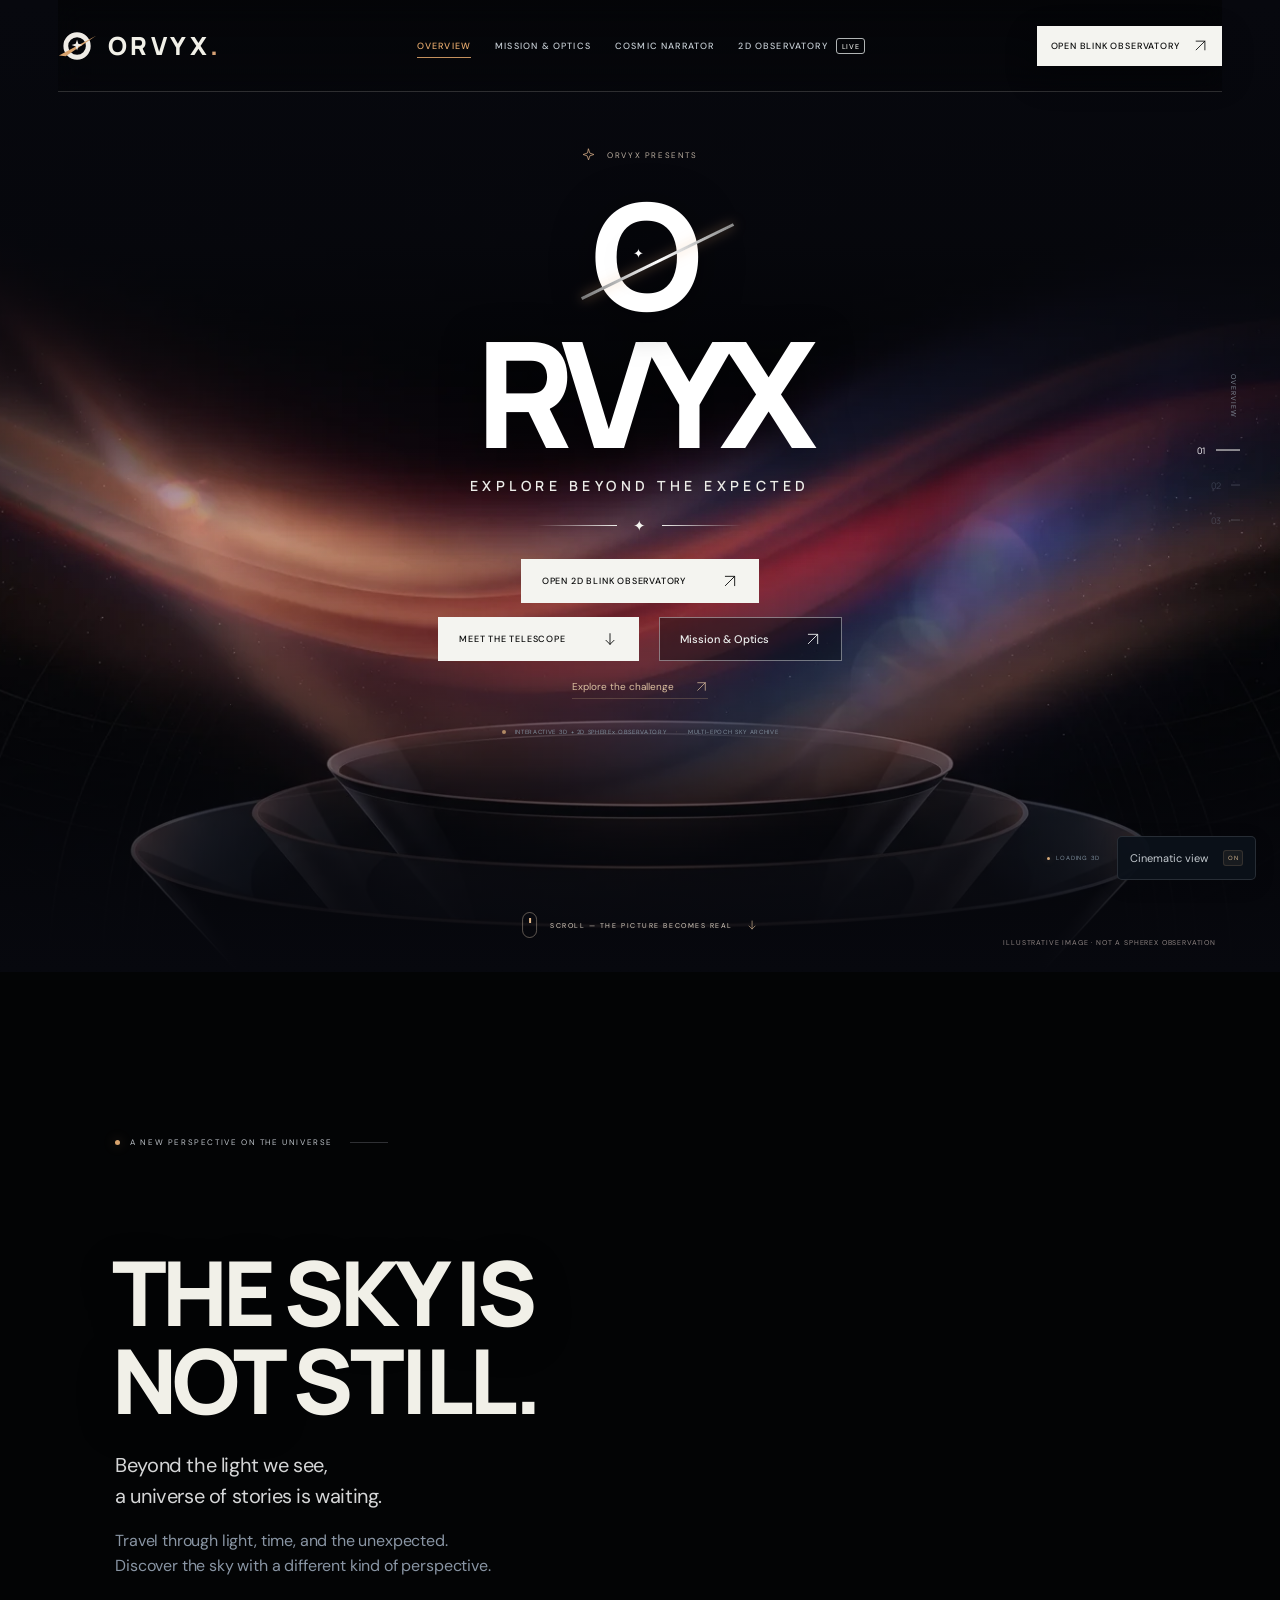
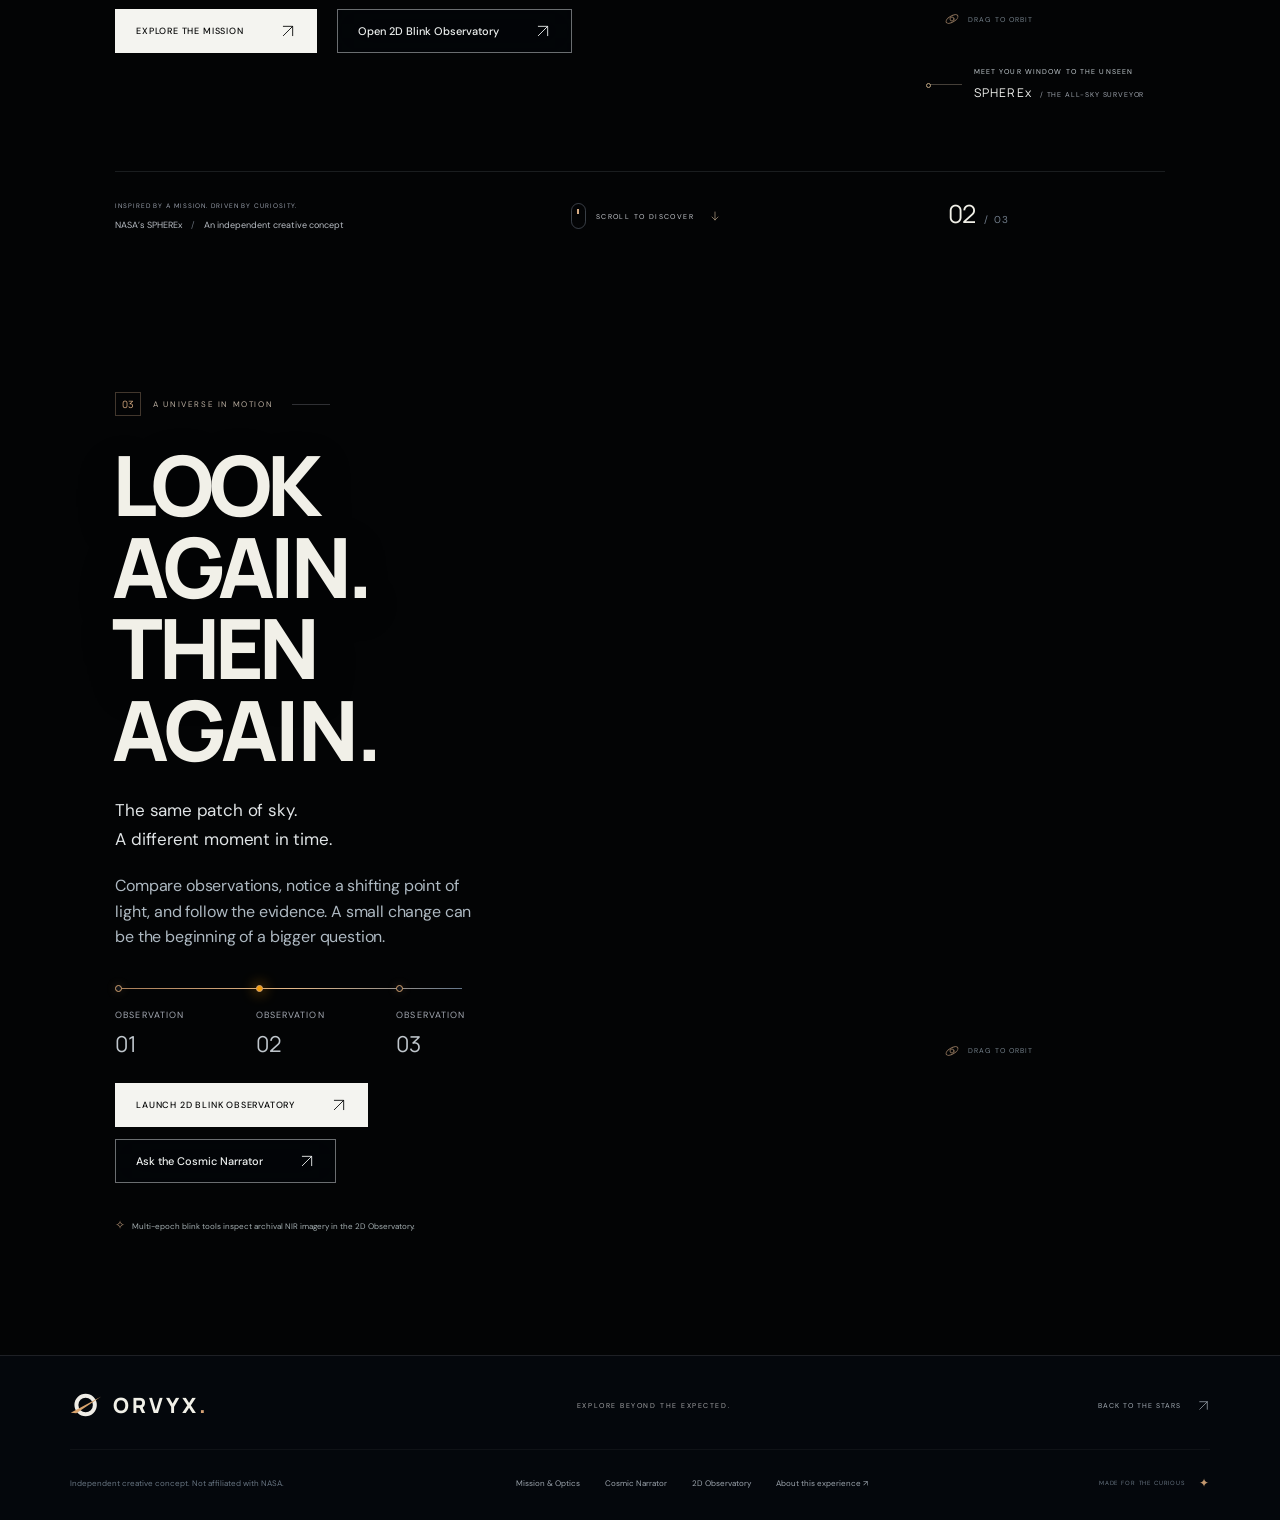
<file: frontend/index.html>
<!DOCTYPE html>
<html lang="en">
<head>
  <meta charset="utf-8">
  <style>@media (prefers-reduced-motion:no-preference){@view-transition{navigation:auto}}</style>
  <meta name="viewport" content="width=device-width,initial-scale=1">
  <meta name="theme-color" content="#05080d">
  <meta name="description" content="Explore the universe in near-infrared light with ORVYX, inspired by NASA's SPHEREx all-sky mission.">
  <title>ORVYX — Beyond the expected</title>
  <link rel="icon" href="assets/favicon.svg" type="image/svg+xml">
  <link rel="preload" href="assets/fonts/manrope-bold.woff2" as="font" type="font/woff2" crossorigin>
  <link rel="preload" href="assets/narrative-finale.webp" as="image">
  <link rel="expect" href="#top" blocking="render">
  <link rel="stylesheet" href="visual-theme.css">
  <link rel="stylesheet" href="style.css?v=cinematic-4">
</head>
<body>
  <svg class="icon-library" xmlns="http://www.w3.org/2000/svg" aria-hidden="true"><defs>
    <symbol id="i-arrow" viewBox="0 0 24 24"><path d="M5 19 19 5M5 5h14v14"/></symbol>
    <symbol id="i-down" viewBox="0 0 24 24"><path d="M12 4v16m-6-6 6 6 6-6"/></symbol>
    <symbol id="i-spark" viewBox="0 0 24 24"><path d="m12 2 2.5 7.5L22 12l-7.5 2.5L12 22l-2.5-7.5L2 12l7.5-2.5Z"/></symbol>
    <symbol id="i-close" viewBox="0 0 24 24"><path d="m6 6 12 12M6 18 18 6"/></symbol>
    <symbol id="i-orbit" viewBox="0 0 24 24"><ellipse cx="12" cy="12" rx="10" ry="4.5" transform="rotate(-30 12 12)"/><circle cx="12" cy="12" r="3"/></symbol>
    <symbol id="i-menu" viewBox="0 0 24 24"><path d="M4 8h16M4 16h16"/></symbol>
  </defs></svg>
  <a class="skip-link" href="#main">Skip to content</a>
  <div class="scene-stage" aria-hidden="true"><canvas id="scene"></canvas><div class="safe-bloom" id="safeBloom"></div><div class="scene-shade"></div><div class="scene-grain"></div></div>
  <svg class="instrument-marks" aria-hidden="true" viewBox="0 0 400 400"><g fill="none" stroke="currentColor" stroke-width=".7"><circle cx="200" cy="200" r="145"/><circle cx="200" cy="200" r="165"/><circle cx="200" cy="200" r="185"/><path d="M200 10v14 M233 13l-3 14 M265 21l-5 14 M295 35l-7 12"/></g></svg>
  <div class="reading-progress" aria-hidden="true"><span id="readingProgress"></span></div>

  <header class="site-header">
    <a href="index.html" class="brand" aria-label="ORVYX home"><svg class="brand-mark" width="39" height="32" viewBox="0 0 43 34" aria-hidden="true"><circle cx="21" cy="17" r="12.4" fill="none" stroke="currentColor" stroke-width="5.3"/><path d="M1 27.5 42 5.7 8.5 28.2Z" fill="#d9a36d"/><path d="m21 10 1.4 4.5L27 16l-4.6 1.5L21 22l-1.5-4.5L15 16l4.5-1.5Z" fill="currentColor"/></svg><span>ORVYX</span><span class="brand-period">.</span></a>
    <nav class="desktop-nav" aria-label="Main navigation">
      <a href="index.html" class="is-active" aria-current="page">Overview</a>
      <a href="mission.html">Mission &amp; Optics</a>
      <a href="narrator.html">Cosmic Narrator</a>
      <a href="explorer.html" id="navObservatoryLink">2D Observatory <span class="new-tag">LIVE</span></a>
    </nav>
    <div class="header-actions"><a class="header-launch" id="headerObservatoryBtn" href="explorer.html">Open Blink Observatory <svg class="icon"><use href="#i-arrow"/></svg></a><button class="menu-button icon-button" id="menuButton" aria-label="Open navigation" aria-expanded="false" aria-controls="mobileNav"><svg class="icon"><use href="#i-menu"/></svg></button></div>
  </header>
  <nav class="mobile-nav" id="mobileNav" aria-label="Mobile navigation" hidden>
    <a href="index.html" class="is-active" aria-current="page">Overview <span>01</span></a>
    <a href="mission.html">Mission &amp; Optics <span>02</span></a>
    <a href="narrator.html">Cosmic Narrator <span>03</span></a>
    <a href="explorer.html">2D Blink Observatory <span>04</span></a>
  </nav>

  <aside class="chapter-nav" aria-label="Page sections"><span class="rail-title">OVERVIEW</span><a href="#top" class="chapter active" data-chapter-target="intro" aria-label="Section 1: ORVYX" aria-current="step"><span>01</span><i></i></a><a href="#telescope" class="chapter" data-chapter-target="telescope" aria-label="Section 2: The telescope"><span>02</span><i></i></a><a href="#compare" class="chapter" data-chapter-target="compare" aria-label="Section 3: A universe in motion"><span>03</span><i></i></a></aside>

  <main id="main">
    <section class="story-section closing-section finale-section intro-section" id="top" data-scene="intro" aria-labelledby="introTitle">
      <div class="finale-image" aria-hidden="true"></div>
      <div class="story-copy closing-copy finale-copy intro-copy">
        <div class="eyebrow"><svg class="icon"><use href="#i-spark"/></svg> ORVYX PRESENTS</div>
        <h2 id="introTitle" class="finale-logo"><span class="finale-o">O<span>✦</span></span>RVYX</h2>
        <p class="finale-tagline">EXPLORE BEYOND THE EXPECTED</p>
        <div class="finale-divider"><i></i><span>✦</span><i></i></div>
        <div class="closing-actions"><a class="button button-light" id="introObservatoryBtn" href="explorer.html">Open 2D Blink Observatory <svg class="icon"><use href="#i-arrow"/></svg></a><a class="button button-light" href="#telescope">Meet the telescope <svg class="icon"><use href="#i-down"/></svg></a><a class="button button-ghost" href="mission.html">Mission &amp; Optics <svg class="icon"><use href="#i-arrow"/></svg></a><a class="inline-link" href="https://www.spaceappschallenge.org/2026/challenges/planet-x-and-spherex/" target="_blank" rel="noopener">Explore the challenge <svg class="icon"><use href="#i-arrow"/></svg></a></div>
        <div class="concept-label"><i></i> INTERACTIVE 3D + 2D SPHEREx OBSERVATORY <span>·</span> MULTI-EPOCH SKY ARCHIVE</div>
      </div>
      <a class="intro-scroll" href="#telescope" aria-label="Scroll to transition into the 3D telescope"><span class="scroll-track"><i></i></span><span>SCROLL — THE PICTURE BECOMES REAL</span><svg class="icon"><use href="#i-down"/></svg></a>
      <div class="finale-credit">ILLUSTRATIVE IMAGE · NOT A SPHEREX OBSERVATION</div>
    </section>

    <section class="story-section hero" id="telescope" data-scene="telescope" aria-labelledby="heroTitle">
      <div class="hero-topline"><span class="status-dot"></span><span>A NEW PERSPECTIVE ON THE UNIVERSE</span><span class="eyebrow-line"></span></div>
      <div class="story-copy hero-copy">
        <h1 id="heroTitle">The sky is<br>not <em>still.</em></h1>
        <p class="hero-description">Beyond the light we see,<br class="desktop-break"> a universe of stories is waiting.</p>
        <p class="hero-support">Travel through light, time, and the unexpected.<br>Discover the sky with a different kind of perspective.</p>
        <div class="hero-actions"><a href="mission.html" class="button button-light">Explore the mission <svg class="icon"><use href="#i-arrow"/></svg></a><a href="explorer.html" class="button button-ghost" id="heroObservatoryBtn">Open 2D Blink Observatory <svg class="icon"><use href="#i-arrow"/></svg></a></div>
      </div>
      <div class="object-hitbox" data-orbit-target="telescope" role="group" tabindex="0" aria-label="Interactive telescope. Drag or use left and right arrow keys to rotate; Home resets."><button class="orbit-hint" data-orbit-step type="button" aria-label="Rotate the telescope"><svg class="icon"><use href="#i-orbit"/></svg><span>DRAG TO ORBIT</span></button></div>
      <div class="object-caption"><span class="caption-tick"></span><div><span class="tiny-label">MEET YOUR WINDOW TO THE UNSEEN</span><strong>SPHEREx<span> / THE ALL-SKY SURVEYOR</span></strong></div></div>
      <div class="hero-bottom"><div class="mission-credit"><span class="tiny-label">INSPIRED BY A MISSION. DRIVEN BY CURIOSITY.</span><span>NASA’s SPHEREx <span class="credit-separator">/</span> An independent creative concept</span></div><a class="scroll-cue" href="#compare"><span class="scroll-track"><i></i></span><span>SCROLL TO DISCOVER</span><svg class="icon"><use href="#i-down"/></svg></a><span class="hero-index"><b>02</b><span>/ 03</span></span></div>
    </section>

    <section class="story-section compare-section" id="compare" data-scene="compare" aria-labelledby="compareTitle">
      <div class="story-copy reveal"><div class="eyebrow"><span class="section-number">03</span> A UNIVERSE IN MOTION <span class="eyebrow-line"></span></div><h2 id="compareTitle">Look again.<br>Then <em>again.</em></h2><p>The same patch of sky.<br>A different moment in time.</p><p class="secondary-copy">Compare observations, notice a shifting point of light, and follow the evidence. A small change can be the beginning of a bigger question.</p><div class="observation-timeline" aria-label="Illustrative observations"><span class="timeline-track"></span><button type="button" data-observation="0" aria-pressed="false"><i></i><span>OBSERVATION</span><strong>01</strong></button><button type="button" data-observation="1" aria-pressed="true"><i></i><span>OBSERVATION</span><strong>02</strong></button><button type="button" data-observation="2" aria-pressed="false"><i></i><span>OBSERVATION</span><strong>03</strong></button></div><div class="subpage-actions"><a href="explorer.html" class="button button-light" id="compareObservatoryBtn">Launch 2D Blink Observatory <svg class="icon"><use href="#i-arrow"/></svg></a><a href="narrator.html" class="button button-ghost">Ask the Cosmic Narrator <svg class="icon"><use href="#i-arrow"/></svg></a></div><div class="science-note"><span>✧</span> Multi-epoch blink tools inspect archival NIR imagery in the 2D Observatory.</div></div>
      <div class="object-hitbox" data-orbit-target="observations" role="group" tabindex="0" aria-label="Interactive observation plates. Drag or use left and right arrow keys to rotate; Home resets."><button class="orbit-hint" data-orbit-step type="button" aria-label="Rotate observation plates"><svg class="icon"><use href="#i-orbit"/></svg><span>DRAG TO ORBIT</span></button></div>
    </section>
  </main>

  <footer class="site-footer"><div class="footer-top"><a class="brand" href="index.html" aria-label="ORVYX home"><svg class="brand-mark" width="39" height="32" viewBox="0 0 43 34" aria-hidden="true"><circle cx="21" cy="17" r="12.4" fill="none" stroke="currentColor" stroke-width="5.3"/><path d="M1 27.5 42 5.7 8.5 28.2Z" fill="#d9a36d"/></svg><span>ORVYX</span><span class="brand-period">.</span></a><span class="footer-tagline">EXPLORE BEYOND THE EXPECTED.</span><a class="back-top" href="#top">BACK TO THE STARS <svg class="icon"><use href="#i-arrow"/></svg></a></div><div class="footer-bottom"><span>Independent creative concept. Not affiliated with NASA.</span><div><a href="mission.html">Mission &amp; Optics</a><a href="narrator.html">Cosmic Narrator</a><a href="explorer.html">2D Observatory</a><button id="creditsButton">About this experience ↗</button></div><span>MADE FOR THE CURIOUS <span class="footer-star">✦</span></span></div></footer>

  <div class="visual-dock" id="visualDock"><span class="realtime-status"><i></i><span id="renderStatus">LOADING 3D</span></span><button class="visual-toggle" id="visualToggle" popovertarget="visualPanel" aria-expanded="false">Cinematic view <span class="look-status" id="lookStatus">ON</span></button></div>
  <div class="visual-panel" id="visualPanel" popover="auto" aria-labelledby="lookName"><div class="panel-heading"><h3 id="lookName">Cinematic finish</h3><button class="icon-button" id="closeVisual" popovertarget="visualPanel" popovertargetaction="hide" aria-label="Close visual settings">×</button></div><label class="setting-row"><strong>Cinematic finish</strong><input id="finishToggle" type="checkbox"></label><label class="range-setting"><div>Ambient glow <output id="atmosphereValue"></output></div><input id="atmosphereRange" type="range" min="0" max="100"></label><label class="range-setting"><div>Film grain <output id="grainValue"></output></div><input id="grainRange" type="range" min="0" max="100"></label><label class="setting-row compact">Render quality <select id="qualitySelect"><option value="auto">Auto</option><option value="high">High</option><option value="efficient">Efficient</option></select></label><label class="setting-row"><strong>Ambient motion <small id="motionNote"></small></strong><input id="motionToggle" type="checkbox" aria-describedby="motionNote"></label><div class="panel-actions"><button id="compareLook" type="button">Hold to compare</button><button id="resetLook" type="button">Reset</button></div><p class="panel-footnote">Illustrative visual finish; scientific data is unchanged.</p></div>

  <dialog id="explorerDialog" class="experience-dialog"><button class="dialog-close icon-button" data-close-dialog aria-label="Close dialog"><svg class="icon"><use href="#i-close"/></svg></button><div class="dialog-orbit" aria-hidden="true"><svg class="icon"><use href="#i-orbit"/></svg></div><div class="eyebrow">LIVE SCIENTIFIC OBSERVATORY</div><h2>The next<br><em>perspective.</em></h2><p>Launch the ORVYX 2D SPHEREx Blink Observatory to inspect all five NASA challenge targets, stretch WiseView asinh radiometry, compare multi-epoch dipole difference frames, and query the Cosmic Narrator.</p><div class="dialog-note"><i></i> Interactive 2D SPHEREx Blink Workspace ready.</div><a class="button button-light" href="explorer.html">Open 2D Blink Observatory <svg class="icon"><use href="#i-arrow"/></svg></a><p><a class="inline-link" href="mission.html">Explore Mission &amp; Optics <svg class="icon"><use href="#i-arrow"/></svg></a></p><p><a class="inline-link" href="https://www.spaceappschallenge.org/2026/challenges/planet-x-and-spherex/" target="_blank" rel="noopener">Read the official challenge ↗</a></p></dialog>
  <dialog id="creditsDialog" class="experience-dialog credits-dialog"><button class="dialog-close icon-button" data-close-dialog aria-label="Close dialog"><svg class="icon"><use href="#i-close"/></svg></button><div class="eyebrow">BEHIND THE EXPERIENCE</div><h2>Wonder, with<br><em>perspective.</em></h2><p>A real-time Three.js scene using the supplied artistic SPHEREx model, physically based materials, soft contact shading, and a calibrated optical color grade.</p><p>The star field, planets, light ribbons, and narrator sculpture are illustrative. They are not scientific observations. The model is not an official NASA engineering asset.</p><a class="inline-link" href="https://irsa.ipac.caltech.edu/Missions/spherex.html" target="_blank" rel="noopener">Explore the actual mission <svg class="icon"><use href="#i-arrow"/></svg></a></dialog>
  <div class="sr-only" id="announcer" role="status" aria-live="polite"></div>
  <script type="importmap">{"imports":{"three":"./three.module.js","three/addons/":"./addons/"}}</script>
  <script type="module" src="app.js?v=cinematic-4"></script>
  <script type="module" src="scene.js?v=cinematic-4"></script>
</body>
</html>
</file>
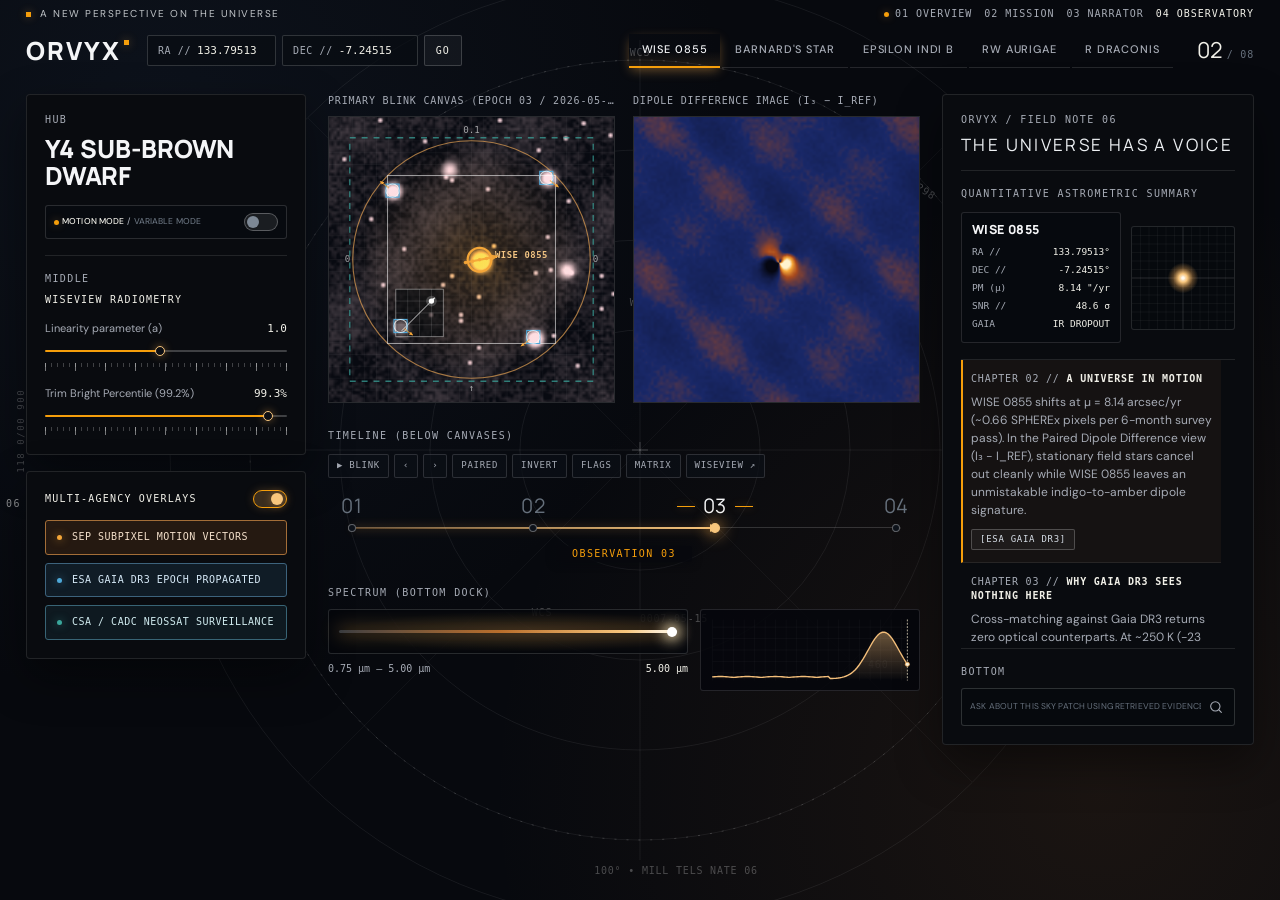
<file: frontend/explorer.html>
<!DOCTYPE html>
<html lang="en">
<head>
  <meta charset="utf-8">
  <style>@media (prefers-reduced-motion:no-preference){@view-transition{navigation:auto}}</style>
  <meta name="viewport" content="width=device-width, initial-scale=1">
  <meta name="theme-color" content="#07090e">
  <meta name="description" content="ORVYX 2D SPHEREx Blink Observatory — Multi-epoch infrared blink comparator, WiseView asinh radiometry, and grounded Cosmic Narrator.">
  <title>ORVYX — 2D SPHEREx Blink Observatory</title>
  <link rel="icon" href="assets/favicon.svg" type="image/svg+xml">
  <link rel="preload" href="assets/fonts/manrope-bold.woff2" as="font" type="font/woff2" crossorigin>
  <link rel="preload" href="assets/fonts/dm-sans.woff2" as="font" type="font/woff2" crossorigin>
  <link rel="expect" href="#observatoryMain" blocking="render">
  <link rel="stylesheet" href="visual-theme.css">
  <link rel="stylesheet" href="explorer.css?v=cinematic-4">
</head>
<body class="observatory-shell">
  <!-- Full-viewport WCS Polar Reticle Backdrop -->
  <svg class="wcs-backdrop" viewBox="0 0 1440 900" preserveAspectRatio="xMidYMid slice" aria-hidden="true">
    <g fill="none" stroke="rgba(255,255,255,0.065)" stroke-width="1">
      <circle cx="720" cy="450" r="120"/>
      <circle cx="720" cy="450" r="210"/>
      <circle cx="720" cy="450" r="300"/>
      <circle cx="720" cy="450" r="390"/>
      <circle cx="720" cy="450" r="470"/>
      <line x1="120" y1="450" x2="1320" y2="450"/>
      <line x1="720" y1="40" x2="720" y2="860"/>
    </g>
    <circle cx="720" cy="450" r="390" fill="none" stroke="rgba(255,255,255,0.16)" stroke-width="1" stroke-dasharray="2 10"/>
    <g fill="none" stroke="rgba(255,255,255,0.04)" stroke-width="1">
      <line x1="388" y1="118" x2="1052" y2="782"/>
      <line x1="388" y1="782" x2="1052" y2="118"/>
    </g>
    <g fill="none" stroke="rgba(255,255,255,0.22)" stroke-width="1">
      <line x1="712" y1="450" x2="728" y2="450"/>
      <line x1="720" y1="442" x2="720" y2="458"/>
    </g>
    <g fill="rgba(255,255,255,0.26)" font-size="10" font-family="ui-monospace, 'SFMono-Regular', Menlo, Monaco, Consolas, monospace" letter-spacing="0.08em">
      <text x="720" y="56" text-anchor="middle">WCS</text>
      <text x="720" y="306" text-anchor="middle">WCS</text>
      <text x="622" y="616" text-anchor="middle">WCS</text>
      <text x="956" y="162" transform="rotate(34 956 162)">2808.01298</text>
      <text x="342" y="446">170°</text>
      <text x="1092" y="446">90°</text>
      <text x="754" y="622" text-anchor="middle">0007-05-15</text>
      <text x="948" y="668">460</text>
      <text x="756" y="874" text-anchor="middle">100° • MILL TELS NATE 06</text>
    </g>
  </svg>

  <!-- Left Edge Vertical Telemetry Scale -->
  <div class="edge-telemetry" aria-hidden="true">
    <span>118 0/00 900</span>
    <span>06 —</span>
  </div>

  <!-- Tier 1 Micro-Bar -->
  <div class="top-micro-bar">
    <div>
      <span class="amber-square" aria-hidden="true"></span>
      <span>A NEW PERSPECTIVE ON THE UNIVERSE</span>
    </div>
    <nav class="page-switch" aria-label="Page switcher">
      <a id="apiDocsLink" class="api-status-pill" href="explorer.html" hidden aria-hidden="true" style="display:none"><span id="apiStatusDot" class="api-dot" aria-hidden="true"></span><span id="apiStatusText">CALIBRATED</span></a>
      <a href="index.html" class="page-step" title="Overview"><span class="amber-dot" aria-hidden="true"></span>01 Overview</a>
      <a href="mission.html" class="page-step" title="Mission & Optics">02 Mission</a>
      <a href="narrator.html" class="page-step" title="Cosmic Narrator">03 Narrator</a>
      <span class="page-step is-current" aria-current="page">04 Observatory</span>
    </nav>
  </div>

  <!-- Tier 2 Main Header -->
  <header class="main-header">
    <div class="header-brand-group">
      <a href="index.html" class="orvyx-wordmark">ORVYX<span class="amber-pip" aria-hidden="true"></span></a>
      <form id="coordForm" class="coord-form" novalidate>
        <label class="coord-field">
          <span>RA //</span>
          <input id="raInput" name="ra" type="text" inputmode="decimal" value="133.79513" aria-label="Right Ascension in degrees">
        </label>
        <label class="coord-field">
          <span>DEC //</span>
          <input id="decInput" name="dec" type="text" inputmode="decimal" value="-7.24515" aria-label="Declination in degrees">
        </label>
        <button id="coordGoBtn" type="submit" class="coord-go-btn" title="Query coordinates">GO</button>
      </form>
    </div>

    <nav class="target-tabs" aria-label="NASA challenge targets">
      <button type="button" class="target-tab is-active" data-target="wise_0855" aria-current="true">WISE 0855</button>
      <button type="button" class="target-tab" data-target="barnards_star">BARNARD'S STAR</button>
      <button type="button" class="target-tab" data-target="epsilon_indi_b">EPSILON INDI B</button>
      <button type="button" class="target-tab" data-target="rw_aurigae">RW AURIGAE</button>
      <button type="button" class="target-tab" data-target="r_draconis">R DRACONIS</button>
    </nav>

    <div class="header-counter" aria-hidden="true">
      <strong>02</strong><span>/ 08</span>
    </div>
  </header>

  <!-- Main 3-Column Observatory Workspace -->
  <main class="observatory-grid" id="observatoryMain">
    <!-- Left Rail: HUB + MIDDLE / WISEVIEW RADIOMETRY, MULTI-AGENCY OVERLAYS -->
    <aside class="left-rail" aria-label="Target controls and archive overlays">
      <!-- Cards 1 & 2: HUB + MIDDLE / WISEVIEW RADIOMETRY -->
      <section class="rail-card" aria-labelledby="targetClassTitle">
        <div class="hub-section">
          <span class="card-kicker">HUB</span>
          <h1 id="targetClassTitle" class="hub-title">Y4 SUB-BROWN DWARF</h1>
          <label class="mode-switch-row" for="modeSwitch">
            <span id="modeSwitchLabel">
              <em class="amber-dot" aria-hidden="true"></em><span data-mode="motion" class="is-on">MOTION MODE</span> / <span data-mode="variability">VARIABLE MODE</span>
            </span>
            <input id="modeSwitch" type="checkbox" switch class="ui-switch" aria-label="Toggle Variability Mode">
          </label>
        </div>

        <div class="radiometry-section">
          <span class="card-kicker">MIDDLE</span>
          <div class="radiometry-subtitle">WISEVIEW RADIOMETRY</div>

          <div class="radiometry-control">
            <div class="radiometry-header">
              <label for="linearityRange">Linearity parameter (a)</label>
              <output id="linearityValue" for="linearityRange">1.0</output>
            </div>
            <input id="linearityRange" type="range" min="0.1" max="2.0" step="0.05" value="1.0" class="obs-range">
            <div class="tick-ruler" aria-hidden="true"></div>
          </div>

          <div class="radiometry-control">
            <div class="radiometry-header">
              <label for="trimRange">Trim Bright Percentile (99.2%)</label>
              <output id="trimValue" for="trimRange">99.3%</output>
            </div>
            <input id="trimRange" type="range" min="90.0" max="99.9" step="0.1" value="99.3" class="obs-range">
            <div class="tick-ruler" aria-hidden="true"></div>
          </div>
        </div>
      </section>

      <!-- Card 3: MULTI-AGENCY OVERLAYS -->
      <section class="rail-card" aria-label="Multi-agency archive overlays">
        <div class="overlays-header">
          <label for="overlaysMasterSwitch">MULTI-AGENCY OVERLAYS</label>
          <input id="overlaysMasterSwitch" type="checkbox" switch checked class="ui-switch">
        </div>
        <div class="overlays-list">
          <button type="button" class="overlay-pill overlay-pill--motion" data-layer="motion" aria-pressed="true">
            <span class="pill-dot" aria-hidden="true"></span>
            <span>SEP SUBPIXEL MOTION VECTORS</span>
          </button>
          <button type="button" class="overlay-pill overlay-pill--gaia" data-layer="gaia" aria-pressed="true">
            <span class="pill-dot" aria-hidden="true"></span>
            <span>ESA GAIA DR3 EPOCH PROPAGATED</span>
          </button>
          <button type="button" class="overlay-pill overlay-pill--neossat" data-layer="neossat" aria-pressed="true">
            <span class="pill-dot" aria-hidden="true"></span>
            <span>CSA / CADC NEOSSAT SURVEILLANCE</span>
          </button>
        </div>
      </section>
    </aside>

    <!-- Center Stage: Dual Canvases, Timeline Dock, Spectrum Bottom Dock -->
    <section class="center-stage" aria-label="Blink viewports, observation timeline, and spectral energy distribution">
      <div class="dual-viewports" id="dualViewports">
        <!-- Left Frame: Primary Blink Canvas -->
        <div id="primaryFrame" class="viewport-frame">
          <div class="viewport-heading">
            PRIMARY BLINK CANVAS (EPOCH <span id="primaryEpochNum">03</span> / <span id="primaryEpochDate">2026-05-15</span>)
          </div>
          <div class="canvas-box" id="primaryCanvasBox">
            <canvas id="primaryCanvas" width="384" height="384"></canvas>
            <svg id="primaryOverlaySvg" viewBox="0 0 96 96" aria-label="WCS astrometric overlay and source markers">
              <defs>
                <radialGradient id="apertureGlow" cx="50%" cy="50%" r="50%">
                  <stop offset="0%" stop-color="rgba(232,164,84,0.18)"/>
                  <stop offset="68%" stop-color="rgba(232,164,84,0.07)"/>
                  <stop offset="100%" stop-color="rgba(232,164,84,0)"/>
                </radialGradient>
                <marker id="insetArrowHead" viewBox="0 0 10 10" refX="7" refY="5" markerWidth="4" markerHeight="4" orient="auto">
                  <path d="M 0 1.5 L 10 5 L 0 8.5 z" fill="rgba(255,255,255,0.86)"/>
                </marker>
                <marker id="motionVecArrow" viewBox="0 0 10 10" refX="7" refY="5" markerWidth="4" markerHeight="4" orient="auto-start-reverse">
                  <path d="M 0 1 L 10 5 L 0 9 z" fill="#f5a638"/>
                </marker>
              </defs>

              <!-- Fine 24x24 WCS grid (step=4) -->
              <path
                d="M4 0V96M8 0V96M12 0V96M16 0V96M20 0V96M24 0V96M28 0V96M32 0V96M36 0V96M40 0V96M44 0V96M48 0V96M52 0V96M56 0V96M60 0V96M64 0V96M68 0V96M72 0V96M76 0V96M80 0V96M84 0V96M88 0V96M92 0V96M0 4H96M0 8H96M0 12H96M0 16H96M0 20H96M0 24H96M0 28H96M0 32H96M0 36H96M0 40H96M0 44H96M0 48H96M0 52H96M0 56H96M0 60H96M0 64H96M0 68H96M0 72H96M0 76H96M0 80H96M0 84H96M0 88H96M0 92H96"
                fill="none"
                stroke="rgba(255,255,255,0.06)"
                stroke-width="0.22"
              />

              <!-- Warm aperture glow circle -->
              <circle cx="48" cy="48" r="40" fill="url(#apertureGlow)" stroke="rgba(232,164,84,0.68)" stroke-width="0.38"/>

              <!-- Inscribed square -->
              <rect x="19.7" y="19.7" width="56.6" height="56.6" fill="none" stroke="rgba(255,255,255,0.58)" stroke-width="0.32"/>

              <!-- Cardinal markers -->
              <g fill="rgba(255,255,255,0.62)" font-size="3.1" font-family="ui-monospace, 'SFMono-Regular', Menlo, Monaco, Consolas, monospace" text-anchor="middle">
                <text x="48" y="5.5">0.1</text>
                <text x="6.2" y="48.8">0</text>
                <text x="89.8" y="48.8">0</text>
                <text x="48" y="92.2">↑</text>
              </g>

              <!-- Lower-left inset coordinate box (x=22.5, y=58, w=16, h=16) -->
              <g>
                <rect x="22.5" y="58" width="16" height="16" fill="rgba(7,9,14,0.56)" stroke="rgba(255,255,255,0.48)" stroke-width="0.28"/>
                <path d="M26.5 58V74M30.5 58V74M34.5 58V74M22.5 62H38.5M22.5 66H38.5M22.5 70H38.5" fill="none" stroke="rgba(255,255,255,0.2)" stroke-width="0.2"/>
                <line x1="24.5" y1="72" x2="35.5" y2="61" stroke="rgba(255,255,255,0.82)" stroke-width="0.32" marker-end="url(#insetArrowHead)"/>
                <circle cx="34.5" cy="62" r="1.8" fill="rgba(255,255,255,0.2)"/>
                <circle cx="34.5" cy="62" r="0.9" fill="#ffffff"/>
              </g>

              <!-- Dynamic Sources & Multi-Agency Overlays -->
              <g id="sourcesLayer"></g>
            </svg>
            <div id="hoverTelemetryBar" aria-live="polite"></div>
          </div>
        </div>

        <!-- Right Frame: Dipole Difference Image -->
        <div id="dipoleFrame" class="viewport-frame">
          <div class="viewport-heading">
            DIPOLE DIFFERENCE IMAGE (<span id="diffLabel">I₃ − I_REF</span>)
          </div>
          <div class="canvas-box">
            <canvas id="dipoleCanvas" width="384" height="384"></canvas>
          </div>
        </div>
      </div>

      <!-- Timeline Dock -->
      <section class="timeline-dock" aria-label="Multi-epoch timeline and comparator controls">
        <div class="timeline-header">
          <span class="card-kicker">TIMELINE (BELOW CANVASES)</span>
          <div class="timeline-controls">
            <button id="blinkPlayBtn" type="button" class="timeline-btn" aria-pressed="false">▶ BLINK</button>
            <button id="prevEpochBtn" type="button" class="timeline-btn" aria-label="Previous epoch">‹</button>
            <button id="nextEpochBtn" type="button" class="timeline-btn" aria-label="Next epoch">›</button>
            <button id="displayModeBtn" type="button" class="timeline-btn" title="Cycle viewport display mode">PAIRED</button>
            <div id="detectorSwitcher" role="group" aria-label="SPHEREx detector stack" hidden>
              <button type="button" class="is-active" data-detector="1">D1</button>
              <button type="button" data-detector="2">D2</button>
              <button type="button" data-detector="3">D3</button>
              <button type="button" data-detector="4">D4</button>
              <button type="button" data-detector="5">D5</button>
              <button type="button" data-detector="6">D6</button>
            </div>
            <button id="invertBtn" type="button" class="timeline-btn" aria-pressed="false">INVERT</button>
            <button id="flagsBtn" type="button" class="timeline-btn" aria-pressed="false">FLAGS</button>
            <button type="button" command="show-modal" commandfor="benchmarksDialog" id="matrixBtn" class="timeline-btn">MATRIX</button>
            <a id="wiseviewLink" class="timeline-btn" href="http://byw.tools/wiseview#ra=133.795130&dec=-7.245150&size=288&band=2&speed=150&linear=0.15&gaia=1" target="_blank" rel="noopener noreferrer">WISEVIEW ↗</a>
          </div>
        </div>

        <div class="timeline-track">
          <div class="timeline-baseline" aria-hidden="true"></div>
          <div id="timelineArrow" aria-hidden="true"></div>
          <div class="timeline-nodes">
            <button type="button" class="epoch-node" data-epoch="0">
              <span class="epoch-num">01</span>
              <span class="epoch-dot" aria-hidden="true"></span>
            </button>
            <button type="button" class="epoch-node" data-epoch="1">
              <span class="epoch-num">02</span>
              <span class="epoch-dot" aria-hidden="true"></span>
            </button>
            <button type="button" class="epoch-node is-active" data-epoch="2" aria-current="step">
              <span class="epoch-num">03</span>
              <span class="epoch-dot" aria-hidden="true"></span>
            </button>
            <button type="button" class="epoch-node" data-epoch="3">
              <span class="epoch-num">04</span>
              <span class="epoch-dot" aria-hidden="true"></span>
            </button>
          </div>
        </div>
        <div id="timelineCaption">OBSERVATION 03</div>
      </section>

      <!-- Spectrum Bottom Dock -->
      <section class="spectrum-dock" aria-label="SPHEREx 102-channel spectrum scrubber">
        <span class="card-kicker">SPECTRUM (BOTTOM DOCK)</span>
        <div class="spectrum-dock-grid">
          <div class="spectrum-bar-panel">
            <div class="spectrum-chamber">
              <input id="wavelengthRange" type="range" min="0.75" max="5.00" step="0.01" value="5.00" class="spectrum-range" aria-label="LVF Wavelength Scrubber in micrometers">
            </div>
            <div class="spectrum-labels">
              <span>0.75 µm — 5.00 µm</span>
              <output id="wavelengthValue" for="wavelengthRange">5.00 µm</output>
            </div>
          </div>
          <div class="spectrum-plot-panel">
            <svg id="sedChartSvg" viewBox="0 0 220 72" aria-label="102-channel SPHEREx spectral energy distribution"></svg>
          </div>
        </div>
      </section>
    </section>

    <!-- Right Rail: Field Note 06, Astrometric Summary, Narrative Chapters, Ask Input -->
    <aside class="right-rail" aria-label="Cosmic Narrator field notes and astrometric summary">
      <div class="rail-card right-rail-card">
        <header class="field-note-header">
          <span class="card-kicker">ORVYX / FIELD NOTE 06</span>
          <h2>THE UNIVERSE HAS A VOICE</h2>
        </header>

        <section aria-label="Quantitative astrometric summary">
          <span class="card-kicker">QUANTITATIVE ASTROMETRIC SUMMARY</span>
          <div class="summary-split">
            <table id="astrometricSummaryTable" aria-label="Target astrometric metrics">
              <thead>
                <tr>
                  <th colspan="2" scope="colgroup">
                    <div class="summary-target-name" id="summarySourceName">WISE 0855</div>
                  </th>
                </tr>
              </thead>
              <tbody>
                <tr><th scope="row">RA //</th><td>133.79513°</td></tr>
                <tr><th scope="row">DEC //</th><td>-7.24515°</td></tr>
                <tr><th scope="row">PM (µ)</th><td>8.14 "/yr</td></tr>
                <tr><th scope="row">SNR //</th><td>48.6 σ</td></tr>
                <tr><th scope="row">GAIA</th><td>IR DROPOUT</td></tr>
              </tbody>
            </table>
            <div class="summary-reticle-box" aria-hidden="true">
              <svg viewBox="0 0 120 120">
                <defs>
                  <radialGradient id="summaryStarGlow" cx="50%" cy="50%" r="50%">
                    <stop offset="0%" stop-color="#ffffff"/>
                    <stop offset="28%" stop-color="#f8c67d"/>
                    <stop offset="65%" stop-color="rgba(232,164,84,0.34)"/>
                    <stop offset="100%" stop-color="rgba(232,164,84,0)"/>
                  </radialGradient>
                </defs>
                <path
                  d="M10 0V120M20 0V120M30 0V120M40 0V120M50 0V120M70 0V120M80 0V120M90 0V120M100 0V120M110 0V120M0 10H120M0 20H120M0 30H120M0 40H120M0 50H120M0 70H120M0 80H120M0 90H120M0 100H120M0 110H120"
                  fill="none"
                  stroke="rgba(255,255,255,0.08)"
                  stroke-width="0.6"
                />
                <line x1="60" y1="0" x2="60" y2="120" stroke="rgba(255,255,255,0.2)" stroke-width="0.8"/>
                <line x1="0" y1="60" x2="120" y2="60" stroke="rgba(255,255,255,0.2)" stroke-width="0.8"/>
                <circle cx="60" cy="60" r="18" fill="url(#summaryStarGlow)"/>
                <circle cx="60" cy="60" r="1.9" fill="#fffaf0"/>
              </svg>
            </div>
          </div>
        </section>

        <div id="narratorChaptersList" aria-label="Grounded narrative chapters"></div>

        <section class="ask-section" aria-label="Ask about this sky patch">
          <span class="card-kicker">BOTTOM</span>
          <form id="askPatchForm" class="ask-form" novalidate>
            <input id="askPatchInput" type="text" placeholder="ASK ABOUT THIS SKY PATCH USING RETRIEVED EVIDENCE" aria-label="Ask about this sky patch">
            <button id="askPatchSubmit" type="submit" aria-label="Submit question">
              <svg viewBox="0 0 24 24" width="16" height="16" fill="none" stroke="currentColor" stroke-width="1.6" stroke-linecap="round" stroke-linejoin="round" aria-hidden="true">
                <circle cx="11" cy="11" r="7"/>
                <path d="m20 20-3.5-3.5"/>
              </svg>
            </button>
          </form>
          <div id="askPatchResponse" hidden>
            <button type="button" id="askResponseClose" class="ask-response-close" aria-label="Dismiss answer">×</button>
            <div id="askResponseText"></div>
          </div>
        </section>
      </div>
    </aside>
  </main>

  <!-- Scientific Benchmark Matrix Dialog -->
  <dialog id="benchmarksDialog" closedby="any" aria-labelledby="benchmarksTitle">
    <div class="dialog-header">
      <div>
        <span class="card-kicker">SCIENTIFIC VALIDATION &amp; JUDGING BENCHMARKS</span>
        <h2 id="benchmarksTitle">5 Mandatory NASA Challenge Targets + Negative Control</h2>
      </div>
      <div class="dialog-actions">
        <span id="benchmarksApiBadge" class="benchmarks-api-badge">5+1 SUITE READY</span>
        <button type="button" id="runVerificationsBtn" class="dialog-action-btn">Run 5 Verifications ↻</button>
        <a id="dialogApiDocsLink" href="explorer.html" hidden aria-hidden="true" style="display:none" class="dialog-action-btn">Archive Reference</a>
        <button type="button" class="dialog-close-btn" command="close" commandfor="benchmarksDialog">Close ✕</button>
      </div>
    </div>
    <div class="benchmarks-table-wrap">
      <table class="benchmarks-table">
        <thead>
          <tr>
            <th scope="col">Target Name</th>
            <th scope="col">Test Mode</th>
            <th scope="col">Catalog µ ("/yr)</th>
            <th scope="col">Measured SEP µ ("/yr)</th>
            <th scope="col">Variability χ²</th>
            <th scope="col">Gaia DR3 Status</th>
            <th scope="col">Verification Status</th>
            <th scope="col">Action</th>
          </tr>
        </thead>
        <tbody id="benchmarksTableBody"></tbody>
      </table>
    </div>
  </dialog>

  <script src="explorer.js" defer></script>
</body>
</html>
</file>
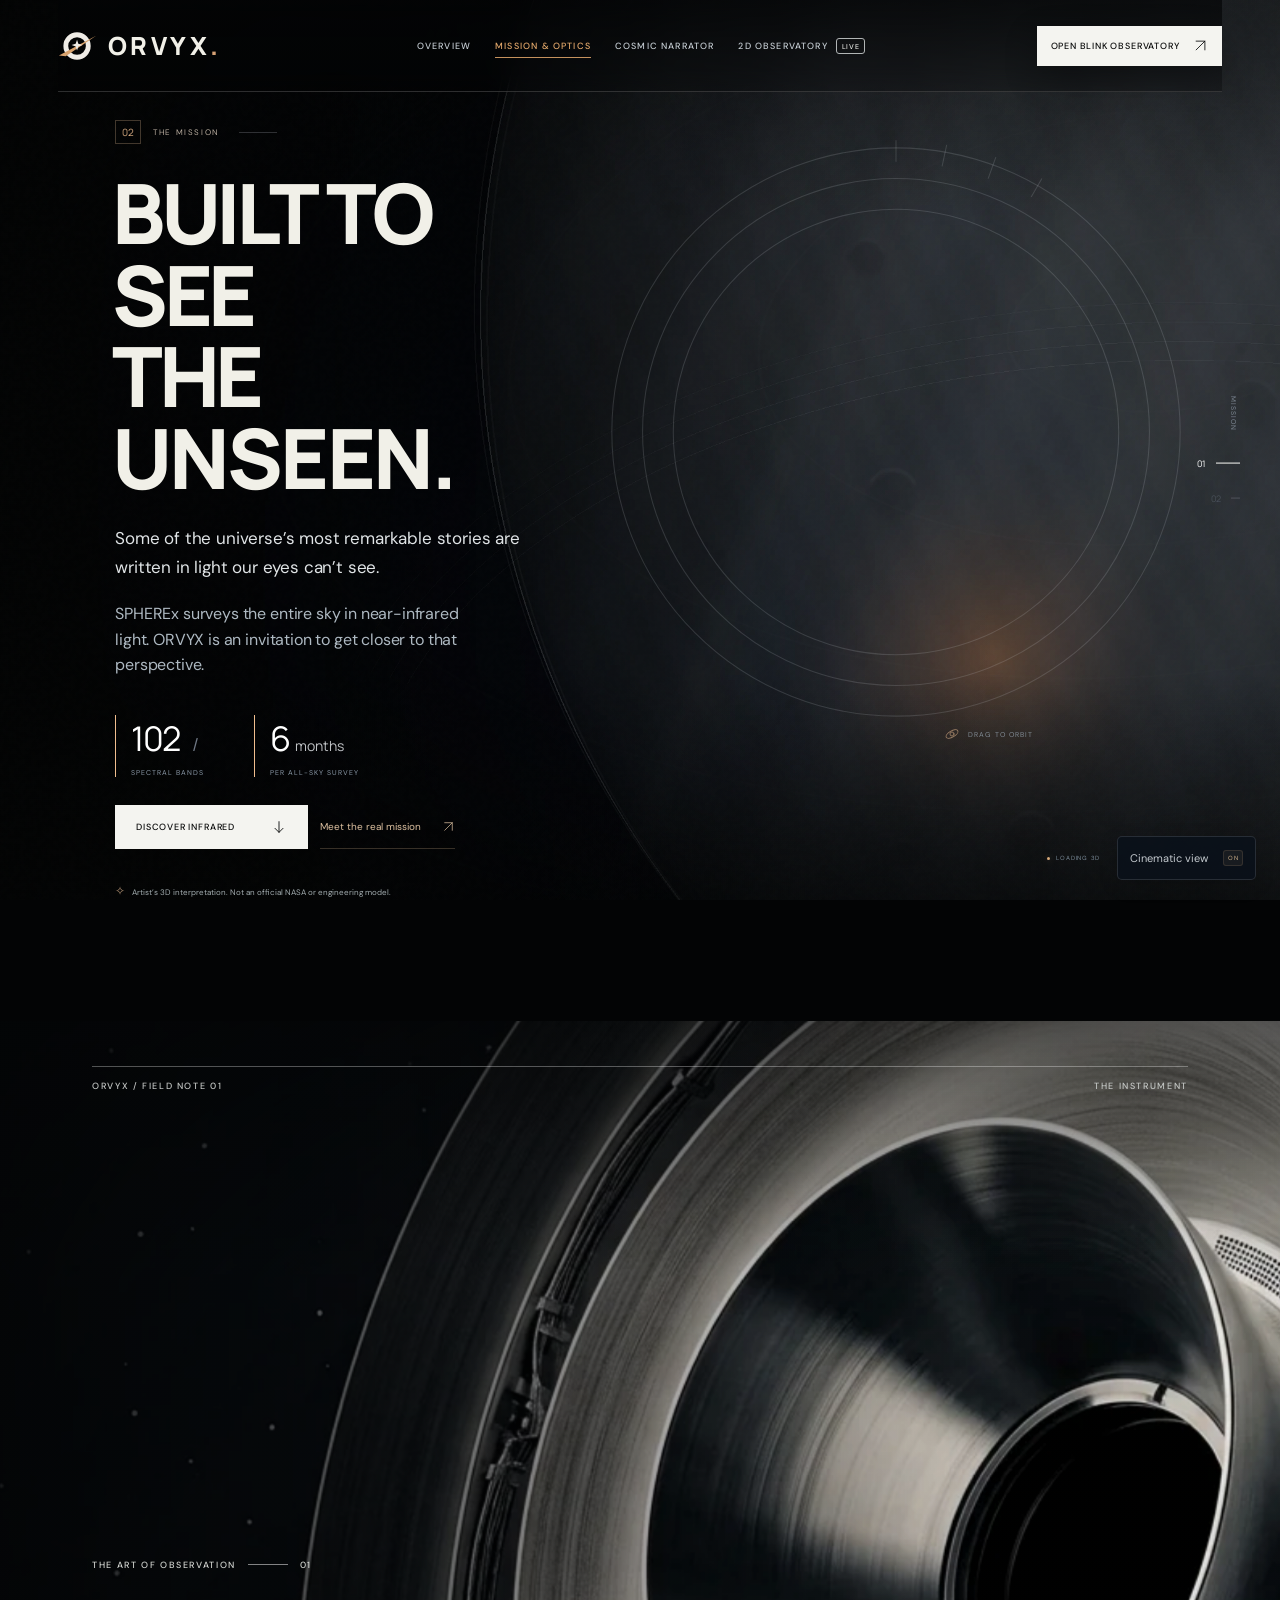
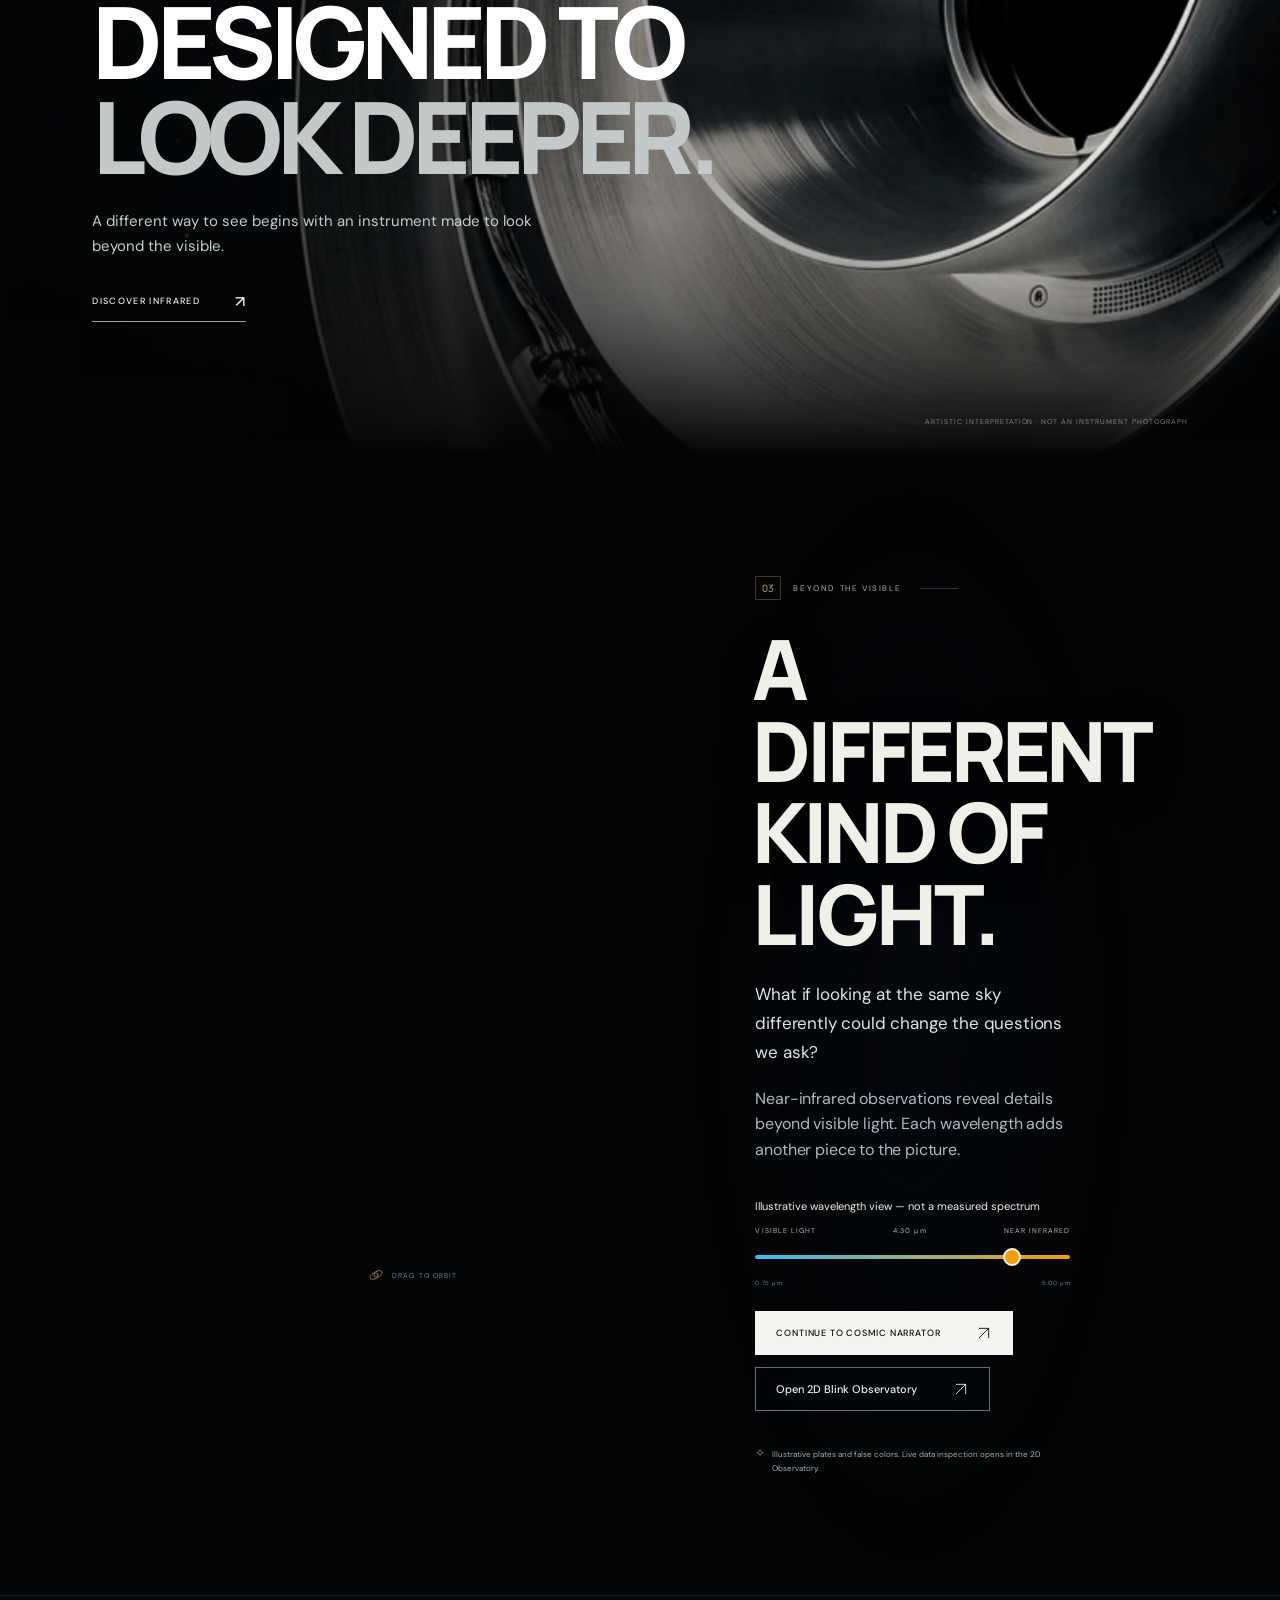
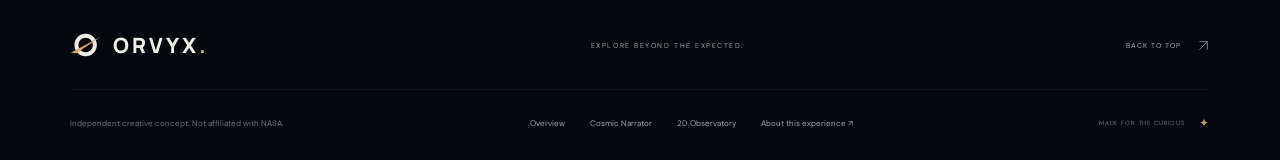
<file: frontend/mission.html>
<!DOCTYPE html>
<html lang="en">
<head>
  <meta charset="utf-8">
  <style>@media (prefers-reduced-motion:no-preference){@view-transition{navigation:auto}}</style>
  <meta name="viewport" content="width=device-width,initial-scale=1">
  <meta name="theme-color" content="#05080d">
  <meta name="description" content="Explore NASA SPHEREx mission optics, 102 spectral bands, and near-infrared sky discovery with ORVYX.">
  <title>ORVYX — Mission &amp; Optics</title>
  <link rel="icon" href="assets/favicon.svg" type="image/svg+xml">
  <link rel="preload" href="assets/fonts/manrope-bold.woff2" as="font" type="font/woff2" crossorigin>
  <link rel="preload" href="assets/orbital-noir.webp" as="image" media="(min-width:701px)">
  <link rel="preload" href="assets/orbital-noir-mobile.webp" as="image" media="(max-width:700px)">
  <link rel="expect" href="#mission" blocking="render">
  <link rel="stylesheet" href="visual-theme.css">
  <link rel="stylesheet" href="style.css?v=cinematic-4">
</head>
<body>
  <svg class="icon-library" xmlns="http://www.w3.org/2000/svg" aria-hidden="true"><defs>
    <symbol id="i-arrow" viewBox="0 0 24 24"><path d="M5 19 19 5M5 5h14v14"/></symbol>
    <symbol id="i-down" viewBox="0 0 24 24"><path d="M12 4v16m-6-6 6 6 6-6"/></symbol>
    <symbol id="i-spark" viewBox="0 0 24 24"><path d="m12 2 2.5 7.5L22 12l-7.5 2.5L12 22l-2.5-7.5L2 12l7.5-2.5Z"/></symbol>
    <symbol id="i-close" viewBox="0 0 24 24"><path d="m6 6 12 12M6 18 18 6"/></symbol>
    <symbol id="i-orbit" viewBox="0 0 24 24"><ellipse cx="12" cy="12" rx="10" ry="4.5" transform="rotate(-30 12 12)"/><circle cx="12" cy="12" r="3"/></symbol>
    <symbol id="i-menu" viewBox="0 0 24 24"><path d="M4 8h16M4 16h16"/></symbol>
  </defs></svg>
  <a class="skip-link" href="#main">Skip to content</a>
  <div class="scene-stage" aria-hidden="true"><canvas id="scene"></canvas><div class="safe-bloom" id="safeBloom"></div><div class="scene-shade"></div><div class="scene-grain"></div></div>
  <svg class="instrument-marks" aria-hidden="true" viewBox="0 0 400 400"><g fill="none" stroke="currentColor" stroke-width=".7"><circle cx="200" cy="200" r="145"/><circle cx="200" cy="200" r="165"/><circle cx="200" cy="200" r="185"/><path d="M200 10v14 M233 13l-3 14 M265 21l-5 14 M295 35l-7 12"/></g></svg>
  <div class="reading-progress" aria-hidden="true"><span id="readingProgress"></span></div>

  <header class="site-header">
    <a href="index.html" class="brand" aria-label="ORVYX home"><svg class="brand-mark" width="39" height="32" viewBox="0 0 43 34" aria-hidden="true"><circle cx="21" cy="17" r="12.4" fill="none" stroke="currentColor" stroke-width="5.3"/><path d="M1 27.5 42 5.7 8.5 28.2Z" fill="#d9a36d"/><path d="m21 10 1.4 4.5L27 16l-4.6 1.5L21 22l-1.5-4.5L15 16l4.5-1.5Z" fill="currentColor"/></svg><span>ORVYX</span><span class="brand-period">.</span></a>
    <nav class="desktop-nav" aria-label="Main navigation">
      <a href="index.html">Overview</a>
      <a href="mission.html" class="is-active" aria-current="page">Mission &amp; Optics</a>
      <a href="narrator.html">Cosmic Narrator</a>
      <a href="explorer.html" id="navObservatoryLink">2D Observatory <span class="new-tag">LIVE</span></a>
    </nav>
    <div class="header-actions"><a class="header-launch" id="headerObservatoryBtn" href="explorer.html">Open Blink Observatory <svg class="icon"><use href="#i-arrow"/></svg></a><button class="menu-button icon-button" id="menuButton" aria-label="Open navigation" aria-expanded="false" aria-controls="mobileNav"><svg class="icon"><use href="#i-menu"/></svg></button></div>
  </header>
  <nav class="mobile-nav" id="mobileNav" aria-label="Mobile navigation" hidden>
    <a href="index.html">Overview <span>01</span></a>
    <a href="mission.html" class="is-active" aria-current="page">Mission &amp; Optics <span>02</span></a>
    <a href="narrator.html">Cosmic Narrator <span>03</span></a>
    <a href="explorer.html">2D Blink Observatory <span>04</span></a>
  </nav>

  <aside class="chapter-nav" aria-label="Page sections"><span class="rail-title">MISSION</span><a href="#mission" class="chapter active" data-chapter-target="mission" aria-label="Section 1: The mission" aria-current="step"><span>01</span><i></i></a><a href="#observe" class="chapter" data-chapter-target="infrared" aria-label="Section 2: Beyond visible"><span>02</span><i></i></a></aside>

  <main id="main">
    <section class="story-section mission-section" id="mission" data-scene="mission" aria-labelledby="missionTitle">
      <div class="object-hitbox" data-orbit-target="telescope" role="group" tabindex="0" aria-label="Interactive telescope. Drag or use left and right arrow keys to rotate; Home resets."><button class="orbit-hint" data-orbit-step type="button" aria-label="Rotate the telescope"><svg class="icon"><use href="#i-orbit"/></svg><span>DRAG TO ORBIT</span></button></div>
      <div class="story-copy reveal is-visible"><div class="eyebrow"><span class="section-number">02</span> THE MISSION <span class="eyebrow-line"></span></div><h1 id="missionTitle">Built to see<br>the <em>unseen.</em></h1><p>Some of the universe’s most remarkable stories are written in light our eyes can’t see.</p><p class="secondary-copy">SPHEREx surveys the entire sky in near-infrared light. ORVYX is an invitation to get closer to that perspective.</p><div class="mission-stats"><div><strong>102<span> /</span></strong><span>SPECTRAL BANDS</span></div><div><strong>6 <small>months</small></strong><span>PER ALL-SKY SURVEY</span></div></div><div class="subpage-actions"><a class="button button-light" href="#observe">Discover Infrared <svg class="icon"><use href="#i-down"/></svg></a><a class="inline-link" href="https://irsa.ipac.caltech.edu/Missions/spherex.html" target="_blank" rel="noopener">Meet the real mission <svg class="icon"><use href="#i-arrow"/></svg></a></div><div class="science-note"><span>✧</span> Artist’s 3D interpretation. Not an official NASA or engineering model.</div></div>
    </section>

    <section class="editorial-panel optics-panel" aria-labelledby="opticsTitle">
      <div class="editorial-image editorial-optics" data-parallax aria-hidden="true"></div>
      <div class="editorial-overlay"></div>
      <div class="editorial-label"><span>ORVYX / FIELD NOTE 01</span><span>THE INSTRUMENT</span></div>
      <div class="editorial-copy editorial-left"><span class="editorial-kicker">THE ART OF OBSERVATION <i></i> 01</span><h2 id="opticsTitle">DESIGNED TO<br><span>LOOK DEEPER.</span></h2><p>A different way to see begins with an instrument made to look beyond the visible.</p><a href="#observe" class="editorial-link">DISCOVER INFRARED <span>↗</span></a></div>
      <div class="editorial-credit">ARTISTIC INTERPRETATION · NOT AN INSTRUMENT PHOTOGRAPH</div>
    </section>

    <section class="story-section light-section" id="observe" data-scene="infrared" aria-labelledby="observeTitle">
      <div class="story-copy copy-right reveal"><div class="eyebrow"><span class="section-number">03</span> BEYOND THE VISIBLE <span class="eyebrow-line"></span></div><h2 id="observeTitle">A different<br>kind of <em>light.</em></h2><p>What if looking at the same sky differently could change the questions we ask?</p><p class="secondary-copy">Near-infrared observations reveal details beyond visible light. Each wavelength adds another piece to the picture.</p><div class="spectrum"><label for="illustrativeWavelength">Illustrative wavelength view — not a measured spectrum</label><div class="spectrum-labels"><span>VISIBLE LIGHT</span><output id="wavelengthValue" for="illustrativeWavelength">4.30 µm</output><span>NEAR INFRARED</span></div><input id="illustrativeWavelength" type="range" min=".75" max="5" step=".01" value="4.3" aria-valuetext="4.30 micrometres, illustrative view"><div class="spectrum-markers"><span>0.75 µm</span><span>5.00 µm</span></div></div><div class="subpage-actions"><a href="narrator.html" class="button button-light">Continue to Cosmic Narrator <svg class="icon"><use href="#i-arrow"/></svg></a><a href="explorer.html" class="button button-ghost">Open 2D Blink Observatory <svg class="icon"><use href="#i-arrow"/></svg></a></div><div class="science-note"><span>✧</span> Illustrative plates and false colors. Live data inspection opens in the 2D Observatory.</div></div>
      <div class="object-hitbox" data-orbit-target="planet" role="group" tabindex="0" aria-label="Interactive planet. Drag or use left and right arrow keys to rotate; Home resets."><button class="orbit-hint" data-orbit-step type="button" aria-label="Rotate the planet"><svg class="icon"><use href="#i-orbit"/></svg><span>DRAG TO ORBIT</span></button></div>
    </section>
  </main>

  <footer class="site-footer"><div class="footer-top"><a class="brand" href="index.html" aria-label="ORVYX home"><svg class="brand-mark" width="39" height="32" viewBox="0 0 43 34" aria-hidden="true"><circle cx="21" cy="17" r="12.4" fill="none" stroke="currentColor" stroke-width="5.3"/><path d="M1 27.5 42 5.7 8.5 28.2Z" fill="#d9a36d"/></svg><span>ORVYX</span><span class="brand-period">.</span></a><span class="footer-tagline">EXPLORE BEYOND THE EXPECTED.</span><a class="back-top" href="#mission">BACK TO TOP <svg class="icon"><use href="#i-arrow"/></svg></a></div><div class="footer-bottom"><span>Independent creative concept. Not affiliated with NASA.</span><div><a href="index.html">Overview</a><a href="narrator.html">Cosmic Narrator</a><a href="explorer.html">2D Observatory</a><button id="creditsButton">About this experience ↗</button></div><span>MADE FOR THE CURIOUS <span class="footer-star">✦</span></span></div></footer>

  <div class="visual-dock" id="visualDock"><span class="realtime-status"><i></i><span id="renderStatus">LOADING 3D</span></span><button class="visual-toggle" id="visualToggle" popovertarget="visualPanel" aria-expanded="false">Cinematic view <span class="look-status" id="lookStatus">ON</span></button></div>
  <div class="visual-panel" id="visualPanel" popover="auto" aria-labelledby="lookName"><div class="panel-heading"><h3 id="lookName">Cinematic finish</h3><button class="icon-button" id="closeVisual" popovertarget="visualPanel" popovertargetaction="hide" aria-label="Close visual settings">×</button></div><label class="setting-row"><strong>Cinematic finish</strong><input id="finishToggle" type="checkbox"></label><label class="range-setting"><div>Ambient glow <output id="atmosphereValue"></output></div><input id="atmosphereRange" type="range" min="0" max="100"></label><label class="range-setting"><div>Film grain <output id="grainValue"></output></div><input id="grainRange" type="range" min="0" max="100"></label><label class="setting-row compact">Render quality <select id="qualitySelect"><option value="auto">Auto</option><option value="high">High</option><option value="efficient">Efficient</option></select></label><label class="setting-row"><strong>Ambient motion <small id="motionNote"></small></strong><input id="motionToggle" type="checkbox" aria-describedby="motionNote"></label><div class="panel-actions"><button id="compareLook" type="button">Hold to compare</button><button id="resetLook" type="button">Reset</button></div><p class="panel-footnote">Illustrative visual finish; scientific data is unchanged.</p></div>

  <dialog id="explorerDialog" class="experience-dialog"><button class="dialog-close icon-button" data-close-dialog aria-label="Close dialog"><svg class="icon"><use href="#i-close"/></svg></button><div class="dialog-orbit" aria-hidden="true"><svg class="icon"><use href="#i-orbit"/></svg></div><div class="eyebrow">LIVE SCIENTIFIC OBSERVATORY</div><h2>The next<br><em>perspective.</em></h2><p>Launch the ORVYX 2D SPHEREx Blink Observatory to inspect all five NASA challenge targets, stretch WiseView asinh radiometry, compare multi-epoch dipole difference frames, and query the Cosmic Narrator.</p><div class="dialog-note"><i></i> Interactive 2D SPHEREx Blink Workspace ready.</div><a class="button button-light" href="explorer.html">Open 2D Blink Observatory <svg class="icon"><use href="#i-arrow"/></svg></a><p><a class="inline-link" href="narrator.html">Open Cosmic Narrator <svg class="icon"><use href="#i-arrow"/></svg></a></p><p><a class="inline-link" href="https://www.spaceappschallenge.org/2026/challenges/planet-x-and-spherex/" target="_blank" rel="noopener">Read the official challenge ↗</a></p></dialog>
  <dialog id="creditsDialog" class="experience-dialog credits-dialog"><button class="dialog-close icon-button" data-close-dialog aria-label="Close dialog"><svg class="icon"><use href="#i-close"/></svg></button><div class="eyebrow">BEHIND THE EXPERIENCE</div><h2>Wonder, with<br><em>perspective.</em></h2><p>A real-time Three.js scene using the supplied artistic SPHEREx model, physically based materials, soft contact shading, and a calibrated optical color grade.</p><p>The star field, planets, light ribbons, and narrator sculpture are illustrative. They are not scientific observations. The model is not an official NASA engineering asset.</p><a class="inline-link" href="https://irsa.ipac.caltech.edu/Missions/spherex.html" target="_blank" rel="noopener">Explore the actual mission <svg class="icon"><use href="#i-arrow"/></svg></a></dialog>
  <div class="sr-only" id="announcer" role="status" aria-live="polite"></div>
  <script type="importmap">{"imports":{"three":"./three.module.js","three/addons/":"./addons/"}}</script>
  <script type="module" src="app.js?v=cinematic-4"></script>
  <script type="module" src="scene.js?v=cinematic-4"></script>
</body>
</html>
</file>
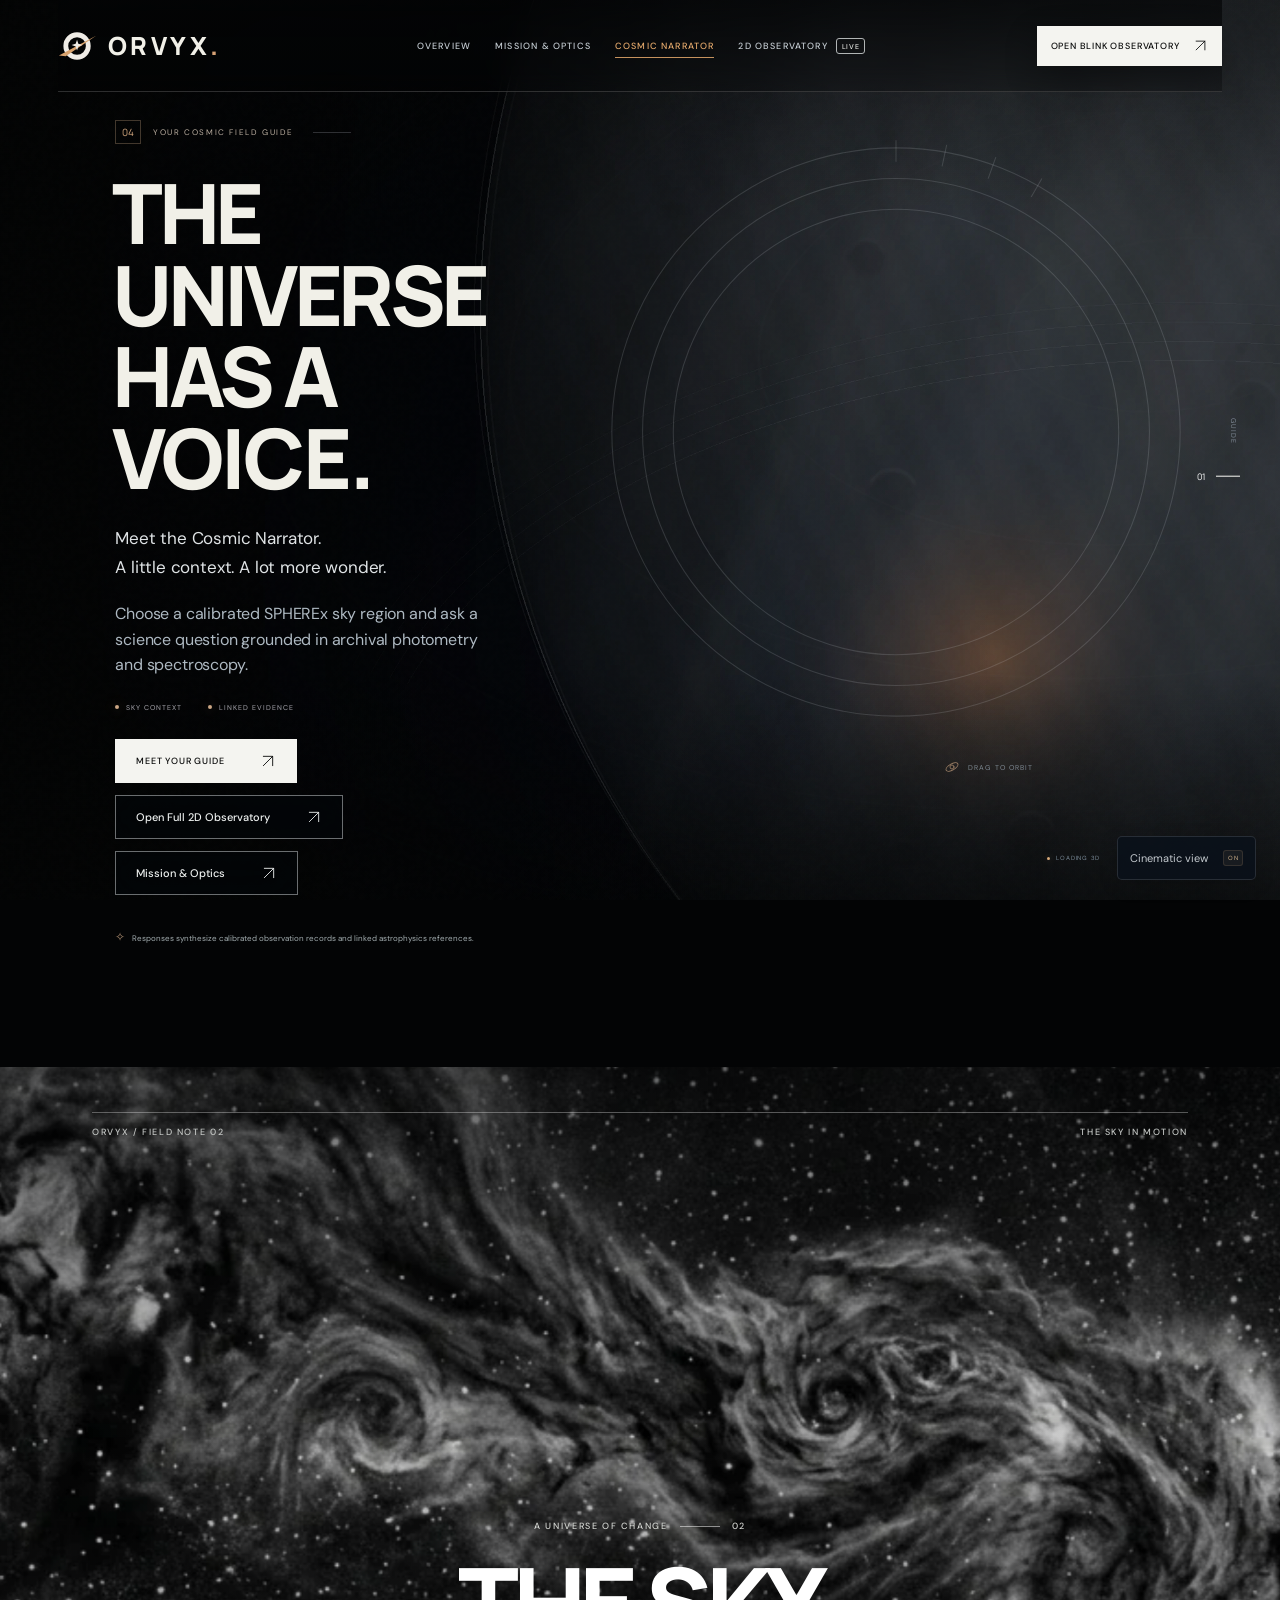
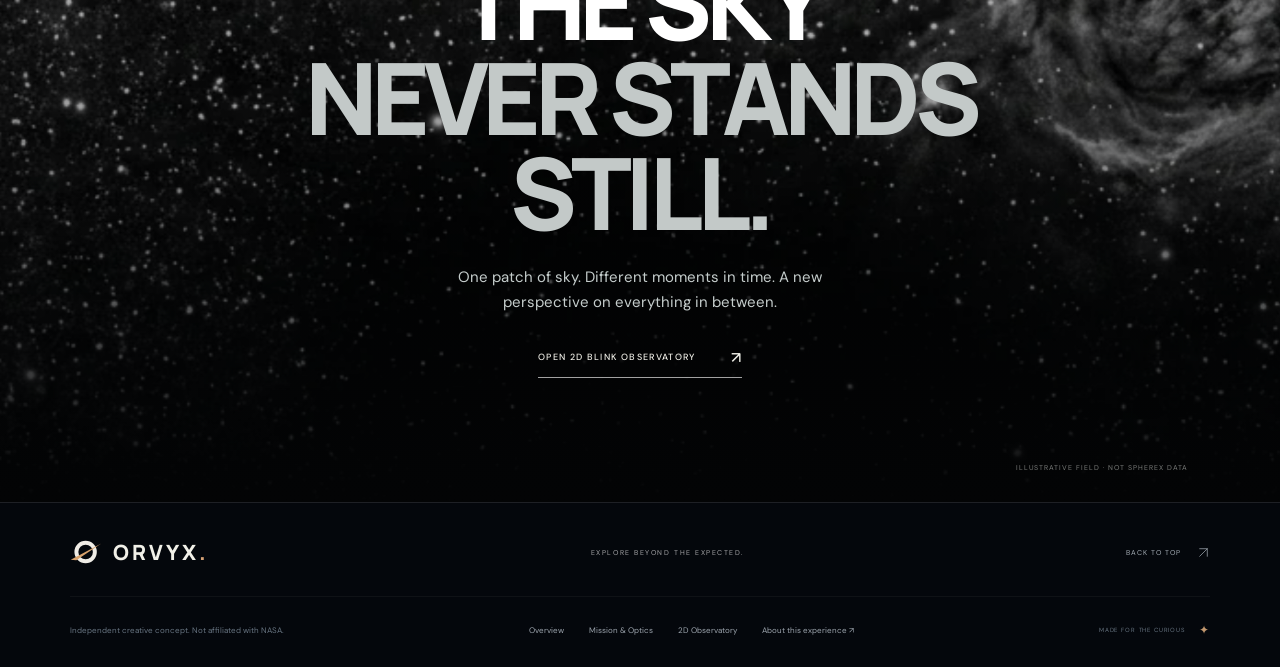
<file: frontend/narrator.html>
<!DOCTYPE html>
<html lang="en">
<head>
  <meta charset="utf-8">
  <style>@media (prefers-reduced-motion:no-preference){@view-transition{navigation:auto}}</style>
  <meta name="viewport" content="width=device-width,initial-scale=1">
  <meta name="theme-color" content="#05080d">
  <meta name="description" content="Ask the ORVYX Cosmic Narrator about SPHEREx sky patches, spectral signatures, and retrieved astrophysical evidence.">
  <title>ORVYX — Cosmic Narrator</title>
  <link rel="icon" href="assets/favicon.svg" type="image/svg+xml">
  <link rel="preload" href="assets/fonts/manrope-bold.woff2" as="font" type="font/woff2" crossorigin>
  <link rel="preload" href="assets/orbital-noir.webp" as="image" media="(min-width:701px)">
  <link rel="preload" href="assets/orbital-noir-mobile.webp" as="image" media="(max-width:700px)">
  <link rel="expect" href="#narrator" blocking="render">
  <link rel="stylesheet" href="visual-theme.css">
  <link rel="stylesheet" href="style.css?v=cinematic-4">
</head>
<body>
  <svg class="icon-library" xmlns="http://www.w3.org/2000/svg" aria-hidden="true"><defs>
    <symbol id="i-arrow" viewBox="0 0 24 24"><path d="M5 19 19 5M5 5h14v14"/></symbol>
    <symbol id="i-down" viewBox="0 0 24 24"><path d="M12 4v16m-6-6 6 6 6-6"/></symbol>
    <symbol id="i-spark" viewBox="0 0 24 24"><path d="m12 2 2.5 7.5L22 12l-7.5 2.5L12 22l-2.5-7.5L2 12l7.5-2.5Z"/></symbol>
    <symbol id="i-close" viewBox="0 0 24 24"><path d="m6 6 12 12M6 18 18 6"/></symbol>
    <symbol id="i-orbit" viewBox="0 0 24 24"><ellipse cx="12" cy="12" rx="10" ry="4.5" transform="rotate(-30 12 12)"/><circle cx="12" cy="12" r="3"/></symbol>
    <symbol id="i-menu" viewBox="0 0 24 24"><path d="M4 8h16M4 16h16"/></symbol>
  </defs></svg>
  <a class="skip-link" href="#main">Skip to content</a>
  <div class="scene-stage" aria-hidden="true"><canvas id="scene"></canvas><div class="safe-bloom" id="safeBloom"></div><div class="scene-shade"></div><div class="scene-grain"></div></div>
  <svg class="instrument-marks" aria-hidden="true" viewBox="0 0 400 400"><g fill="none" stroke="currentColor" stroke-width=".7"><circle cx="200" cy="200" r="145"/><circle cx="200" cy="200" r="165"/><circle cx="200" cy="200" r="185"/><path d="M200 10v14 M233 13l-3 14 M265 21l-5 14 M295 35l-7 12"/></g></svg>
  <div class="reading-progress" aria-hidden="true"><span id="readingProgress"></span></div>

  <header class="site-header">
    <a href="index.html" class="brand" aria-label="ORVYX home"><svg class="brand-mark" width="39" height="32" viewBox="0 0 43 34" aria-hidden="true"><circle cx="21" cy="17" r="12.4" fill="none" stroke="currentColor" stroke-width="5.3"/><path d="M1 27.5 42 5.7 8.5 28.2Z" fill="#d9a36d"/><path d="m21 10 1.4 4.5L27 16l-4.6 1.5L21 22l-1.5-4.5L15 16l4.5-1.5Z" fill="currentColor"/></svg><span>ORVYX</span><span class="brand-period">.</span></a>
    <nav class="desktop-nav" aria-label="Main navigation">
      <a href="index.html">Overview</a>
      <a href="mission.html">Mission &amp; Optics</a>
      <a href="narrator.html" class="is-active" aria-current="page">Cosmic Narrator</a>
      <a href="explorer.html" id="navObservatoryLink">2D Observatory <span class="new-tag">LIVE</span></a>
    </nav>
    <div class="header-actions"><a class="header-launch" id="headerObservatoryBtn" href="explorer.html">Open Blink Observatory <svg class="icon"><use href="#i-arrow"/></svg></a><button class="menu-button icon-button" id="menuButton" aria-label="Open navigation" aria-expanded="false" aria-controls="mobileNav"><svg class="icon"><use href="#i-menu"/></svg></button></div>
  </header>
  <nav class="mobile-nav" id="mobileNav" aria-label="Mobile navigation" hidden>
    <a href="index.html">Overview <span>01</span></a>
    <a href="mission.html">Mission &amp; Optics <span>02</span></a>
    <a href="narrator.html" class="is-active" aria-current="page">Cosmic Narrator <span>03</span></a>
    <a href="explorer.html">2D Blink Observatory <span>04</span></a>
  </nav>

  <aside class="chapter-nav" aria-label="Page sections"><span class="rail-title">GUIDE</span><a href="#narrator" class="chapter active" data-chapter-target="narrator" aria-label="Cosmic Narrator" aria-current="step"><span>01</span><i></i></a></aside>

  <main id="main">
    <section class="story-section narrator-section" id="narrator" data-scene="narrator" aria-labelledby="narratorTitle">
      <div class="object-hitbox" data-orbit-target="narrator" role="group" tabindex="0" aria-label="Interactive narrator sculpture. Drag or use left and right arrow keys to rotate; Home resets."><button class="orbit-hint" data-orbit-step type="button" aria-label="Rotate the narrator sculpture"><svg class="icon"><use href="#i-orbit"/></svg><span>DRAG TO ORBIT</span></button></div>
      <div class="story-copy reveal is-visible"><div class="eyebrow"><span class="section-number">04</span> YOUR COSMIC FIELD GUIDE <span class="eyebrow-line"></span></div><h1 id="narratorTitle">The universe<br>has a <em>voice.</em></h1><p>Meet the Cosmic Narrator.<br>A little context. A lot more wonder.</p><p class="secondary-copy">Choose a calibrated SPHEREx sky region and ask a science question grounded in archival photometry and spectroscopy.</p><div class="narrator-values"><span><i></i> SKY CONTEXT</span><span><i></i> LINKED EVIDENCE</span></div><div class="subpage-actions"><button class="button button-light" id="narratorButton" aria-controls="narratorDemo" aria-expanded="false">Meet your guide <svg class="icon"><use href="#i-arrow"/></svg></button><a href="explorer.html" class="button button-ghost" id="narratorObservatoryBtn">Open Full 2D Observatory <svg class="icon"><use href="#i-arrow"/></svg></a><a href="mission.html" class="button button-ghost">Mission &amp; Optics <svg class="icon"><use href="#i-arrow"/></svg></a></div><div class="narrator-demo" id="narratorDemo" hidden><div class="demo-label"><svg class="icon"><use href="#i-spark"/></svg> COSMIC NARRATOR <span>LIVE</span></div><form id="narratorForm"><label for="narratorTargetSelect">Sky Patch Target</label><select id="narratorTargetSelect" name="targetPatch"><option value="obs_00e666311c999759" selected>Ophiuchus Cloud Core — Multi-Epoch Reference</option><option value="obs_ebb2c06faa6798d5">WISE 0855−0714 — Extreme Cold Brown Dwarf</option><option value="obs_0df47cfcfae1ac56">Barnard's Star — High Proper Motion</option><option value="obs_2a5bc8a63b0d6506">Epsilon Indi B — Resolved Binary Dipole</option><option value="obs_13030650ca38ab64">RW Aurigae — T Tauri Variable Flux</option><option value="obs_3a16c0fede544144">R Draconis — Mira Variable Control</option></select><input id="observationId" name="observationId" type="hidden" value="obs_00e666311c999759"><label for="narratorQuestion">Question about this sky region</label><textarea id="narratorQuestion" name="question" required minlength="2" maxlength="500">What does the SPHEREx spectrum tell us about this patch?</textarea><button class="button button-outline" type="submit">Ask the narrator</button></form><p id="narratorAnswer" role="status" aria-live="polite"></p><small>Grounded in archival SPHEREx multi-epoch radiometry and scientific literature.</small></div><div class="science-note"><span>✧</span> Responses synthesize calibrated observation records and linked astrophysics references.</div></div>
    </section>

    <section class="editorial-panel field-panel" aria-labelledby="fieldTitle">
      <div class="editorial-image editorial-field" data-parallax aria-hidden="true"></div><div class="editorial-overlay field-overlay"></div>
      <div class="editorial-label"><span>ORVYX / FIELD NOTE 02</span><span>THE SKY IN MOTION</span></div>
      <div class="editorial-copy editorial-center"><span class="editorial-kicker">A UNIVERSE OF CHANGE <i></i> 02</span><h2 id="fieldTitle">THE SKY<br><span>NEVER STANDS STILL.</span></h2><p>One patch of sky. Different moments in time. A new perspective on everything in between.</p><a href="explorer.html" class="editorial-link">OPEN 2D BLINK OBSERVATORY <span>↗</span></a></div>
      <div class="editorial-credit">ILLUSTRATIVE FIELD · NOT SPHEREX DATA</div>
    </section>
  </main>

  <footer class="site-footer"><div class="footer-top"><a class="brand" href="index.html" aria-label="ORVYX home"><svg class="brand-mark" width="39" height="32" viewBox="0 0 43 34" aria-hidden="true"><circle cx="21" cy="17" r="12.4" fill="none" stroke="currentColor" stroke-width="5.3"/><path d="M1 27.5 42 5.7 8.5 28.2Z" fill="#d9a36d"/></svg><span>ORVYX</span><span class="brand-period">.</span></a><span class="footer-tagline">EXPLORE BEYOND THE EXPECTED.</span><a class="back-top" href="#narrator">BACK TO TOP <svg class="icon"><use href="#i-arrow"/></svg></a></div><div class="footer-bottom"><span>Independent creative concept. Not affiliated with NASA.</span><div><a href="index.html">Overview</a><a href="mission.html">Mission &amp; Optics</a><a href="explorer.html">2D Observatory</a><button id="creditsButton">About this experience ↗</button></div><span>MADE FOR THE CURIOUS <span class="footer-star">✦</span></span></div></footer>

  <div class="visual-dock" id="visualDock"><span class="realtime-status"><i></i><span id="renderStatus">LOADING 3D</span></span><button class="visual-toggle" id="visualToggle" popovertarget="visualPanel" aria-expanded="false">Cinematic view <span class="look-status" id="lookStatus">ON</span></button></div>
  <div class="visual-panel" id="visualPanel" popover="auto" aria-labelledby="lookName"><div class="panel-heading"><h3 id="lookName">Cinematic finish</h3><button class="icon-button" id="closeVisual" popovertarget="visualPanel" popovertargetaction="hide" aria-label="Close visual settings">×</button></div><label class="setting-row"><strong>Cinematic finish</strong><input id="finishToggle" type="checkbox"></label><label class="range-setting"><div>Ambient glow <output id="atmosphereValue"></output></div><input id="atmosphereRange" type="range" min="0" max="100"></label><label class="range-setting"><div>Film grain <output id="grainValue"></output></div><input id="grainRange" type="range" min="0" max="100"></label><label class="setting-row compact">Render quality <select id="qualitySelect"><option value="auto">Auto</option><option value="high">High</option><option value="efficient">Efficient</option></select></label><label class="setting-row"><strong>Ambient motion <small id="motionNote"></small></strong><input id="motionToggle" type="checkbox" aria-describedby="motionNote"></label><div class="panel-actions"><button id="compareLook" type="button">Hold to compare</button><button id="resetLook" type="button">Reset</button></div><p class="panel-footnote">Illustrative visual finish; scientific data is unchanged.</p></div>

  <dialog id="explorerDialog" class="experience-dialog"><button class="dialog-close icon-button" data-close-dialog aria-label="Close dialog"><svg class="icon"><use href="#i-close"/></svg></button><div class="dialog-orbit" aria-hidden="true"><svg class="icon"><use href="#i-orbit"/></svg></div><div class="eyebrow">LIVE SCIENTIFIC OBSERVATORY</div><h2>The next<br><em>perspective.</em></h2><p>Launch the ORVYX 2D SPHEREx Blink Observatory to inspect all five NASA challenge targets, stretch WiseView asinh radiometry, compare multi-epoch dipole difference frames, and query the Cosmic Narrator.</p><div class="dialog-note"><i></i> Interactive 2D SPHEREx Blink Workspace ready.</div><a class="button button-light" href="explorer.html">Open 2D Blink Observatory <svg class="icon"><use href="#i-arrow"/></svg></a><p><a class="inline-link" href="mission.html">Explore Mission &amp; Optics <svg class="icon"><use href="#i-arrow"/></svg></a></p><p><a class="inline-link" href="https://www.spaceappschallenge.org/2026/challenges/planet-x-and-spherex/" target="_blank" rel="noopener">Read the official challenge ↗</a></p></dialog>
  <dialog id="creditsDialog" class="experience-dialog credits-dialog"><button class="dialog-close icon-button" data-close-dialog aria-label="Close dialog"><svg class="icon"><use href="#i-close"/></svg></button><div class="eyebrow">BEHIND THE EXPERIENCE</div><h2>Wonder, with<br><em>perspective.</em></h2><p>A real-time Three.js scene using the supplied artistic SPHEREx model, physically based materials, soft contact shading, and a calibrated optical color grade.</p><p>The star field, planets, light ribbons, and narrator sculpture are illustrative. They are not scientific observations. The model is not an official NASA engineering asset.</p><a class="inline-link" href="https://irsa.ipac.caltech.edu/Missions/spherex.html" target="_blank" rel="noopener">Explore the actual mission <svg class="icon"><use href="#i-arrow"/></svg></a></dialog>
  <div class="sr-only" id="announcer" role="status" aria-live="polite"></div>
  <script type="importmap">{"imports":{"three":"./three.module.js","three/addons/":"./addons/"}}</script>
  <script type="module" src="app.js?v=cinematic-4"></script>
  <script type="module" src="scene.js?v=cinematic-4"></script>
</body>
</html>
</file>
<file: frontend/visual-theme.css>
:root {
  --orvyx-void: #050608;
  --orvyx-panel: #090b0f;
  --orvyx-paper: #f1f0e8;
  --orvyx-muted: #a6abb5;
  --orvyx-amber: #f59e0b;
  --orvyx-cyan: #38bdf8;
  --orvyx-hairline: rgba(255,255,255,.10);
}

@media (prefers-reduced-motion: no-preference) {
  @view-transition { navigation: auto; }
  .site-header .brand, .main-header .orvyx-wordmark { view-transition-name: orvyx-brand; }
  ::view-transition-old(root), ::view-transition-new(root) { animation-duration: 240ms; }
}
</file>
<file: frontend/style.css>
@font-face{font-family:Manrope;src:url('assets/fonts/manrope.woff2') format('woff2');font-weight:400;font-style:normal;font-display:swap}@font-face{font-family:Manrope;src:url('assets/fonts/manrope-semibold.woff2') format('woff2');font-weight:600;font-style:normal;font-display:swap}@font-face{font-family:Manrope;src:url('assets/fonts/manrope-bold.woff2') format('woff2');font-weight:800;font-style:normal;font-display:swap}@font-face{font-family:'DM Sans';src:url('assets/fonts/dm-sans.woff2') format('woff2');font-weight:400;font-display:swap}@font-face{font-family:'DM Sans';src:url('assets/fonts/dm-sans-medium.woff2') format('woff2');font-weight:500 700;font-display:swap}@font-face{font-family:'Instrument Serif';src:url('assets/fonts/instrument-serif-italic.woff2') format('woff2');font-weight:400;font-style:italic;font-display:swap}
:root{color-scheme:dark;--paper:#f0eee8;--muted:#a6abb5;--dim:#727c8a;--accent:#dfac79;--line:rgba(225,231,243,.14);--page-padding:7.2%;--scene-progress:0;--grain-opacity:.025}*{box-sizing:border-box}html{scroll-behavior:smooth;scroll-padding-top:25px}body{margin:0;background:#05080d;color:var(--paper);font-family:'DM Sans',sans-serif;font-size:15px;-webkit-font-smoothing:antialiased;overflow-x:hidden}button,a,input,select{-webkit-tap-highlight-color:transparent}a{color:inherit;text-decoration:none}button{font:inherit;color:inherit;cursor:pointer}button,input,select{font-family:inherit}button{border-radius:0}button:disabled{cursor:default}button:focus-visible,a:focus-visible,input:focus-visible,select:focus-visible{outline:2px solid var(--accent);outline-offset:5px}::selection{background:#8d624c;color:#fff}button:active{transform:translateY(1px)}[hidden]{display:none!important}.icon-library{position:absolute;width:0;height:0;overflow:hidden}.icon{width:19px;height:19px;fill:none;stroke:currentColor;stroke-width:1.35;stroke-linecap:round;stroke-linejoin:round;flex-shrink:0}.sr-only{position:absolute!important;width:1px;height:1px;padding:0;margin:-1px;overflow:hidden;clip:rect(0,0,0,0);white-space:nowrap;border:0}.skip-link{position:fixed;top:-70px;left:24px;padding:12px 18px;background:var(--paper);color:#080b10;z-index:100}.skip-link:focus{top:15px}.icon-button{display:grid;place-items:center;width:34px;height:34px;border:0;background:transparent;color:#bbc0c9;transition:color .2s,background .2s}.icon-button:hover{color:var(--paper);background:#ffffff0a}
/* The entire world is real-time 3D; finishing lives in the WebGL pipeline. */
.scene-stage{position:fixed;inset:0;z-index:0;background:#05080d url('assets/deep-field.webp') center/cover no-repeat;pointer-events:none;overflow:hidden}.scene-stage canvas{display:block;width:100%;height:100%;opacity:0;transition:opacity 1s}.scene-ready .scene-stage canvas{opacity:1}.scene-shade{position:absolute;inset:0;background:linear-gradient(90deg,rgba(4,7,12,.89),rgba(4,7,12,.53) 32%,rgba(4,7,12,.04) 57%,transparent 78%),linear-gradient(0deg,rgba(4,7,12,.66),transparent 19%,transparent 80%,rgba(4,7,12,.36));pointer-events:none}.scene-grain{position:absolute;inset:0;opacity:var(--grain-opacity);background-image:url("data:image/svg+xml,%3Csvg viewBox='0 0 180 180' xmlns='http://www.w3.org/2000/svg'%3E%3Cfilter id='noise'%3E%3CfeTurbulence type='fractalNoise' baseFrequency='.9' numOctaves='3' stitchTiles='stitch'/%3E%3C/filter%3E%3Cpath fill='%23fff' filter='url(%23noise)' opacity='.8' d='M0 0h180v180H0z'/%3E%3C/svg%3E");pointer-events:none}.scene-ready .scene-grain{opacity:0}.reading-progress{position:fixed;top:0;left:0;width:100%;height:2px;z-index:40;background:transparent;pointer-events:none}.reading-progress span{height:100%;width:100%;display:block;transform:scaleX(0);transform-origin:left;background:linear-gradient(90deg,#9f6b49,#e5b47c);transition:transform .1s linear}
.site-header{position:absolute;top:0;left:4.5%;right:4.5%;height:104px;z-index:12;display:flex;align-items:center;justify-content:space-between;border-bottom:1px solid var(--line)}.brand{display:inline-flex;align-items:center;font:800 25px Manrope,sans-serif;letter-spacing:.11em;gap:11px}.brand-mark{color:#efece6;flex-shrink:0}.brand-period{color:#d6a276;margin-left:-11px}.desktop-nav{display:flex;align-items:center;gap:34px;margin-left:42px}.desktop-nav>a{font-size:11px;color:#babfc7;transition:color .2s;display:flex;align-items:center;gap:8px}.desktop-nav>a:hover{color:var(--paper)}.new-tag{font-size:7px;letter-spacing:.09em;padding:3px 5px 2px;color:#d7b38c;border:1px solid #d7b38c42;border-radius:3px}.header-actions{display:flex;align-items:center;gap:15px}.header-launch{height:40px;background:#b7bfd105;border:1px solid #e0e2eb45;padding:0 15px;display:flex;align-items:center;gap:27px;font-size:10px;color:#e0e2e4;transition:background .2s,border-color .2s}.header-launch .icon{width:15px;height:15px}.header-launch:hover{background:#ffffff0e;border-color:#dfac7977}.menu-button{display:none}.mobile-nav{position:absolute;z-index:11;top:85px;left:5%;right:5%;background:#0a101af8;backdrop-filter:blur(24px);padding:18px 24px;border:1px solid var(--line)}.mobile-nav>a{display:flex;justify-content:space-between;padding:19px 0;font-size:15px;border-bottom:1px solid var(--line)}.mobile-nav>a:last-child{border:0}.mobile-nav>a>span{color:#a67c5a;font-size:10px}
.chapter-nav{position:fixed;z-index:9;top:50%;right:3.1%;transform:translateY(-50%);display:flex;align-items:flex-end;flex-direction:column;gap:22px}.rail-title{writing-mode:vertical-rl;font-size:7px;letter-spacing:.24em;color:#7d8793;margin-right:2px;margin-bottom:3px}.chapter{display:flex;align-items:center;gap:10px;font:400 9px Manrope,sans-serif;color:#8390a154;transition:color .3s}.chapter>i{display:block;width:9px;height:1px;background:#a5acb949;transition:width .4s,background .4s}.chapter.active{color:#ead4bc}.chapter.active>i{width:24px;background:#e0ad7d;box-shadow:0 0 10px #dfa46d33}.chapter:hover{color:#f2e8dc}.chapter:hover>i{background:#e0ad7d}
main,.site-footer{position:relative;z-index:1}main{pointer-events:none}.story-section{min-height:110svh;padding:120px var(--page-padding);display:flex;align-items:center;position:relative;pointer-events:none;isolation:isolate}.story-copy{position:relative;width:min(490px,44%);z-index:2;pointer-events:auto}.hero{min-height:100svh;padding-top:170px;padding-bottom:158px;align-items:center}.hero-copy{width:min(640px,50%);padding-top:17px}.hero-topline{position:absolute;top:calc(104px + 6.8vh);left:var(--page-padding);display:flex;align-items:center;gap:10px;font-size:8px;letter-spacing:.2em;color:#bdc2c8}.status-dot{height:5px;width:5px;background:#d9a46e;border-radius:50%;box-shadow:0 0 12px #dfa67866}.eyebrow-line{width:38px;height:1px;background:#a2a7b147;display:inline-block;margin-left:7px}.hero h1{font:400 clamp(86px,8.7vw,136px)/.99 Manrope,sans-serif;letter-spacing:-.075em;margin:0 0 28px -5px;color:#f1f0ed;font-feature-settings:'ss01' on}.hero h1 em{font-size:1.17em;line-height:.72;letter-spacing:-.04em;padding-right:8px}em{font-family:'Instrument Serif',Georgia,serif;font-weight:400;color:#debf9d;letter-spacing:-.035em}.hero-description{font-size:20px;line-height:1.55;color:#d5d6d7;letter-spacing:-.02em;margin:0 0 16px}.hero-support{font-size:12px;line-height:1.85;color:#8995a4;margin:0}.hero-actions{display:flex;align-items:center;gap:26px;margin-top:30px}.button{min-height:52px;display:inline-flex;align-items:center;justify-content:space-between;gap:36px;padding:0 20px;border:1px solid transparent;font-size:11px;font-weight:500;transition:background .25s,border-color .25s,box-shadow .25s;white-space:nowrap}.button-light{background:#e9e6de;color:#131822;border-color:#e9e6de}.button-light:hover{background:#f7d2aa;border-color:#f7d2aa;box-shadow:0 5px 30px #b8744030}.button .icon{width:16px;height:16px}.text-button{display:inline-flex;align-items:center;gap:9px;font-size:10px;color:#abb2bc;background:transparent;border:0;padding:7px 0}.text-button:hover{color:#efcfac}.mini-orbit{width:27px;height:27px;display:grid;place-items:center;border:1px solid #adb8cc40;border-radius:50%}.mini-orbit .icon{width:12px;height:12px}.object-hitbox{position:absolute;top:22%;left:53%;right:10%;height:50%;pointer-events:auto;cursor:grab;touch-action:pan-y;z-index:1}.object-hitbox.dragging{cursor:grabbing}.orbit-hint{position:absolute;bottom:-21px;right:25%;display:flex;gap:8px;align-items:center;justify-content:center;border:0;background:none;color:#9cabb8;font-size:7px;letter-spacing:.16em;opacity:.75;transition:opacity .2s;padding:8px 0}.orbit-hint .icon{width:16px;height:16px;color:#c09c7b}.object-hitbox:hover .orbit-hint{opacity:1}.object-caption{position:absolute;right:10.6%;bottom:19%;display:flex;gap:12px;align-items:center;pointer-events:none}.caption-tick{width:32px;height:1px;background:#ad9c8866;position:relative}.caption-tick:before{content:'';position:absolute;width:3px;height:3px;border:1px solid #c0a784;border-radius:50%;left:-4px;top:-1px}.object-caption>div{display:flex;flex-direction:column;gap:8px}.tiny-label{font-size:7px;letter-spacing:.17em;color:#a9adb2}.object-caption strong{font:400 12px Manrope,sans-serif;letter-spacing:.1em;color:#e7dfd3}.object-caption strong>span{font:400 7px 'DM Sans',sans-serif;letter-spacing:.12em;color:#9da3ac;margin-left:5px}.hero-bottom{position:absolute;bottom:41px;left:var(--page-padding);right:var(--page-padding);display:flex;align-items:flex-end;justify-content:space-between;border-top:1px solid #c0cad520;padding-top:24px;gap:24px;pointer-events:auto}.mission-credit{display:flex;flex-direction:column;gap:9px}.mission-credit>.tiny-label{font-size:6.5px;letter-spacing:.14em;color:#989eaa}.mission-credit>span:last-child{font-size:9px;color:#b7bcc3}.credit-separator{color:#656c76;margin:0 7px}.scroll-cue{display:flex;align-items:center;gap:10px;font-size:7px;letter-spacing:.2em;color:#c6c9cf;padding-bottom:2px}.scroll-cue>.icon{width:12px;height:12px;margin-left:5px;color:#b9a489}.scroll-track{height:26px;width:15px;border:1px solid #7e8a9a70;border-radius:10px;display:flex;justify-content:center;padding-top:5px}.scroll-track>i{width:2px;height:5px;background:#d8ad84;animation:scrollMark 2s ease-in-out infinite}.hero-index{display:flex;align-items:baseline;gap:9px}.hero-index>b{font:400 25px Manrope,sans-serif;letter-spacing:-.04em}.hero-index>span{font-size:10px;color:#727e8c;letter-spacing:.15em}
@keyframes scrollMark{0%{transform:translateY(0);opacity:0}25%{opacity:1}80%{transform:translateY(8px);opacity:0}100%{opacity:0}}.eyebrow{display:flex;align-items:center;gap:12px;font-size:8px;letter-spacing:.18em;color:#baaea0}.section-number{color:#d6aa80;font:400 10px Manrope,sans-serif;letter-spacing:0;border:1px solid #c1a07f55;padding:4px 6px}.story-section h2{font:400 clamp(58px,6.4vw,96px)/1.04 Manrope,sans-serif;letter-spacing:-.07em;margin:28px 0 26px -3px}.story-section h2 em{font-size:1.12em;line-height:.8;letter-spacing:-.035em}.story-copy>p{font-size:17px;line-height:1.7;color:#d3d5d8;max-width:410px;letter-spacing:-.01em;margin:0}.story-copy>p.secondary-copy{font-size:12px;line-height:1.9;color:#94a0ad;margin-top:19px;max-width:365px}.mission-stats{display:flex;gap:50px;margin:37px 0 28px;padding:0}.mission-stats>div{display:flex;flex-direction:column;gap:7px;padding-left:15px;border-left:1px solid #d3a87a7a}.mission-stats strong{font:400 34px Manrope,sans-serif;letter-spacing:-.04em}.mission-stats strong>span{font-size:18px;color:#6e7783;margin-left:9px}.mission-stats strong>small{font-size:14px;letter-spacing:0;color:#bfc2c5}.mission-stats>div>span{font-size:7px;letter-spacing:.14em;color:#8a98a7}.inline-link{font-size:10px;display:inline-flex;align-items:center;gap:21px;color:#dcc0a0;padding:5px 0;border-bottom:1px solid #a38a6d55;transition:color .2s,border-color .2s}.inline-link .icon{width:13px;height:13px}.inline-link:hover{color:#ffe0bb;border-color:#d6b38e}.science-note{font-size:8px;line-height:1.7;color:#788694;display:flex;align-items:baseline;gap:7px;max-width:350px;margin-top:32px}.science-note>span{font-size:12px;color:#b19173;flex-shrink:0}.copy-right{margin-left:auto;margin-right:3%;width:min(465px,41%)}.light-section .story-copy:before{content:'';position:absolute;inset:-90px -60px;background:radial-gradient(ellipse,#050910b5,transparent 70%);z-index:-1}.spectrum{margin-top:35px;max-width:355px}.spectrum-labels{display:flex;justify-content:space-between;color:#c0b5b3;font-size:7px;letter-spacing:.15em}.spectrum-bar{height:3px;margin:15px 0 12px;background:linear-gradient(90deg,#496cc0,#8a7fc2,#b58aa8,#df9f73);box-shadow:0 0 18px #d29a8335;position:relative}.spectrum-bar:after{content:'';position:absolute;left:42%;top:-5px;height:13px;width:1px;background:#e9dfd96b}.spectrum-bar>i{width:5px;height:5px;border-radius:50%;background:#e9b991;position:absolute;right:0;top:-1px;box-shadow:0 0 14px #e5b67a88}.spectrum-markers{display:flex;justify-content:space-between;color:#6f7d8b;font-size:6px;letter-spacing:.1em;gap:10px}.spectrum-markers>span:last-child{display:flex;align-items:center;gap:7px}.spectrum-markers .icon{width:9px;height:9px}.observation-timeline{position:relative;max-width:350px;display:flex;justify-content:space-between;gap:20px;margin-top:35px}.timeline-track{position:absolute;left:3px;right:3px;height:1px;top:3px;background:linear-gradient(90deg,#a67c58,#e4b888,#64768a)}.observation-timeline>div{display:flex;flex-direction:column;gap:8px;position:relative}.observation-timeline i{display:block;width:7px;height:7px;border-radius:50%;border:1px solid #d5a471;background:#111419;margin-bottom:9px;box-shadow:0 0 10px #e7ae7338}.observation-timeline>div:nth-child(3)>i{background:#e4be98;box-shadow:0 0 14px #e7ae7360}.observation-timeline>div>span{font-size:6px;letter-spacing:.12em;color:#8a97a8}.observation-timeline strong{font:400 22px Manrope,sans-serif;color:#bfc6cc}.narrator-values{display:flex;gap:26px;margin:25px 0 27px}.narrator-values>span{display:flex;align-items:center;gap:7px;color:#a6a5ac;font-size:7px;letter-spacing:.14em}.narrator-values i{width:4px;height:4px;background:#cca785;border-radius:50%;box-shadow:0 0 11px #dfac7766}.button-outline{background:#c7b1a205;border-color:#c7b1a242;color:#d4c3af;min-height:48px;gap:40px}.button-outline:hover{background:#c7b1a213;border-color:#d9aa7f80}.narrator-demo{padding:21px 23px;margin-top:20px;max-width:400px;background:linear-gradient(140deg,#19202bdf,#151522ee);border:1px solid #b9b2ab38;box-shadow:0 15px 45px #0003;backdrop-filter:blur(20px)}.demo-label{font-size:8px;letter-spacing:.13em;color:#d1bda7;display:flex;align-items:center;gap:8px}.demo-label .icon{width:13px;height:13px}.demo-label>span{margin-left:auto;color:#8d98a5;font-size:6px;border:1px solid #9eacbc40;padding:3px 5px}.narrator-demo>p{font:italic 22px/1.4 'Instrument Serif',Georgia,serif;color:#e2d9cf;margin:15px 0}.narrator-demo>.inline-link{font-size:9px}.narrator-demo>small{display:block;font-size:7px;color:#858d9b;line-height:1.6;margin-top:14px}.narrator-section.demo-open{min-height:125svh}.narrator-section .science-note{max-width:360px}.closing-section{min-height:108svh;justify-content:center;text-align:center;overflow:hidden}.closing-copy{width:min(760px,85%);padding-top:110px}.closing-copy>.eyebrow{justify-content:center;font-size:8px}.closing-copy>.eyebrow .icon{width:13px;height:13px;color:#deb48c}.closing-copy>h2{font-size:clamp(72px,7.5vw,112px);margin-top:30px;margin-bottom:28px}.closing-copy>p{margin:0 auto;color:#bdc4cc;font-size:16px;line-height:1.8}.closing-actions{margin-top:33px;display:flex;align-items:center;justify-content:center;gap:26px}.closing-actions>.inline-link{font-size:10px}.concept-label{display:flex;justify-content:center;align-items:center;gap:9px;color:#7e8b99;font-size:6px;letter-spacing:.11em;margin-top:29px}.concept-label>i{width:4px;height:4px;background:#b08a65;border-radius:50%}.concept-label>span{color:#80715d;margin:0 1px}.closing-halo{position:absolute;width:760px;height:760px;border-radius:50%;border:1px solid #c4a27912;left:50%;top:51%;transform:translate(-50%,-50%);pointer-events:none}.closing-halo:before,.closing-halo:after{content:'';position:absolute;inset:27px;border:1px solid #c4a27908;border-radius:50%}.closing-halo:after{inset:65px;border-color:#c4a2790b}
.site-footer{padding:35px 5.5% 29px;background:#05080ded;border-top:1px solid var(--line)}.footer-top{display:flex;justify-content:space-between;align-items:center;gap:30px;border-bottom:1px solid #ffffff0b;padding-bottom:30px}.site-footer .brand{font-size:21px}.site-footer .brand-mark{width:32px;height:26px}.footer-tagline{font-size:7px;letter-spacing:.22em;color:#a3a3a6}.back-top{display:flex;align-items:center;gap:16px;font-size:7px;letter-spacing:.14em;color:#a4acb5}.back-top .icon{width:13px;height:13px}.footer-bottom{display:flex;align-items:center;justify-content:space-between;gap:20px;margin-top:25px;color:#687582;font-size:8px}.footer-bottom>div{display:flex;align-items:center;gap:25px;color:#9ca4ad}.footer-bottom button{background:none;padding:0;border:0;font-size:8px;color:inherit}.footer-bottom a:hover,.footer-bottom button:hover{color:#e0bc95}.footer-bottom>span:last-child{font-size:6px;letter-spacing:.14em;display:flex;align-items:center;gap:14px}.footer-star{color:#c2976e;font-size:12px}
/* Discreet, real controls for a single carefully art-directed cinematic finish. */
.visual-dock{position:fixed;right:24px;bottom:20px;z-index:25;display:flex;align-items:center;gap:17px}.realtime-status{display:flex;align-items:center;gap:6px;color:#7b8b99;font-size:6px;letter-spacing:.13em}.realtime-status>i{width:3px;height:3px;background:#d9ac7b;border-radius:50%;box-shadow:0 0 7px #d9ac7b60}.visual-toggle{background:#0b111af2;border:1px solid #b9bdc32b;border-radius:5px;min-height:37px;display:flex;align-items:center;gap:9px;padding:0 12px;font-size:9px;color:#c3c9ce;box-shadow:0 5px 20px #0002;transition:border-color .25s,background .25s}.visual-toggle>.icon{width:13px;height:13px;color:#d4b28d}.visual-toggle:hover,.visual-toggle[aria-expanded="true"]{border-color:#bb9e7b77;background:#131b25ec}.look-status{font-size:6px;letter-spacing:.06em;color:#d1b38d;margin-left:6px;background:#d3b18412;border:1px solid #d3b18426;border-radius:3px;padding:3px 4px}.finish-disabled .look-status{color:#8191a3;border-color:#8997ab26;background:#8997ab12}.visual-panel{position:fixed;bottom:70px;right:24px;z-index:26;width:310px;padding:23px;background:linear-gradient(145deg,#121b27f5,#0c121bf9);backdrop-filter:blur(28px);border:1px solid #c0c5cf35;border-radius:8px;box-shadow:0 25px 100px #0009;animation:panelIn .2s ease-out}.panel-heading{display:flex;justify-content:space-between;align-items:center}.panel-heading>.icon-button{align-self:flex-start;width:24px;height:24px;margin:-5px -5px 0 0}.panel-heading>.icon-button .icon{width:15px;height:15px}.panel-heading .tiny-label{font-size:6px;color:#9ba6b3;letter-spacing:.15em}.panel-heading h3{font:400 23px Manrope,sans-serif;letter-spacing:-.05em;margin:7px 0 0}.panel-heading h3>span{font-size:19px;color:#d1a276;margin-left:9px}.panel-intro{font-size:10px;color:#8d9aa9;line-height:1.5;margin:10px 0 18px}.look-preview{height:73px;position:relative;overflow:hidden;border:1px solid #d7aa7925;background:radial-gradient(ellipse at 27% 130%,#d69a5c70,transparent 48%),radial-gradient(ellipse at 88% 20%,#7f91bb40,transparent 50%),url('assets/deep-field.webp') center 65%/cover no-repeat;border-radius:3px;display:flex;align-items:end;padding:10px;justify-content:space-between}.look-preview>span{position:relative;font-size:6px;letter-spacing:.13em;color:#d9c6ad}.look-preview>.preview-badge{font-size:5px;border:1px solid #c3a17c66;padding:2px 4px;background:#0b122a60;color:#e2be94}.look-preview-orbit{position:absolute;left:32%;top:-30px;width:115px;height:115px;border:1px solid #d7b38055;border-radius:50%;transform:rotate(-25deg) scaleY(.32);box-shadow:0 0 13px #e5bb9322,inset 0 0 17px #e5bb9322}.setting-row{display:flex;align-items:center;justify-content:space-between;gap:15px;position:relative;padding:18px 0;border-bottom:1px solid #ffffff0a;cursor:pointer}.setting-row strong{font-size:10px;font-weight:400;color:#cdd0d5;display:block}.setting-row small{display:block;color:#76889a;font-size:8px;margin-top:4px}.switch-input{position:absolute;right:0;width:30px;height:18px;opacity:0;cursor:pointer;margin:0;z-index:2}.switch{height:15px;width:27px;border:1px solid #68778955;border-radius:20px;background:#57657922;position:relative;flex-shrink:0;transition:.2s}.switch:before{content:'';position:absolute;top:3px;left:3px;border-radius:50%;width:7px;height:7px;background:#6e7e90;transition:.2s}.switch-input:checked+.switch{background:#ccaa7a28;border-color:#c3a58177}.switch-input:checked+.switch:before{left:14px;background:#e0b88b;box-shadow:0 0 7px #dfa56830}.switch-input:focus-visible+.switch{outline:2px solid var(--accent);outline-offset:5px}.range-setting{padding-top:18px}.range-setting>div{display:flex;justify-content:space-between;align-items:center;font-size:9px;color:#b2bdc8;margin-bottom:11px}.range-setting output{font-size:8px;color:#b89c7e;font-variant-numeric:tabular-nums}.range-setting input{display:block;-webkit-appearance:none;appearance:none;width:100%;height:2px;background:linear-gradient(to right,#c3a17b 0%,#c3a17b var(--range-progress,35%),#344253 var(--range-progress,35%),#344253 100%);border-radius:3px;cursor:pointer;margin:0 0 8px;outline-offset:7px}.range-setting input::-webkit-slider-thumb{-webkit-appearance:none;width:8px;height:8px;background:#e2bf95;border-radius:50%;box-shadow:0 0 0 3px #dbb4860e}.range-setting input::-moz-range-thumb{width:8px;height:8px;background:#e2bf95;border-radius:50%;border:0}.setting-row.compact{padding:15px 0;font-size:9px;color:#aebbc8;cursor:default}.setting-row.compact:has(#qualitySelect){margin-top:8px}.setting-row select{border:1px solid #7c8a9d33;background:#101c2b;color:#bac5ce;padding:4px 7px;font-size:8px;max-width:100px;border-radius:3px;cursor:pointer}.panel-actions{display:flex;justify-content:space-between;align-items:center;gap:10px;margin-top:19px}.panel-actions button{font-size:8px;background:transparent;color:#adbdcd;border:1px solid #a5b5c52b;padding:8px 11px;border-radius:3px}.panel-actions button:hover{background:#b5c2d10b;border-color:#b9a07f66}.panel-actions #resetLook{border:0;padding:8px 0;color:#8d9bab;display:flex;align-items:center;gap:9px}.panel-actions #compareLook.comparing{color:#e5c09b;border-color:#dfb08488;background:#d9ae7811}.panel-footnote{font-size:7px;line-height:1.6;color:#64778b;margin:16px 0 0;max-width:210px}.finish-disabled .look-preview{filter:saturate(.7);opacity:.75}.range-setting.disabled{opacity:.35;pointer-events:none}@keyframes panelIn{from{opacity:0;transform:translateY(8px)}to{opacity:1;transform:translateY(0)}}
.visual-panel[popover]{inset:auto 24px 70px auto;margin:0;max-height:calc(100svh - 100px);overflow:auto;background:var(--orvyx-panel)}.visual-toggle,.visual-panel button,.visual-panel select{min-height:44px;font-size:11px}.visual-panel .setting-row strong,.visual-panel .range-setting>div,.visual-panel .panel-footnote{font-size:11px}.visual-panel .range-setting input{height:44px;margin:0;background:transparent}.visual-panel .range-setting input::-webkit-slider-runnable-track{height:4px;background:linear-gradient(90deg,var(--orvyx-amber) var(--range-progress),#344253 var(--range-progress));border-radius:4px}.visual-panel .range-setting input::-webkit-slider-thumb{width:16px;height:16px;margin-top:-6px}.visual-panel .range-setting input::-moz-range-track{height:4px;background:#344253;border-radius:4px}.visual-panel .range-setting input::-moz-range-progress{height:4px;background:var(--orvyx-amber)}.visual-panel .range-setting input::-moz-range-thumb{width:16px;height:16px}.visual-panel input[type="checkbox"]{width:20px;height:20px;accent-color:var(--orvyx-amber)}.ambient-paused .scene-stage::before,.ambient-paused .scroll-track>i{animation-play-state:paused}
.object-hitbox[data-orbit-target="planet"]{left:8%;right:55%}.orbit-hint{min-height:44px;min-width:44px}.observation-timeline>button{display:flex;flex-direction:column;align-items:flex-start;gap:8px;position:relative;min-height:60px;min-width:60px;border:0;padding:0;background:none;text-align:left}.observation-timeline>button span{font-size:9px;letter-spacing:.12em;color:#a6abb5}.observation-timeline>button[aria-pressed="true"] i{background:var(--orvyx-amber);box-shadow:0 0 14px var(--orvyx-amber)}.timeline-track{pointer-events:none}.spectrum>label{display:block;font-size:11px;line-height:1.5;margin-bottom:12px;color:var(--orvyx-paper)}#illustrativeWavelength{appearance:none;-webkit-appearance:none;display:block;width:100%;height:44px;margin:0;background:transparent;cursor:pointer}#illustrativeWavelength::-webkit-slider-runnable-track{height:4px;border-radius:4px;background:linear-gradient(90deg,var(--orvyx-cyan),var(--orvyx-amber))}#illustrativeWavelength::-webkit-slider-thumb{-webkit-appearance:none;width:18px;height:18px;margin-top:-7px;border:2px solid var(--orvyx-paper);border-radius:50%;background:var(--orvyx-amber)}#illustrativeWavelength::-moz-range-track{height:4px;border-radius:4px;background:linear-gradient(90deg,var(--orvyx-cyan),var(--orvyx-amber))}#illustrativeWavelength::-moz-range-thumb{width:14px;height:14px;border:2px solid var(--orvyx-paper);border-radius:50%;background:var(--orvyx-amber)}@supports(opacity:progress(1,0,5)){#illustrativeWavelength{--range-progress:calc(progress(var(--control-value),var(--attr-min),var(--attr-max))*100%)}}
.experience-dialog{background:radial-gradient(ellipse at 80% 0,#1c2735,#0d131c 70%);border:1px solid #c4c2bb42;color:var(--paper);padding:45px;max-width:525px;width:calc(100% - 40px);box-shadow:0 40px 200px #000c;overflow:visible}.experience-dialog::backdrop{background:#02060ce6;backdrop-filter:blur(12px)}.dialog-close{position:absolute;top:13px;right:13px}.dialog-orbit{margin-bottom:26px;color:#cfaa80}.dialog-orbit .icon{width:40px;height:40px;stroke-width:.7}.experience-dialog .eyebrow{font-size:7px;color:#bba083}.experience-dialog h2{font:400 56px/1.05 Manrope,sans-serif;letter-spacing:-.06em;margin:24px 0}.experience-dialog h2 em{font-size:1.1em}.experience-dialog p{color:#99a7b7;font-size:12px;line-height:1.9;margin:0 0 15px}.dialog-note{font-size:8px;line-height:1.6;color:#c2aa8f;display:flex;gap:8px;align-items:baseline;padding:14px 0 24px}.dialog-note>i{width:4px;height:4px;border-radius:50%;background:#d7ac7c;flex-shrink:0}.experience-dialog .button{font-size:10px;min-height:46px}.credits-dialog .inline-link{margin-top:12px}.js .reveal{opacity:.2;transform:translateY(24px);transition:opacity .8s ease,transform .8s ease}.js .reveal.is-visible{opacity:1;transform:none}
.hero-copy>p.hero-description{font-size:20px;line-height:1.55;color:#d5d6d7;letter-spacing:-.02em;margin:0 0 16px}.hero-copy>p.hero-support{font-size:12px;line-height:1.85;color:#8995a4;margin:0}body[data-chapter="2"] .scene-shade{background:linear-gradient(270deg,#04070ce6,#04070c88 31%,transparent 66%),linear-gradient(0deg,#04070c88,transparent 20%,transparent 80%,#04070c44)}
@media(min-width:1600px){:root{--page-padding:9%}.hero-copy{width:650px}.hero h1{font-size:140px}.story-copy{max-width:520px}.hero-copy{max-width:650px}.story-section h2{font-size:102px}.hero .hero-description{font-size:22px}.hero .hero-support{font-size:13px}.hero-actions{margin-top:36px}.object-caption{right:15%;bottom:21%}.scene-shade{background:linear-gradient(90deg,#04070ce8,#04070c80 35%,transparent 68%),linear-gradient(0deg,#04070caa,transparent 19%,transparent 80%,#04070c55)}}
@media(max-width:1180px){:root{--page-padding:6.5%}.desktop-nav{gap:22px;margin-left:0}.desktop-nav>a{font-size:10px}.site-header{left:5%;right:5%}.brand{font-size:23px}.hero h1{font-size:clamp(80px,9.8vw,117px)}.hero-copy{width:53%}.hero-description{font-size:18px}.hero-actions{gap:17px}.hero-support{font-size:11px}.text-button{font-size:9px}.button{gap:24px;padding:0 16px}.object-caption{right:9%;bottom:21%}.object-caption strong>span{display:block;margin:6px 0 0;font-size:6px}.object-caption .tiny-label{font-size:6px}.hero-bottom{bottom:54px}.mission-credit>.tiny-label{font-size:6px}.mission-credit>span:last-child{font-size:8px}.scroll-cue{font-size:6px;gap:8px}.realtime-status{display:none}.footer-bottom>span:last-child{display:none}.hero-index{display:none}}
@media(max-width:900px){.desktop-nav{gap:17px}.desktop-nav>a{font-size:9px}.desktop-nav .new-tag{display:none}.header-launch{gap:15px;font-size:9px}.site-header{height:90px}.brand{font-size:21px;gap:8px}.brand-period{margin-left:-8px}.brand-mark{width:34px}.hero{padding-top:150px;padding-bottom:160px}.hero h1{font-size:90px}.hero-topline{top:calc(90px + 6vh);font-size:7px}.hero-description{font-size:17px}.hero-support{font-size:10px}.hero-actions{align-items:flex-start;flex-direction:column;gap:17px}.hero .text-button{margin-left:4px}.story-copy{width:48%}.hero-copy{width:53%}.story-section h2{font-size:65px}.story-copy>p{font-size:15px}.story-copy>p.secondary-copy{font-size:11px}.copy-right{width:45%;margin-right:1%}.mission-stats{gap:29px}.mission-stats strong{font-size:29px}.mission-stats>div>span{font-size:6px}.hero-bottom{bottom:58px;gap:12px}.mission-credit>.tiny-label{font-size:5.5px;letter-spacing:.07em}.mission-credit>span:last-child{font-size:7px}.scroll-cue{font-size:5px;letter-spacing:.1em}.object-caption{right:8%;bottom:25%}.object-caption .tiny-label{max-width:130px;line-height:1.7;letter-spacing:.1em}.orbit-hint{right:15%;bottom:3%}.object-hitbox{top:25%;height:47%}.chapter-nav{right:2.4%}.chapter-nav .rail-title{font-size:6px}.chapter{font-size:7px;gap:6px}.chapter.active>i{width:17px}.hero-bottom .hero-index{display:none}.closing-copy{width:85%}.closing-copy>h2{font-size:90px}.footer-tagline{font-size:6px;letter-spacing:.1em}.footer-bottom>div{gap:15px}.footer-bottom{font-size:7px}.footer-bottom button{font-size:7px}.visual-dock{bottom:14px;right:17px}.visual-panel{right:17px;bottom:62px}}
@media(max-width:700px){:root{--page-padding:7%}.desktop-nav{display:none}.site-header{left:6%;right:6%;height:82px}.header-launch{height:34px;gap:14px;font-size:8px;padding:0 11px}.header-launch>.icon{width:12px;height:12px}.header-actions{gap:9px}.menu-button{display:grid;width:25px;height:30px}.menu-button>.icon{width:21px}.chapter-nav{display:none}.brand{font-size:21px;gap:7px}.brand-mark{width:32px}.brand-period{margin-left:-7px}.story-section{min-height:110svh;align-items:flex-end;padding:100px var(--page-padding) 90px}.hero{min-height:990px;min-height:max(920px,118svh);align-items:flex-end;padding-top:370px;padding-bottom:175px}.hero-copy{width:100%;padding:0;max-width:430px}.hero-topline{top:112px;font-size:6px;gap:8px;letter-spacing:.16em}.hero-topline>.eyebrow-line{width:23px}.hero h1{font-size:clamp(82px,17vw,106px);line-height:.98;margin:0 0 22px -3px;letter-spacing:-.065em}.hero h1 em{font-size:1.17em}.hero .hero-description{font-size:17px;line-height:1.55;margin:0 0 13px;color:#d2d4d8}.desktop-break{display:none}.hero .hero-support{font-size:10px;color:#8d9aa7;line-height:1.9}.hero-actions{flex-direction:row;align-items:center;gap:18px;margin-top:25px}.hero-actions>.text-button{margin:0;font-size:8px;max-width:114px;line-height:1.5;text-align:left;gap:8px}.hero-actions>.text-button .mini-orbit{flex-shrink:0;width:24px;height:24px}.button{font-size:10px;min-height:48px;gap:23px;padding:0 17px}.hero .button{gap:25px}.object-hitbox{top:160px;height:210px;left:34%;right:7%}.orbit-hint{bottom:5px;right:0;font-size:6px;gap:5px;opacity:.8}.orbit-hint>.icon{width:13px;height:13px}.object-caption{top:231px;bottom:auto;left:7%;right:auto;max-width:107px;display:block}.caption-tick{display:block;width:21px;margin-bottom:10px}.object-caption .tiny-label{font-size:5px;line-height:1.8;letter-spacing:.13em;max-width:105px}.object-caption strong{font-size:10px;letter-spacing:.06em}.object-caption strong>span{font-size:5px;line-height:1.7;max-width:95px}.hero-bottom{left:7%;right:7%;bottom:65px;display:flex;align-items:center;padding-top:21px;gap:15px}.mission-credit{gap:8px;max-width:200px}.mission-credit>.tiny-label{font-size:5px;line-height:1.7;letter-spacing:.1em}.mission-credit>span:last-child{font-size:7px;line-height:1.8;max-width:190px}.credit-separator{margin:0 4px}.scroll-cue{font-size:5px;max-width:90px;line-height:1.7;letter-spacing:.1em;gap:8px}.scroll-cue>.icon{display:none}.scroll-track{width:13px;height:23px;flex-shrink:0}.scene-shade{background:linear-gradient(0deg,rgba(4,7,12,.92),rgba(4,7,12,.74) 28%,rgba(4,7,12,.04) 62%,rgba(4,7,12,.1) 80%,rgba(4,7,12,.27)),linear-gradient(90deg,#04070c44,transparent 65%)}.story-copy,.copy-right{width:100%;margin:0;max-width:430px}.story-section h2{font-size:clamp(58px,12vw,77px);line-height:1.04;margin:24px 0}.story-copy>p{font-size:15px;max-width:330px;line-height:1.75}.story-copy>p.secondary-copy{font-size:11px;max-width:325px;line-height:1.9;margin-top:15px}.eyebrow{font-size:7px;gap:9px;letter-spacing:.14em}.section-number{font-size:8px}.eyebrow-line{width:25px}.science-note{font-size:7px;max-width:300px;margin-top:27px;line-height:1.7}.mission-section{min-height:1120px;min-height:max(1020px,130svh);padding-top:360px}.light-section{min-height:1070px;min-height:max(1020px,130svh);padding-top:420px}.compare-section{min-height:1060px;min-height:max(1010px,128svh);padding-top:410px}.narrator-section{min-height:1080px;min-height:max(1040px,130svh);padding-top:400px}.narrator-section.demo-open{min-height:1280px}.mission-stats{margin:28px 0 22px;gap:38px}.mission-stats strong{font-size:30px}.mission-stats>div>span{font-size:6px}.mission-stats strong>small{font-size:12px}.mission-stats>div{padding-left:13px}.light-section .story-copy:before{display:none}.spectrum{max-width:330px;margin-top:28px}.observation-timeline{max-width:330px;margin-top:30px}.narrator-values{margin:22px 0 25px;gap:22px}.narrator-demo{padding:18px;max-width:350px}.narrator-demo>p{font-size:21px}.closing-section{min-height:100svh;align-items:center;padding-top:120px;padding-bottom:100px}.closing-copy{width:100%;padding-top:60px;max-width:500px}.closing-copy>h2{font-size:clamp(65px,14vw,88px)}.closing-copy>.eyebrow{font-size:6px;gap:8px}.closing-copy>p{font-size:15px;max-width:100%}.closing-actions{flex-direction:column;gap:20px;margin-top:28px}.closing-actions>.inline-link{font-size:9px}.concept-label{font-size:5px;letter-spacing:.06em;gap:6px;flex-wrap:wrap;line-height:1.8}.closing-halo{width:130vw;height:130vw;top:52%}.site-footer{padding:30px 7% 80px}.footer-top{gap:24px;flex-wrap:wrap;align-items:center;padding-bottom:25px}.footer-tagline{order:3;width:100%;font-size:6px}.back-top{font-size:5px;gap:8px;margin-left:auto}.back-top>.icon{width:12px;height:12px}.site-footer .brand{font-size:19px}.site-footer .brand-mark{width:29px}.footer-bottom{align-items:flex-start;flex-direction:column;gap:15px;margin-top:23px;font-size:7px;line-height:1.7}.footer-bottom>div{gap:20px}.footer-bottom button{font-size:7px}.visual-dock{right:13px;bottom:13px}.visual-toggle{min-height:34px;padding:0 10px;font-size:8px;gap:7px;background:#0c1421dc}.visual-toggle>.icon{width:12px}.look-status{font-size:5px;margin-left:3px}.visual-panel{right:13px;bottom:59px;max-width:calc(100vw - 26px);width:310px;padding:21px}.experience-dialog{padding:34px 28px}.experience-dialog h2{font-size:48px}.experience-dialog p{font-size:11px}.dialog-note{font-size:7px}.js .reveal{opacity:.35;transform:translateY(18px)}}
@media(max-width:370px){.header-launch{font-size:7px;gap:7px;padding:0 8px}.header-actions{gap:6px}.site-header .brand{font-size:18px;gap:5px}.site-header .brand-period{margin-left:-5px}.site-header .brand-mark{width:28px}.hero .button{gap:16px;padding:0 13px;font-size:9px}.hero-actions{gap:12px}.hero-actions>.text-button{font-size:7px}.hero h1{font-size:79px}.hero-topline{font-size:5px}.visual-panel{max-height:calc(100svh - 85px);overflow:auto}}
@media(prefers-reduced-motion:reduce){html{scroll-behavior:auto}.js .reveal{opacity:1;transform:none}.scene-stage::before,.scroll-track>i{animation:none}.intro-section .finale-image,.intro-section .intro-copy{transform:none!important}}

@media(min-width:1181px){.hero-index{margin-right:155px}}
@media(max-width:700px){body[data-chapter="2"] .scene-shade{background:linear-gradient(0deg,#04070cf0,#04070cc0 28%,#04070c05 65%,#04070c18)}}

@media(max-width:700px){.hero{padding-bottom:215px}.hero-copy>p.hero-description{font-size:17px}.hero-copy>p.hero-support{font-size:10px}.orbit-hint{font-size:6px}}

/* Progressive first frame: an actual render of this GLB scene, replaced by WebGL. */
.scene-stage{background-image:url("assets/scene-poster.webp")}
@media(max-width:700px){.scene-stage{background-image:url("assets/scene-poster-mobile.webp")}}
.scene-fallback .object-hitbox{cursor:default}.scene-fallback .orbit-hint{opacity:.5;cursor:default}

.visual-panel button:disabled,.visual-panel input:disabled,.visual-panel select:disabled{opacity:.4;cursor:default}
/* Reference-inspired cinematic sequence. Background is an artistic moving plate. */
.scene-stage{background-image:url('assets/spectral-ribbons.webp')}
@media(max-width:700px){.scene-stage{background-image:url('assets/spectral-ribbons.webp')}}
.finale-section{min-height:112svh;align-items:flex-start;padding-top:13vh;background:#06070c;isolation:isolate}
.finale-image{position:absolute;inset:0;z-index:-1;background:linear-gradient(180deg,#07080e 0%,#07080edb 25%,#07080e17 55%,#07080e 100%),url('assets/narrative-finale.webp') center bottom/cover no-repeat;pointer-events:none}
.finale-copy{padding-top:0;width:min(760px,90%)}
.finale-copy .finale-logo{font:800 clamp(90px,13vw,190px)/.94 Manrope,sans-serif;letter-spacing:-.095em;margin:24px 0 12px;color:#fff;text-shadow:0 8px 40px #0009}
.finale-o{position:relative;display:inline-block}.finale-o:after{content:'';position:absolute;width:1.15em;height:.018em;left:-.12em;top:.51em;transform:rotate(-26deg);background:linear-gradient(90deg,#a76d4f,#f4c18b,#a87352);box-shadow:0 0 12px #f4b27b88}.finale-o span{position:absolute;left:43%;top:43%;font:400 .09em Manrope,sans-serif;letter-spacing:0}
.finale-copy .finale-tagline{font:600 clamp(8px,1.15vw,14px)/1.7 Manrope,sans-serif;letter-spacing:.32em;color:#e5dedc;margin:auto}
.finale-divider{display:flex;align-items:center;justify-content:center;gap:16px;margin:18px auto;color:#d7a880}.finale-divider i{width:80px;height:1px;background:linear-gradient(90deg,transparent,#bc9272)}.finale-divider i:last-child{transform:rotate(180deg)}
.finale-copy .closing-actions{margin-top:23px}.finale-credit{position:absolute;bottom:25px;right:5%;font-size:7px;letter-spacing:.12em;color:#d3c2bda8}
@media(max-width:700px){.finale-section{min-height:105svh;padding-top:15vh;align-items:flex-start}.finale-copy{padding-top:0}.finale-copy .finale-logo{font-size:clamp(64px,16vw,110px);margin-top:24px}.finale-copy .finale-tagline{font-size:8px;letter-spacing:.2em}.finale-image{background-position:center bottom}.finale-credit{font-size:6px;bottom:19px}.finale-copy .closing-actions{flex-direction:row;flex-wrap:wrap;gap:15px}.finale-copy .concept-label{margin-top:18px}}

/* Opening slide: the former finale (ORVYX over the telescope picture),
   which dissolves into the living 3D telescope on scroll. --exit is 0->1,
   driven from app.js as the slide leaves the viewport. */
.intro-section{--exit:0;background:transparent;min-height:108svh;padding-top:max(148px,15vh)}
.intro-section .finale-image{opacity:calc(1 - var(--exit));will-change:opacity}
body .intro-section .story-copy.intro-copy{opacity:calc(1 - var(--exit));transform:translateY(calc(var(--exit)*-24px));transition:none;will-change:transform,opacity}
.intro-section .finale-logo{font-size:clamp(78px,11.5vw,168px)}
.button-ghost{background:#0b111a66;color:#e9e4da;border-color:#e0e2eb4d;backdrop-filter:blur(10px)}
.button-ghost:hover{background:#ffffff14;border-color:#dfac7988}
.intro-scroll{position:absolute;left:50%;bottom:34px;transform:translateX(-50%) translateY(calc(var(--exit)*12px));display:flex;align-items:center;gap:13px;font-size:7px;letter-spacing:.22em;color:#d8cfc2;opacity:calc(1 - var(--exit)*1.4);z-index:3;white-space:nowrap}
.intro-scroll .scroll-track{height:26px;width:15px;border:1px solid #cbb9a470;border-radius:10px;display:flex;justify-content:center;padding-top:5px}
.intro-scroll .scroll-track>i{width:2px;height:5px;background:#e3b98a;animation:scrollMark 2s ease-in-out infinite}
.intro-scroll>.icon{width:12px;height:12px;color:#cdb190}
.intro-scroll:hover{color:#ffe3c2}
@media(max-width:700px){.intro-section{padding-top:128px;min-height:104svh}.intro-section .finale-logo{font-size:clamp(60px,15.5vw,104px)}.intro-scroll{bottom:88px;font-size:6px;letter-spacing:.16em;gap:9px}.intro-scroll .scroll-track{width:13px;height:23px}}

/* ORBITAL NOIR — an original, editorial field treatment.  The contrast,
   full-bleed lunar-scale image, and sparse technical marks nod to the Axiom
   reference without reproducing its imagery or layout. */
:root{--paper:#f4f5f3;--accent:#e9bd8a;--line:rgba(235,240,244,.19);--muted:#b4bdc5;--dim:#87939d}
.scene-stage{background-color:#020408;background-image:url('assets/orbital-noir.webp');background-position:center;background-size:cover}
.scene-stage canvas{position:relative;z-index:1}
.scene-stage::before{content:'';position:absolute;z-index:2;inset:-14%;pointer-events:none;opacity:.36;background:repeating-radial-gradient(ellipse 83% 62% at 83% 44%,transparent 0,transparent 11.9%,rgba(222,231,238,.09) 12%,transparent 12.13%,transparent 18.4%),linear-gradient(117deg,transparent 0 56%,rgba(243,202,164,.07) 57%,transparent 58%);mix-blend-mode:screen;transform:rotate(-6deg);animation:orbitalSweep 22s ease-in-out infinite alternate}
.scene-stage::after{content:'';position:absolute;z-index:2;inset:0;pointer-events:none;background:linear-gradient(90deg,rgba(2,4,8,.35),transparent 31%,transparent 68%,rgba(2,4,8,.14)),radial-gradient(circle at 82% 73%,rgba(232,169,105,.12),transparent 19%);mix-blend-mode:screen}
.scene-shade{z-index:3;background:linear-gradient(90deg,rgba(1,3,7,.78),rgba(1,3,7,.49) 31%,rgba(1,3,7,.08) 61%,rgba(1,3,7,.2)),linear-gradient(0deg,rgba(1,3,7,.74),transparent 21%,transparent 82%,rgba(1,3,7,.30))}
.scene-grain{z-index:4}
@keyframes orbitalSweep{from{transform:scale(1.02) rotate(-7deg) translate3d(-1.2%,0,0)}to{transform:scale(1.10) rotate(-2deg) translate3d(1.4%,-.8%,0)}}

/* Higher-contrast, photographic editorial UI: one sharp typographic system,
   near-black surfaces, and minimal warm highlights. */
.site-header{height:92px;border-color:rgba(236,241,244,.22);background:linear-gradient(180deg,rgba(1,3,7,.53),rgba(1,3,7,.03));backdrop-filter:blur(7px)}
.brand{letter-spacing:.14em}.desktop-nav>a,.header-launch,.eyebrow,.hero-topline,.tiny-label,.rail-title{letter-spacing:.16em;text-transform:uppercase}
.header-launch{background:#f1f3f2;color:#080a0d;border-color:#f1f3f2;font-weight:600;box-shadow:0 12px 32px #0004}.header-launch:hover{background:#eabf8b;border-color:#eabf8b;color:#050609}
.desktop-nav>a{font-size:9px;color:#c6ced4}.desktop-nav>a:hover{color:#fff}.new-tag{border-color:#e5b5826b;color:#f1ca9d}
.hero h1,.story-section h2{color:#f5f6f5;text-shadow:0 12px 40px rgba(0,0,0,.30)}
.hero h1{font-weight:800;letter-spacing:-.085em}.story-section h2{font-weight:600;letter-spacing:-.08em}.hero h1 em,.story-section h2 em{color:#e9bd8a;text-shadow:0 0 30px rgba(234,190,139,.17)}
.hero-description,.story-copy>p{color:#e0e4e6}.hero-support,.story-copy>p.secondary-copy{color:#aeb9c2}.button-light{background:#f1f3f2;border-color:#f1f3f2;color:#06080c;font-weight:600}.button-light:hover{background:#e9bd8a;border-color:#e9bd8a;box-shadow:0 10px 36px rgba(224,161,99,.25)}
.button-outline,.button-ghost{border-color:rgba(238,243,245,.44);background:rgba(4,8,13,.42);backdrop-filter:blur(15px);color:#edf0ef}.button-outline:hover,.button-ghost:hover{border-color:#e9bd8a;background:rgba(233,189,138,.15)}
.chapter.active{color:#fff}.chapter.active>i{background:#f0c38d;box-shadow:0 0 14px rgba(240,195,141,.52)}.reading-progress span{background:linear-gradient(90deg,#d7e2e7,#f0bd86)}
.object-caption strong{color:#f5f6f3}.object-caption .tiny-label{color:#c5ced3}.mission-stats>div{border-left-color:#f0bd8e}.mission-stats strong{color:#fff}.spectrum-bar{background:linear-gradient(90deg,#6e98c7,#d9e1e6,#e3a775);box-shadow:0 0 24px rgba(211,225,234,.25)}
.look-preview{background:radial-gradient(ellipse at 30% 135%,#d69a5c70,transparent 48%),radial-gradient(ellipse at 88% 20%,#7f91bb40,transparent 50%),url('assets/orbital-noir.webp') center/cover no-repeat}
@media(max-width:700px){.scene-stage{background-image:url('assets/orbital-noir-mobile.webp')}.scene-stage::before{opacity:.25;inset:-32%;background:repeating-radial-gradient(ellipse 83% 62% at 67% 42%,transparent 0,transparent 12%,rgba(222,231,238,.08) 12.12%,transparent 12.25%,transparent 18.5%)}.scene-shade{background:linear-gradient(0deg,rgba(1,3,7,.92),rgba(1,3,7,.70) 30%,rgba(1,3,7,.04) 68%,rgba(1,3,7,.28)),linear-gradient(90deg,rgba(1,3,7,.23),transparent 77%)}.site-header{height:82px;background:linear-gradient(180deg,rgba(1,3,7,.65),transparent)}}
@media(prefers-reduced-motion:reduce){.scene-stage::before{animation:none}}

/* Editorial telescope campaign: original execution inspired by full-bleed,
   high-contrast product storytelling rather than copied source assets. */
:root{--accent:var(--orvyx-amber);--paper:var(--orvyx-paper);--muted:var(--orvyx-muted);--line:var(--orvyx-hairline)}
body{background:#030405}.site-header{border-bottom:1px solid #ffffff2b;background:linear-gradient(#030405aa,#03040544);backdrop-filter:blur(12px)}
.desktop-nav>a{font-size:9px;font-weight:700;letter-spacing:.13em}.new-tag{border-color:#b1b5b5;color:#e8e9e5}
.header-launch,.button-light{background:#f4f4f0;color:#080909;border-color:#f4f4f0;letter-spacing:.09em;text-transform:uppercase;font-size:9px;font-weight:700}.header-launch:hover,.button-light:hover{background:#cbd1d0;border-color:#cbd1d0;color:#060708}
.story-section :is(h1,h2):not(.finale-logo){font:800 clamp(56px,6.5vw,104px)/.98 Manrope,sans-serif;text-transform:uppercase;letter-spacing:-.055em;color:var(--orvyx-paper);margin:28px 0 26px -3px}
.story-section :is(h1,h2):not(.finale-logo) em{font:inherit;color:inherit;text-shadow:none}
.story-section.hero h1{font-size:clamp(64px,7vw,112px)}.hero .hero-description{color:#e4e5e1}.hero .hero-support{color:#a8b0b2}.chapter.active>i{background:#fafaf5;box-shadow:none}.reading-progress span{background:#f0f0eb}
.intro-section .eyebrow,.hero-topline,.eyebrow{letter-spacing:.2em}.scene-stage::before{opacity:.13}.scene-stage::after{opacity:.45}.scene-shade{background:linear-gradient(90deg,#020303e8,#02030394 31%,#02030320 66%,#02030333),linear-gradient(0deg,#020303a0,transparent 25%,transparent 75%,#02030366)}
.editorial-panel{position:relative;min-height:115svh;overflow:hidden;background:#050606;isolation:isolate;pointer-events:auto}.editorial-image{position:absolute;inset:-8% 0;z-index:-3;background-position:center;background-size:cover;will-change:transform}.editorial-optics{background-image:url('assets/editorial-optics.webp')}.editorial-field{background-image:url('assets/editorial-stars.webp')}.editorial-overlay{position:absolute;inset:0;z-index:-2;background:linear-gradient(90deg,#030405e8 0%,#030405a8 29%,#03040516 72%),linear-gradient(0deg,#030405 0%,transparent 23%,transparent 75%,#0304059c)}.field-overlay{background:linear-gradient(0deg,#030405 0%,#03040568 33%,#03040529 65%,#03040599)}
.editorial-label{position:absolute;left:7.2%;right:7.2%;top:45px;display:flex;justify-content:space-between;border-top:1px solid #ffffff50;padding-top:13px;color:#c5c8c6;font-size:9px;letter-spacing:.18em;font-weight:600}.editorial-copy{position:relative;z-index:1;width:min(900px,78%);padding:0}.editorial-left{position:absolute;left:7.2%;bottom:13%}.editorial-center{position:absolute;bottom:12%;left:50%;transform:translateX(-50%);text-align:center}.editorial-kicker{display:flex;align-items:center;gap:12px;font-size:9px;letter-spacing:.18em;color:#d3d5d1;font-weight:700}.editorial-center .editorial-kicker{justify-content:center}.editorial-kicker i{display:inline-block;height:1px;width:40px;background:#ffffff80}.editorial-copy h2{font:800 clamp(65px,7.8vw,128px)/.95 Manrope,sans-serif;letter-spacing:-.065em;color:#fff;margin:23px 0 25px}.editorial-copy h2 span{color:#c3c9c8}.editorial-copy p{color:#c5cdcc;font-size:15px;line-height:1.7;max-width:440px;margin:0}.editorial-center p{margin:auto}.editorial-link{display:inline-flex;align-items:center;gap:35px;margin-top:31px;padding-bottom:9px;border-bottom:1px solid #ffffffa0;font-size:9px;font-weight:700;letter-spacing:.15em}.editorial-link span{font-size:16px}.editorial-link:hover{color:#aaa}.editorial-credit{position:absolute;right:7.2%;bottom:30px;color:#c4c8c29c;font-size:7px;letter-spacing:.14em}
.finale-logo{font-weight:800}.finale-copy .finale-tagline{color:#ecece8}.finale-divider{color:#f5f5f0}.finale-divider i{background:linear-gradient(90deg,transparent,#eeeeea)}.finale-o:after{background:linear-gradient(90deg,#777,#fff,#888)}.story-section .science-note{color:#a3adb0}
@media(max-width:700px){.editorial-panel{min-height:100svh}.editorial-image{inset:-4% -20%}.editorial-optics{background-position:58% center}.editorial-overlay{background:linear-gradient(0deg,#020303ed,#0203039a 33%,#02030312 75%),linear-gradient(90deg,#02030344,transparent)}.editorial-label{left:7%;right:7%;top:27px;font-size:7px}.editorial-label span:last-child{display:none}.editorial-copy{width:86%}.editorial-left{left:7%;bottom:12%}.editorial-center{bottom:14%}.editorial-copy h2{font-size:clamp(51px,11vw,76px);line-height:.98;margin:19px 0}.editorial-copy p{font-size:13px;max-width:325px}.editorial-link{margin-top:24px;font-size:8px}.editorial-credit{font-size:6px;right:7%;bottom:20px}.hero h1{font-size:clamp(68px,14vw,90px)}.story-section h2:not(.finale-logo){font-size:clamp(49px,10vw,70px)}}
@media(prefers-reduced-motion:reduce){.editorial-image{transform:none!important}}
/* The ambient glow is outside WebGL: it cannot black out the scene buffer. */
.safe-bloom{position:absolute;z-index:2;inset:0;pointer-events:none;opacity:0;mix-blend-mode:screen;background:radial-gradient(ellipse at 72% 40%,rgba(224,196,170,.20),transparent 34%),radial-gradient(ellipse at 54% 72%,rgba(125,152,211,.12),transparent 31%);transition:opacity .12s linear}.scene-stage canvas{transition:opacity 1s}.scene-ready .scene-grain{opacity:var(--grain-opacity)}
.scene-stage::after{mix-blend-mode:normal;background:radial-gradient(ellipse at center,transparent 50%,rgba(0,0,0,.55) 100%)}

#narratorForm{display:grid;gap:8px;margin-top:16px}
#narratorForm label{font-size:12px;color:#c5ced3}
#narratorForm input,#narratorForm select,#narratorForm textarea{width:100%;box-sizing:border-box;padding:10px;background:#10151a;color:#f5f6f3;border:1px solid #8b949e;border-radius:4px;font:inherit}
#narratorForm textarea{min-height:78px;resize:vertical}
#narratorForm button{justify-self:start;margin-top:6px}
#narratorForm button:disabled{opacity:.6;cursor:wait}
#narratorAnswer{white-space:pre-wrap;font-style:normal;font-size:14px;line-height:1.58;color:#d6dde4}
.desktop-nav a.is-active,.mobile-nav a.is-active{color:#e7ab6d}
.desktop-nav a.is-active::after{content:"";position:absolute;left:0;right:0;bottom:-6px;height:1px;background:#e7ab6d;opacity:.85}
.desktop-nav>a{position:relative}
.subpage-actions{display:flex;flex-wrap:wrap;gap:12px;margin-top:24px}

/* Phase 2 navigation & observatory button spacing polish */
.site-header{gap:16px}
.desktop-nav{gap:24px;margin-left:24px}
.desktop-nav>a,.header-launch{white-space:nowrap}
.header-actions{gap:10px}
.header-launch{gap:14px;padding:0 13px}
.closing-actions{flex-wrap:wrap;gap:14px 20px}
.hero-actions{flex-wrap:wrap;gap:14px 20px}
.inline-link{white-space:nowrap}
.experience-dialog .button{margin-right:14px;margin-bottom:10px}
@media(max-width:1240px){.desktop-nav{gap:14px;margin-left:10px}.desktop-nav .new-tag{display:none}.desktop-nav>a{font-size:8.5px}.header-launch{height:35px;gap:9px;padding:0 10px;font-size:8px;letter-spacing:.07em}}
@media(max-width:700px){.site-header{height:auto;min-height:76px;padding:12px 0;flex-wrap:wrap;row-gap:10px}.header-actions{flex:1 1 100%;flex-wrap:wrap;justify-content:flex-end;gap:8px}.header-launch{height:34px;padding:0 10px;gap:8px;font-size:7.5px;letter-spacing:.07em}.mobile-nav{top:106px}}
.instrument-marks{position:fixed;z-index:1;pointer-events:none;color:rgba(235,240,244,.14);width:min(48vw,680px);height:auto;left:70%;top:48%;transform:translate(-50%,-50%)}body[data-active-scene="infrared"] .instrument-marks{left:29%}@media(max-width:700px){.instrument-marks,body[data-active-scene="infrared"] .instrument-marks{left:50%;top:24%;width:80vw}}
@media(min-width:1024px){:root{--page-padding:clamp(32px,9vw,160px)}.story-copy{width:40%}.hero-copy{width:40vw;max-width:640px}.copy-right{width:30%;margin-left:61%;margin-right:0}}
.story-copy>p.secondary-copy,.hero-copy>p.hero-support{font-size:16px;line-height:1.6}.button{min-height:44px}
@media(max-width:1023px){.desktop-nav{display:none}.menu-button{display:grid;width:44px;height:44px}.site-header{gap:12px}}
@media(max-width:700px){.story-section:not(.intro-section){min-height:100svh;height:auto;align-items:flex-start;padding:calc(38svh + 80px) var(--page-padding) max(96px,env(safe-area-inset-bottom))}.story-section .story-copy,.story-section .copy-right{width:100%;max-width:none;margin:0}.story-section :is(h1,h2):not(.finale-logo){font-size:clamp(46px,12vw,72px)}.story-copy>p.secondary-copy{font-size:16px}.chapter-nav{display:none}.visual-dock{bottom:max(12px,env(safe-area-inset-bottom))}}
@media(max-width:700px){.object-hitbox,.object-hitbox[data-orbit-target="planet"]{left:12%;right:12%;top:115px;height:calc(38svh - 30px)}.visual-panel[popover]{right:13px;bottom:65px;max-width:calc(100vw - 26px)}}
</file>
<file: frontend/explorer.css>
@font-face {
  font-family: 'Manrope';
  src: url('assets/fonts/manrope.woff2') format('woff2');
  font-weight: 400;
  font-style: normal;
  font-display: swap;
}

@font-face {
  font-family: 'Manrope';
  src: url('assets/fonts/manrope-semibold.woff2') format('woff2');
  font-weight: 600;
  font-style: normal;
  font-display: swap;
}

@font-face {
  font-family: 'Manrope';
  src: url('assets/fonts/manrope-bold.woff2') format('woff2');
  font-weight: 800;
  font-style: normal;
  font-display: swap;
}

@font-face {
  font-family: 'DM Sans';
  src: url('assets/fonts/dm-sans.woff2') format('woff2');
  font-weight: 400;
  font-style: normal;
  font-display: swap;
}

@font-face {
  font-family: 'DM Sans';
  src: url('assets/fonts/dm-sans-medium.woff2') format('woff2');
  font-weight: 500 700;
  font-style: normal;
  font-display: swap;
}

:root {
  color-scheme: dark;
  --bg-void: var(--orvyx-void);
  --card-bg: var(--orvyx-panel);
  --card-border: var(--orvyx-hairline);
  --text-primary: var(--orvyx-paper);
  --text-muted: var(--orvyx-muted);
  --text-dim: #66707c;
  --amber: var(--orvyx-amber);
  --amber-bright: #f8c67d;
  --amber-glow: rgba(240, 169, 78, 0.45);
  --cyan-line: #497896;
  --font-display: 'Manrope', system-ui, sans-serif;
  --font-sans: 'DM Sans', system-ui, sans-serif;
  --font-mono: ui-monospace, 'SFMono-Regular', Menlo, Monaco, Consolas, monospace;
}

*,
*::before,
*::after {
  box-sizing: border-box;
}

html,
body {
  margin: 0;
  padding: 0;
  min-height: 100%;
  background: var(--bg-void);
  color: var(--text-primary);
  font-family: var(--font-sans);
  font-size: 13px;
  line-height: 1.45;
  -webkit-font-smoothing: antialiased;
}

[hidden] {
  display: none !important;
}

canvas,
svg {
  display: block;
}

button,
input,
select,
textarea {
  font: inherit;
  color: inherit;
}

button:focus-visible,
a:focus-visible,
input:focus-visible,
select:focus-visible,
[tabindex]:focus-visible {
  outline: 2px solid var(--amber);
  outline-offset: 3px;
}

/* ============================================================================
   1. SHELL, WCS POLAR RETICLE & EDGE TELEMETRY
   ============================================================================ */

.observatory-shell {
  position: relative;
  min-height: 100vh;
  min-height: 100dvh;
  overflow-x: clip;
  background:
    radial-gradient(circle at 12% 14%, rgba(42, 65, 98, 0.16), transparent 42%),
    radial-gradient(circle at 86% 88%, rgba(168, 102, 42, 0.12), transparent 45%),
    #07090e;
}

.wcs-backdrop {
  position: fixed;
  inset: 0;
  width: 100%;
  height: 100%;
  pointer-events: none;
  z-index: 0;
}

.edge-telemetry {
  position: fixed;
  left: 6px;
  top: 50%;
  transform: translateY(-50%);
  z-index: 2;
  pointer-events: none;
  display: flex;
  flex-direction: column;
  align-items: center;
  gap: 24px;
  font-family: var(--font-mono);
  letter-spacing: 0.12em;
  user-select: none;
}

.edge-telemetry > span:first-child {
  writing-mode: vertical-rl;
  transform: rotate(180deg);
  font-size: 9px;
  color: rgba(255, 255, 255, 0.25);
}

.edge-telemetry > span:last-child {
  font-size: 10px;
  color: rgba(255, 255, 255, 0.55);
  white-space: nowrap;
}

/* ============================================================================
   2. TWO-TIER HEADER
   ============================================================================ */

.top-micro-bar,
.main-header {
  position: relative;
  z-index: 3;
  max-width: 1600px;
  margin: 0 auto;
}

.top-micro-bar {
  display: flex;
  align-items: center;
  justify-content: space-between;
  gap: 16px;
  min-height: 26px;
  padding: 4px 26px 2px;
  font-size: 10px;
  letter-spacing: 0.15em;
  text-transform: uppercase;
  color: rgba(238, 241, 244, 0.8);
}

.top-micro-bar > div,
.top-micro-bar > span {
  display: inline-flex;
  align-items: center;
  gap: 9px;
}

.amber-square {
  display: inline-block;
  width: 5px;
  height: 5px;
  background: var(--amber);
  box-shadow: 0 0 8px var(--amber-glow);
  flex-shrink: 0;
}

[hidden] {
  display: none !important;
}

.page-switch {
  display: inline-flex;
  align-items: center;
  flex-wrap: wrap;
  gap: 12px;
  font-family: var(--font-mono);
  font-size: 10px;
  letter-spacing: 0.1em;
}

.api-status-pill {
  display: inline-flex;
  align-items: center;
  gap: 6px;
  height: 20px;
  padding: 0 8px;
  border: 1px solid rgba(255, 255, 255, 0.14);
  border-radius: 2px;
  background: rgba(12, 16, 23, 0.72);
  color: rgba(238, 241, 244, 0.86);
  font-family: var(--font-mono);
  font-size: 9px;
  letter-spacing: 0.08em;
  text-decoration: none;
  white-space: nowrap;
  transition: border-color 0.18s ease, color 0.18s ease, background-color 0.18s ease;
}

.api-status-pill:hover {
  border-color: rgba(52, 211, 153, 0.55);
  background: rgba(18, 24, 34, 0.9);
  color: #ffffff;
}

.api-dot {
  display: inline-block;
  width: 6px;
  height: 6px;
  border-radius: 50%;
  background: rgba(147, 157, 169, 0.7);
  flex-shrink: 0;
}

.api-dot.is-live {
  background: #34d399;
  box-shadow: 0 0 8px rgba(52, 211, 153, 0.75);
}

.api-dot.is-offline {
  background: #e8a454;
  box-shadow: 0 0 8px rgba(232, 164, 84, 0.65);
}

.page-step {
  display: inline-flex;
  align-items: center;
  gap: 6px;
  color: var(--text-muted);
  text-decoration: none;
  white-space: nowrap;
  transition: color 0.18s ease;
}

.page-step:hover {
  color: var(--text-primary);
}

.page-step.is-current {
  color: var(--text-primary);
}

.amber-dot {
  display: inline-block;
  width: 5px;
  height: 5px;
  border-radius: 50%;
  background: var(--amber);
  box-shadow: 0 0 8px var(--amber-glow);
  flex-shrink: 0;
}

.main-header {
  display: flex;
  align-items: center;
  justify-content: space-between;
  gap: 16px;
  flex-wrap: wrap;
  padding: 8px 26px 12px;
}

.header-brand-group {
  display: inline-flex;
  align-items: center;
  gap: 18px;
  flex-wrap: wrap;
}

.orvyx-wordmark {
  display: inline-flex;
  align-items: flex-start;
  gap: 3px;
  font-family: var(--font-display);
  font-weight: 800;
  font-size: 25px;
  letter-spacing: 0.08em;
  line-height: 1;
  color: #f4f5f7;
  text-decoration: none;
  flex-shrink: 0;
}

.amber-pip {
  display: inline-block;
  width: 5px;
  height: 5px;
  margin-top: 2px;
  background: var(--amber);
  box-shadow: 0 0 10px var(--amber-glow);
}

.coord-form {
  display: inline-flex;
  align-items: center;
  gap: 6px;
  flex-wrap: wrap;
}

.coord-field {
  display: inline-flex;
  align-items: center;
  gap: 6px;
  height: 31px;
  padding: 0 10px;
  border: 1px solid rgba(255, 255, 255, 0.16);
  background: rgba(9, 13, 19, 0.72);
  border-radius: 2px;
  font-family: var(--font-mono);
  font-size: 11px;
  transition: border-color 0.18s ease, background 0.18s ease;
}

.coord-field:focus-within {
  border-color: var(--amber);
  background: rgba(14, 20, 30, 0.92);
}

.coord-field:has(input:focus-visible) {
  outline: 2px solid var(--amber);
  outline-offset: 2px;
}

.coord-field span {
  color: var(--text-muted);
  font-size: 10px;
  letter-spacing: 0.06em;
  user-select: none;
}

.coord-field input {
  width: 68px;
  border: 0;
  padding: 0;
  background: transparent;
  color: var(--text-primary);
  font-family: var(--font-mono);
  font-size: 11px;
  font-variant-numeric: tabular-nums;
}

.coord-field input:focus {
  outline: none;
}

.coord-go-btn {
  height: 31px;
  padding: 0 11px;
  border: 1px solid rgba(255, 255, 255, 0.18);
  background: rgba(255, 255, 255, 0.04);
  color: var(--text-primary);
  font-family: var(--font-mono);
  font-size: 10px;
  letter-spacing: 0.1em;
  text-transform: uppercase;
  border-radius: 2px;
  cursor: pointer;
  transition: border-color 0.18s ease, background 0.18s ease, color 0.18s ease;
}

.coord-go-btn:hover {
  border-color: var(--amber);
  background: rgba(232, 164, 84, 0.14);
  color: var(--amber-bright);
}

.target-tabs {
  display: flex;
  align-items: center;
  flex-wrap: wrap;
  gap: 2px;
  margin-left: auto;
}

.target-tabs button {
  appearance: none;
  background: transparent;
  border: 0;
  border-bottom: 1px solid rgba(255, 255, 255, 0.12);
  padding: 8px 13px 9px;
  font-family: var(--font-sans);
  font-size: 11px;
  font-weight: 500;
  letter-spacing: 0.08em;
  text-transform: uppercase;
  color: var(--text-muted);
  cursor: pointer;
  white-space: nowrap;
  transition: color 0.18s ease, border-color 0.18s ease, box-shadow 0.18s ease, background 0.18s ease;
}

.target-tabs button:hover {
  color: #f4f5f7;
  border-bottom-color: rgba(255, 255, 255, 0.34);
}

.target-tabs button.is-active,
.target-tabs button[aria-current="true"] {
  color: #f4f5f7;
  border-bottom: 2px solid var(--amber);
  padding-bottom: 8px;
  box-shadow: 0 4px 12px -2px var(--amber-glow);
  background: linear-gradient(180deg, transparent 52%, rgba(232, 164, 84, 0.11) 100%);
}

.header-counter {
  display: inline-flex;
  align-items: baseline;
  gap: 4px;
  margin-left: 8px;
  white-space: nowrap;
  flex-shrink: 0;
}

.header-counter strong {
  font-family: var(--font-display);
  font-weight: 400;
  font-size: 22px;
  line-height: 1;
  color: var(--text-primary);
}

.header-counter span {
  font-family: var(--font-mono);
  font-size: 10px;
  color: var(--text-dim);
  letter-spacing: 0.08em;
}

/* ============================================================================
   3. MAIN 3-COLUMN GRID & GLASS CARD SURFACES
   ============================================================================ */

.observatory-grid {
  position: relative;
  z-index: 2;
  display: grid;
  grid-template-columns: 280px minmax(0, 1fr) 312px;
  gap: 22px;
  padding: 14px 26px 20px;
  align-items: start;
  max-width: 1600px;
  margin: 0 auto;
}

.left-rail,
.right-rail {
  display: flex;
  flex-direction: column;
  gap: 16px;
  min-width: 0;
}

.center-stage {
  display: flex;
  flex-direction: column;
  min-width: 0;
}

.rail-card {
  background: var(--card-bg);
  border: 1px solid var(--card-border);
  border-radius: 4px;
  padding: 18px;
  backdrop-filter: blur(12px);
  box-shadow: 0 18px 46px rgba(0, 0, 0, 0.44);
}

.card-kicker {
  display: block;
  font-family: var(--font-mono);
  font-size: 10px;
  font-weight: 500;
  letter-spacing: 0.14em;
  text-transform: uppercase;
  color: var(--text-muted);
}

/* ============================================================================
   4. LEFT RAIL: HUB, RADIOMETRY SLIDERS, SWITCHES & OVERLAYS
   ============================================================================ */

.hub-title {
  margin: 8px 0 16px;
  font-family: var(--font-display);
  font-weight: 800;
  font-size: 25px;
  line-height: 1.08;
  letter-spacing: -0.01em;
  word-spacing: 0.08em;
  text-transform: uppercase;
  color: #f4f5f7;
}

.mode-switch-row {
  display: flex;
  align-items: center;
  justify-content: space-between;
  gap: 6px;
  padding: 7px 8px;
  border: 1px solid rgba(255, 255, 255, 0.14);
  background: rgba(7, 10, 16, 0.72);
  border-radius: 3px;
  cursor: pointer;
  font-family: var(--font-sans);
  font-size: 8.5px;
  font-weight: 500;
  letter-spacing: 0.015em;
  text-transform: uppercase;
  color: var(--text-muted);
  transition: border-color 0.18s ease, background 0.18s ease;
}

.mode-switch-row:hover {
  border-color: rgba(255, 255, 255, 0.26);
}

#modeSwitchLabel {
  display: inline-flex;
  align-items: center;
  gap: 3px;
  min-width: 0;
  white-space: nowrap;
}

#modeSwitchLabel [data-mode] {
  color: var(--text-dim);
  transition: color 0.18s ease;
}

#modeSwitchLabel [data-mode].is-on {
  color: var(--text-primary);
}

body[data-analysis-mode="variability"] #modeSwitchLabel .amber-dot {
  background: #c084fc;
  box-shadow: 0 0 8px rgba(192, 132, 252, 0.72);
}

body[data-analysis-mode="variability"] #modeSwitchLabel [data-mode="variability"].is-on {
  color: #e9d5ff;
}

body[data-analysis-mode="variability"] .spectrum-plot-panel {
  border-color: rgba(248, 198, 125, 0.42);
  box-shadow: 0 0 18px rgba(232, 164, 84, 0.14);
}

.radiometry-section {
  margin-top: 16px;
  padding-top: 16px;
  border-top: 1px solid rgba(255, 255, 255, 0.1);
}

.radiometry-subtitle {
  margin: 6px 0 14px;
  font-family: var(--font-mono);
  font-size: 10px;
  letter-spacing: 0.12em;
  text-transform: uppercase;
  color: var(--text-primary);
}

.radiometry-control {
  display: flex;
  flex-direction: column;
  gap: 4px;
  margin-top: 14px;
}

.radiometry-control:first-of-type {
  margin-top: 0;
}

.radiometry-header,
.radiometry-control > div:first-child {
  display: flex;
  align-items: baseline;
  justify-content: space-between;
  gap: 8px;
  font-size: 11px;
  color: var(--text-muted);
}

.radiometry-control output {
  font-family: var(--font-mono);
  font-size: 11px;
  color: var(--text-primary);
  font-variant-numeric: tabular-nums;
}

/* Modern Web Guidance compliant range inputs */
.obs-range {
  --slider-track-size: 2px;
  --slider-thumb-size: 10px;
  --attr-min: 0;
  --attr-max: 100;
  --control-value: 0;
  --_progress: calc(progress(var(--control-value), var(--attr-min), var(--attr-max)) * 100%);
  -webkit-appearance: none;
  appearance: none;
  display: block;
  inline-size: 100%;
  block-size: 1.5rem;
  margin: 0;
  background: transparent;
  cursor: pointer;
}

@supports not (opacity: progress(1, 0, 100)) {
  .obs-range {
    --_progress: calc((var(--control-value) - var(--attr-min)) / (var(--attr-max) - var(--attr-min)) * 100%);
  }
}

.obs-range:focus-visible {
  outline: 2px solid var(--amber);
  outline-offset: 4px;
}

.obs-range::-webkit-slider-runnable-track {
  inline-size: 100%;
  block-size: var(--slider-track-size);
  border-radius: 999px;
  background: linear-gradient(
    to right,
    var(--amber) 0%,
    var(--amber) var(--_progress),
    rgba(255, 255, 255, 0.22) var(--_progress),
    rgba(255, 255, 255, 0.22) 100%
  );
}

.obs-range::-webkit-slider-thumb {
  -webkit-appearance: none;
  appearance: none;
  inline-size: var(--slider-thumb-size);
  block-size: var(--slider-thumb-size);
  margin-block-start: calc((var(--slider-track-size) - var(--slider-thumb-size)) / 2);
  border-radius: 50%;
  border: 1.5px solid var(--amber-bright);
  background: #0b0e14;
  box-shadow: 0 0 8px var(--amber-glow);
  transition: transform 0.14s ease, box-shadow 0.14s ease;
}

.obs-range:hover::-webkit-slider-thumb {
  transform: scale(1.15);
  box-shadow: 0 0 12px var(--amber-glow);
}

.obs-range::-moz-range-track {
  inline-size: 100%;
  block-size: var(--slider-track-size);
  border-radius: 999px;
  background: rgba(255, 255, 255, 0.22);
}

.obs-range::-moz-range-progress {
  block-size: var(--slider-track-size);
  border-radius: 999px;
  background: var(--amber);
}

.obs-range::-moz-range-thumb {
  inline-size: var(--slider-thumb-size);
  block-size: var(--slider-thumb-size);
  border-radius: 50%;
  border: 1.5px solid var(--amber-bright);
  background: #0b0e14;
  box-shadow: 0 0 8px var(--amber-glow);
  transition: transform 0.14s ease, box-shadow 0.14s ease;
}

.obs-range:hover::-moz-range-thumb {
  transform: scale(1.15);
  box-shadow: 0 0 12px var(--amber-glow);
}

/* 41-tick ruler: 41 minor ticks (4px, 0.22) and 9 major ticks every 5th interval (8px, 0.45) */
.tick-ruler {
  height: 9px;
  margin-top: -2px;
  background-image:
    repeating-linear-gradient(
      to right,
      rgba(255, 255, 255, 0.45) 0 1px,
      transparent 1px calc((100% - 1px) / 8)
    ),
    repeating-linear-gradient(
      to right,
      rgba(255, 255, 255, 0.22) 0 1px,
      transparent 1px calc((100% - 1px) / 40)
    );
  background-size: 100% 8px, 100% 4px;
  background-position: top left, top left;
  background-repeat: no-repeat;
}

/* Native <input type="checkbox" switch> + .switch-fallback pill track/thumb */
input.ui-switch {
  accent-color: var(--amber);
  cursor: pointer;
  flex-shrink: 0;
  margin: 0;
}

input.ui-switch.switch-fallback {
  -webkit-appearance: none;
  appearance: none;
  position: relative;
  width: 34px;
  height: 18px;
  border-radius: 999px;
  border: 1px solid rgba(255, 255, 255, 0.28);
  background: rgba(255, 255, 255, 0.08);
  transition: background 0.18s ease, border-color 0.18s ease, box-shadow 0.18s ease;
}

input.ui-switch.switch-fallback::before {
  content: "";
  position: absolute;
  top: 2px;
  left: 2px;
  width: 12px;
  height: 12px;
  border-radius: 50%;
  background: #7d8895;
  transition: transform 0.18s ease, background 0.18s ease, box-shadow 0.18s ease;
}

input.ui-switch.switch-fallback:checked {
  background: rgba(232, 164, 84, 0.22);
  border-color: var(--amber);
  box-shadow: 0 0 10px rgba(240, 169, 78, 0.24);
}

input.ui-switch.switch-fallback:checked::before {
  transform: translateX(15px);
  background: var(--amber-bright);
  box-shadow: 0 0 8px var(--amber-glow);
}

.overlays-header {
  display: flex;
  align-items: center;
  justify-content: space-between;
  gap: 10px;
  margin-bottom: 12px;
}

.overlays-header label {
  font-family: var(--font-mono);
  font-size: 10px;
  letter-spacing: 0.12em;
  text-transform: uppercase;
  color: var(--text-primary);
  cursor: pointer;
}

.overlays-list {
  display: flex;
  flex-direction: column;
  gap: 8px;
  transition: opacity 0.2s ease;
}

.overlays-list.is-muted {
  opacity: 0.42;
}

.overlay-pill {
  display: flex;
  align-items: center;
  gap: 10px;
  width: 100%;
  padding: 9px 11px;
  border-radius: 3px;
  border: 1px solid rgba(255, 255, 255, 0.12);
  background: rgba(9, 13, 19, 0.6);
  color: var(--text-dim);
  font-family: var(--font-mono);
  font-size: 10px;
  letter-spacing: 0.05em;
  text-transform: uppercase;
  text-align: left;
  cursor: pointer;
  transition: border-color 0.18s ease, background 0.18s ease, color 0.18s ease;
}

.overlay-pill:hover {
  border-color: rgba(255, 255, 255, 0.26);
  color: var(--text-primary);
}

.pill-dot {
  width: 5px;
  height: 5px;
  border-radius: 50%;
  background: currentColor;
  flex-shrink: 0;
}

.overlay-pill--motion[aria-pressed="true"] {
  border-color: #a46e38;
  background: rgba(92, 54, 22, 0.34);
  color: #f3dfca;
}

.overlay-pill--motion[aria-pressed="true"] .pill-dot {
  background: #f5a638;
  box-shadow: 0 0 8px rgba(245, 166, 56, 0.7);
}

.overlay-pill--gaia[aria-pressed="true"] {
  border-color: #3d637d;
  background: rgba(22, 41, 56, 0.56);
  color: #d6e9f7;
}

.overlay-pill--gaia[aria-pressed="true"] .pill-dot {
  background: #4ea8d8;
  box-shadow: 0 0 8px rgba(78, 168, 216, 0.65);
}

.overlay-pill--neossat[aria-pressed="true"] {
  border-color: #386475;
  background: rgba(18, 36, 46, 0.56);
  color: #d0ebef;
}

.overlay-pill--neossat[aria-pressed="true"] .pill-dot {
  background: #3aa69b;
  box-shadow: 0 0 8px rgba(58, 166, 155, 0.65);
}

/* ============================================================================
   5. CENTER STAGE: DUAL VIEWPORTS, OVERLAYS & HOVER TELEMETRY
   ============================================================================ */

.dual-viewports {
  display: grid;
  grid-template-columns: repeat(2, minmax(0, 1fr));
  gap: 18px;
}

.dual-viewports--single {
  grid-template-columns: minmax(0, 440px);
  justify-content: center;
}

.viewport-frame {
  display: flex;
  flex-direction: column;
  min-width: 0;
}

.viewport-heading {
  margin: 0 0 8px;
  font-family: var(--font-mono);
  font-size: 10px;
  font-weight: 500;
  letter-spacing: 0.08em;
  text-transform: uppercase;
  color: var(--text-muted);
  white-space: nowrap;
  overflow: hidden;
  text-overflow: ellipsis;
}

.canvas-box {
  position: relative;
  aspect-ratio: 1 / 1;
  border: 1px solid rgba(255, 255, 255, 0.14);
  background: #05070c;
  overflow: hidden;
}

.canvas-box canvas,
.canvas-box svg {
  display: block;
  width: 100%;
  height: 100%;
}

#primaryOverlaySvg {
  position: absolute;
  inset: 0;
  z-index: 2;
  cursor: crosshair;
}

#sourcesLayer .overlay-source,
#sourcesLayer [data-source-id] {
  cursor: pointer;
}

#hoverTelemetryBar {
  position: absolute;
  left: 8px;
  right: 8px;
  bottom: 8px;
  z-index: 3;
  pointer-events: none;
  display: flex;
  align-items: center;
  justify-content: space-between;
  gap: 8px;
  padding: 5px 8px;
  border: 1px solid rgba(255, 255, 255, 0.14);
  background: rgba(5, 7, 12, 0.88);
  font-family: var(--font-mono);
  font-size: 9px;
  letter-spacing: 0.06em;
  color: var(--text-primary);
  opacity: 0;
  transition: opacity 0.15s ease;
}

#hoverTelemetryBar.is-visible,
.canvas-box:hover #hoverTelemetryBar:not(:empty) {
  opacity: 1;
}

/* ============================================================================
   6. TIMELINE DOCK
   ============================================================================ */

.timeline-dock {
  margin-top: 18px;
  padding-top: 8px;
}

.timeline-header {
  display: flex;
  align-items: center;
  justify-content: space-between;
  gap: 10px;
  flex-wrap: wrap;
}

.timeline-controls {
  display: flex;
  align-items: center;
  flex-wrap: wrap;
  gap: 5px;
}

.timeline-controls button,
.timeline-controls a,
.timeline-btn {
  display: inline-flex;
  align-items: center;
  justify-content: center;
  gap: 4px;
  height: 24px;
  padding: 0 8px;
  border: 1px solid rgba(255, 255, 255, 0.14);
  background: rgba(12, 16, 23, 0.72);
  color: var(--text-muted);
  font-family: var(--font-mono);
  font-size: 9px;
  letter-spacing: 0.08em;
  text-transform: uppercase;
  text-decoration: none;
  border-radius: 2px;
  cursor: pointer;
  transition: border-color 0.16s ease, color 0.16s ease, background 0.16s ease;
}

.timeline-controls button:hover,
.timeline-controls a:hover,
.timeline-btn:hover {
  border-color: rgba(255, 255, 255, 0.34);
  color: var(--text-primary);
}

.timeline-controls button.is-active,
.timeline-controls button[aria-pressed="true"] {
  border-color: var(--amber);
  background: rgba(232, 164, 84, 0.16);
  color: var(--amber-bright);
}

#flagsBtn[aria-pressed="true"],
#flagsBtn.is-active {
  border-color: rgba(244, 63, 94, 0.65);
  background: rgba(244, 63, 94, 0.16);
  color: #fda4af;
}

#detectorSwitcher {
  display: inline-flex;
  align-items: center;
  gap: 3px;
}

.timeline-track {
  position: relative;
  margin-top: 14px;
  padding-top: 4px;
  padding-bottom: 6px;
}

.timeline-baseline {
  position: absolute;
  left: 4%;
  right: 4%;
  top: 35.5px;
  height: 1px;
  background: rgba(255, 255, 255, 0.16);
  pointer-events: none;
}

.timeline-baseline::before {
  content: "";
  position: absolute;
  left: -4px;
  top: -2.5px;
  width: 6px;
  height: 6px;
  border-radius: 50%;
  border: 1px solid rgba(255, 255, 255, 0.38);
  background: var(--bg-void);
}

.timeline-baseline::after {
  content: "";
  position: absolute;
  right: -5px;
  top: -3.5px;
  border-top: 4px solid transparent;
  border-bottom: 4px solid transparent;
  border-left: 7px solid rgba(255, 255, 255, 0.35);
}

#timelineArrow {
  position: absolute;
  top: 35px;
  left: 4%;
  width: 61.3333%;
  height: 2px;
  background: linear-gradient(90deg, rgba(232, 164, 84, 0.35), var(--amber-bright));
  box-shadow: 0 0 10px var(--amber-glow);
  pointer-events: none;
  z-index: 1;
  transition: width 0.24s ease;
}

#timelineArrow::after {
  content: "";
  position: absolute;
  right: -2px;
  top: -3px;
  border-top: 4px solid transparent;
  border-bottom: 4px solid transparent;
  border-left: 7px solid var(--amber-bright);
  filter: drop-shadow(0 0 6px var(--amber-glow));
}

.timeline-nodes {
  position: relative;
  z-index: 2;
  display: flex;
  justify-content: space-between;
  align-items: flex-start;
}

.epoch-node {
  flex: 0 0 8%;
  appearance: none;
  background: transparent;
  border: 0;
  padding: 0;
  display: flex;
  flex-direction: column;
  align-items: center;
  gap: 8px;
  cursor: pointer;
  color: var(--text-dim);
  transition: color 0.18s ease;
}

.epoch-node:hover {
  color: var(--text-primary);
}

.epoch-num {
  position: relative;
  display: inline-flex;
  align-items: center;
  justify-content: center;
  font-family: var(--font-display);
  font-size: 20px;
  font-weight: 400;
  line-height: 1;
  letter-spacing: 0.02em;
}

.epoch-dot {
  width: 8px;
  height: 8px;
  border-radius: 50%;
  border: 1px solid rgba(255, 255, 255, 0.34);
  background: #0d121a;
  transition: transform 0.18s ease, background 0.18s ease, border-color 0.18s ease, box-shadow 0.18s ease;
}

.epoch-node.is-active,
.epoch-node[aria-pressed="true"],
.epoch-node[aria-current="step"] {
  color: #f4f5f7;
}

.epoch-node.is-active .epoch-num::before,
.epoch-node.is-active .epoch-num::after,
.epoch-node[aria-pressed="true"] .epoch-num::before,
.epoch-node[aria-pressed="true"] .epoch-num::after,
.epoch-node[aria-current="step"] .epoch-num::before,
.epoch-node[aria-current="step"] .epoch-num::after {
  content: "";
  position: absolute;
  top: 50%;
  width: 18px;
  height: 1px;
  background: var(--amber);
  box-shadow: 0 0 8px var(--amber-glow);
}

.epoch-node.is-active .epoch-num::before,
.epoch-node[aria-pressed="true"] .epoch-num::before,
.epoch-node[aria-current="step"] .epoch-num::before {
  right: calc(100% + 8px);
}

.epoch-node.is-active .epoch-num::after,
.epoch-node[aria-pressed="true"] .epoch-num::after,
.epoch-node[aria-current="step"] .epoch-num::after {
  left: calc(100% + 8px);
}

.epoch-node.is-active .epoch-dot,
.epoch-node[aria-pressed="true"] .epoch-dot,
.epoch-node[aria-current="step"] .epoch-dot {
  transform: scale(1.25);
  border-color: var(--amber-bright);
  background: var(--amber-bright);
  box-shadow: 0 0 12px 3px var(--amber-glow);
}

#timelineCaption {
  position: relative;
  z-index: 2;
  width: fit-content;
  margin: 8px auto 0;
  padding: 1px 16px;
  border-radius: 2px;
  background: rgba(7, 9, 14, 0.88);
  box-shadow: 0 0 10px rgba(7, 9, 14, 0.9);
  text-align: center;
  font-family: var(--font-mono);
  font-size: 10px;
  letter-spacing: 0.14em;
  text-transform: uppercase;
  color: var(--amber);
}

/* ============================================================================
   7. SPECTRUM BOTTOM DOCK
   ============================================================================ */

.spectrum-dock {
  margin-top: 16px;
  padding-top: 8px;
}

.spectrum-dock-grid {
  display: grid;
  grid-template-columns: minmax(0, 1fr) 220px;
  gap: 12px;
  align-items: start;
  margin-top: 8px;
}

.spectrum-bar-panel {
  display: flex;
  flex-direction: column;
  gap: 8px;
  min-width: 0;
}

.spectrum-chamber {
  border: 1px solid rgba(255, 255, 255, 0.14);
  border-radius: 3px;
  padding: 12px 10px;
  background:
    radial-gradient(ellipse 72% 65% at 55% 50%, rgba(232, 164, 84, 0.14), transparent 72%),
    rgba(5, 7, 12, 0.86);
}

.spectrum-range {
  --slider-track-size: 3px;
  --slider-thumb-size: 10px;
  --attr-min: 0.75;
  --attr-max: 5.00;
  --control-value: 5.00;
  --_progress: calc(progress(var(--control-value), var(--attr-min), var(--attr-max)) * 100%);
  -webkit-appearance: none;
  appearance: none;
  display: block;
  inline-size: 100%;
  block-size: 1.5rem;
  margin: 0;
  background: transparent;
  cursor: pointer;
}

@supports not (opacity: progress(1, 0, 100)) {
  .spectrum-range {
    --_progress: calc((var(--control-value) - var(--attr-min)) / (var(--attr-max) - var(--attr-min)) * 100%);
  }
}

.spectrum-range:focus-visible {
  outline: 2px solid var(--amber);
  outline-offset: 4px;
}

.spectrum-range::-webkit-slider-runnable-track {
  inline-size: 100%;
  block-size: var(--slider-track-size);
  border-radius: 999px;
  background: linear-gradient(
    90deg,
    rgba(255, 255, 255, 0.22) 0%,
    #b96e2c 48%,
    #f8c67d 85%,
    #ffffff 100%
  );
  box-shadow: 0 0 18px 2px rgba(240, 169, 78, 0.42);
}

.spectrum-range::-webkit-slider-thumb {
  -webkit-appearance: none;
  appearance: none;
  inline-size: var(--slider-thumb-size);
  block-size: var(--slider-thumb-size);
  margin-block-start: calc((var(--slider-track-size) - var(--slider-thumb-size)) / 2);
  border-radius: 50%;
  border: 0;
  background: #ffffff;
  box-shadow: 0 0 14px 3px rgba(255, 235, 190, 0.95);
  transition: transform 0.14s ease;
}

.spectrum-range:hover::-webkit-slider-thumb {
  transform: scale(1.18);
}

.spectrum-range::-moz-range-track {
  inline-size: 100%;
  block-size: var(--slider-track-size);
  border-radius: 999px;
  background: linear-gradient(
    90deg,
    rgba(255, 255, 255, 0.22) 0%,
    #b96e2c 48%,
    #f8c67d 85%,
    #ffffff 100%
  );
  box-shadow: 0 0 18px 2px rgba(240, 169, 78, 0.42);
}

.spectrum-range::-moz-range-progress {
  block-size: var(--slider-track-size);
  border-radius: 999px;
  background: transparent;
}

.spectrum-range::-moz-range-thumb {
  inline-size: var(--slider-thumb-size);
  block-size: var(--slider-thumb-size);
  border-radius: 50%;
  border: 0;
  background: #ffffff;
  box-shadow: 0 0 14px 3px rgba(255, 235, 190, 0.95);
  transition: transform 0.14s ease;
}

.spectrum-range:hover::-moz-range-thumb {
  transform: scale(1.18);
}

.spectrum-labels {
  display: flex;
  align-items: center;
  justify-content: space-between;
  gap: 8px;
  font-family: var(--font-mono);
  font-size: 10px;
  color: var(--text-muted);
  font-variant-numeric: tabular-nums;
}

.spectrum-labels output {
  color: var(--text-primary);
}

.spectrum-plot-panel {
  border: 1px solid rgba(255, 255, 255, 0.12);
  border-radius: 3px;
  background: rgba(5, 7, 12, 0.85);
  padding: 4px;
}

#sedChartSvg {
  display: block;
  width: 100%;
  height: 72px;
}

/* ============================================================================
   8. RIGHT RAIL: FIELD NOTE 06, ASTROMETRY, CHAPTERS & ASK INPUT
   ============================================================================ */

.right-rail-card {
  display: flex;
  flex-direction: column;
  gap: 16px;
}

.field-note-header h2 {
  margin: 6px 0 0;
  padding-bottom: 12px;
  border-bottom: 1px solid rgba(255, 255, 255, 0.1);
  font-family: var(--font-display);
  font-weight: 400;
  font-size: 17px;
  letter-spacing: 0.14em;
  text-transform: uppercase;
  color: #eef1f4;
}

.summary-split {
  display: grid;
  grid-template-columns: minmax(0, 1fr) 104px;
  gap: 10px;
  margin-top: 10px;
  align-items: stretch;
}

#astrometricSummaryTable {
  width: 100%;
  table-layout: fixed;
  border-collapse: separate;
  border-spacing: 0;
  border: 1px solid rgba(255, 255, 255, 0.12);
  border-radius: 3px;
  background: rgba(6, 9, 14, 0.72);
  padding: 9px 10px;
  font-family: var(--font-mono);
  font-size: 10px;
}

.summary-target-name {
  margin-bottom: 6px;
  font-family: var(--font-display);
  font-weight: 700;
  font-size: 12.5px;
  line-height: 1.25;
  letter-spacing: 0.03em;
  color: #f4f5f7;
  text-transform: uppercase;
  overflow-wrap: anywhere;
}

#astrometricSummaryTable thead th {
  padding: 0;
  text-align: left;
  font-weight: 700;
}

#astrometricSummaryTable tbody th,
#astrometricSummaryTable tbody td {
  padding: 2px 0;
  font-weight: 400;
  font-size: 9.5px;
  line-height: 1.48;
}

#astrometricSummaryTable tbody th {
  width: 44%;
  padding-right: 4px;
  text-align: left;
  color: var(--text-muted);
  white-space: nowrap;
}

#astrometricSummaryTable tbody td {
  width: 56%;
  text-align: right;
  color: var(--text-primary);
  font-variant-numeric: tabular-nums;
  white-space: nowrap;
  overflow: hidden;
  text-overflow: ellipsis;
}

.summary-row {
  display: flex;
  justify-content: space-between;
  align-items: baseline;
  gap: 6px;
  line-height: 1.55;
}

.summary-row span:first-child {
  color: var(--text-muted);
}

.summary-row span:last-child,
.summary-row strong {
  color: var(--text-primary);
  font-weight: 500;
  font-variant-numeric: tabular-nums;
  text-align: right;
}

.summary-reticle-box {
  border: 1px solid rgba(255, 255, 255, 0.12);
  border-radius: 3px;
  background: rgba(6, 9, 14, 0.78);
  aspect-ratio: 1 / 1;
  overflow: hidden;
  align-self: center;
}

.summary-reticle-box svg {
  display: block;
  width: 100%;
  height: 100%;
}

#narratorChaptersList {
  max-height: 290px;
  overflow-y: auto;
  scrollbar-gutter: stable;
  overscroll-behavior: contain;
  padding-right: 4px;
  border-top: 1px solid rgba(255, 255, 255, 0.1);
  border-bottom: 1px solid rgba(255, 255, 255, 0.1);
  scrollbar-width: thin;
  scrollbar-color: rgba(255, 255, 255, 0.2) transparent;
}

#narratorChaptersList::-webkit-scrollbar {
  width: 5px;
}

#narratorChaptersList::-webkit-scrollbar-track {
  background: transparent;
}

#narratorChaptersList::-webkit-scrollbar-thumb {
  background: rgba(255, 255, 255, 0.18);
  border-radius: 999px;
}

.chapter-card {
  padding: 12px 8px;
  border-left: 2px solid transparent;
  border-bottom: 1px solid rgba(255, 255, 255, 0.08);
  cursor: pointer;
  transition: background 0.18s ease, border-color 0.18s ease;
}

.chapter-card:last-child {
  border-bottom: 0;
}

.chapter-card:hover {
  background: rgba(255, 255, 255, 0.03);
}

.chapter-card.is-active {
  border-left-color: var(--amber);
  background: rgba(232, 164, 84, 0.05);
}

.chapter-title {
  font-family: var(--font-mono);
  font-size: 10px;
  font-weight: 600;
  letter-spacing: 0.08em;
  color: var(--text-primary);
  margin-bottom: 6px;
}

.chapter-title span {
  color: var(--text-muted);
  font-weight: 400;
}

.chapter-summary {
  margin: 0 0 10px;
  font-size: 12px;
  line-height: 1.5;
  color: var(--text-muted);
}

.chapter-citations {
  display: flex;
  flex-wrap: wrap;
  gap: 6px;
}

.citation-pill {
  display: inline-flex;
  align-items: center;
  padding: 3px 8px;
  border: 1px solid rgba(255, 255, 255, 0.22);
  border-radius: 2px;
  background: rgba(255, 255, 255, 0.04);
  font-family: var(--font-mono);
  font-size: 9px;
  letter-spacing: 0.08em;
  text-transform: uppercase;
  color: #d6dde6;
  text-decoration: none;
  transition: border-color 0.16s ease, background 0.16s ease, color 0.16s ease;
}

.citation-pill:hover {
  border-color: var(--amber);
  background: rgba(232, 164, 84, 0.14);
  color: var(--amber-bright);
}

.ask-section {
  display: flex;
  flex-direction: column;
  gap: 8px;
}

.ask-form {
  display: flex;
  align-items: center;
  gap: 5px;
  padding: 7px 8px;
  border: 1px solid rgba(255, 255, 255, 0.16);
  border-radius: 3px;
  background: rgba(6, 9, 14, 0.78);
  transition: border-color 0.18s ease;
}

.ask-form:focus-within {
  border-color: var(--amber);
}

.ask-form:has(input:focus-visible) {
  outline: 2px solid var(--amber);
  outline-offset: 2px;
}

.ask-form input {
  flex: 1 1 auto;
  min-width: 0;
  border: 0;
  padding: 2px 0;
  background: transparent;
  color: var(--text-primary);
  font-family: var(--font-sans);
  font-size: 8.5px;
  letter-spacing: 0.015em;
}

.ask-form input::placeholder {
  color: var(--text-dim);
  text-transform: uppercase;
}

.ask-form input:focus {
  outline: none;
}

#askPatchSubmit {
  display: grid;
  place-items: center;
  width: 20px;
  height: 22px;
  padding: 0;
  border: 0;
  background: transparent;
  color: var(--text-muted);
  cursor: pointer;
  flex-shrink: 0;
  transition: color 0.16s ease;
}

#askPatchSubmit:hover {
  color: var(--amber-bright);
}

#askPatchResponse {
  position: relative;
  padding: 10px 26px 10px 10px;
  border: 1px solid rgba(232, 164, 84, 0.35);
  border-radius: 3px;
  background: rgba(232, 164, 84, 0.08);
  font-family: var(--font-mono);
  font-size: 10px;
  line-height: 1.5;
  color: #f3dfca;
}

.ask-response-close {
  position: absolute;
  top: 6px;
  right: 6px;
  border: 0;
  background: transparent;
  color: var(--text-muted);
  font-size: 13px;
  line-height: 1;
  cursor: pointer;
}

.ask-response-close:hover {
  color: var(--text-primary);
}

.ask-response-text {
  margin: 0;
}

.ask-response-sources {
  display: flex;
  flex-wrap: wrap;
  gap: 6px;
  margin-top: 6px;
}

/* ============================================================================
   9. BENCHMARKS MODAL DIALOG
   ============================================================================ */

dialog:modal {
  overscroll-behavior: contain;
}

dialog::backdrop {
  overflow: hidden;
  overscroll-behavior: contain;
  background: rgba(2, 5, 10, 0.82);
  backdrop-filter: blur(10px);
}

#benchmarksDialog {
  max-width: 960px;
  width: calc(100% - 32px);
  margin: auto;
  padding: 24px;
  border: 1px solid rgba(255, 255, 255, 0.18);
  border-radius: 4px;
  background:
    radial-gradient(ellipse at 85% 0%, rgba(42, 65, 98, 0.24), transparent 55%),
    rgba(10, 14, 21, 0.96);
  color: var(--text-primary);
  box-shadow: 0 30px 100px rgba(0, 0, 0, 0.85);
}

.dialog-header {
  display: flex;
  align-items: flex-start;
  justify-content: space-between;
  gap: 16px;
  padding-bottom: 14px;
  border-bottom: 1px solid rgba(255, 255, 255, 0.12);
}

.dialog-actions {
  display: flex;
  flex-wrap: wrap;
  align-items: center;
  justify-content: flex-end;
  gap: 8px;
}

.benchmarks-api-badge {
  display: inline-flex;
  align-items: center;
  padding: 5px 9px;
  border: 1px solid rgba(255, 255, 255, 0.16);
  border-radius: 2px;
  background: rgba(255, 255, 255, 0.04);
  color: var(--text-muted);
  font-family: var(--font-mono);
  font-size: 9.5px;
  letter-spacing: 0.06em;
  text-transform: uppercase;
  white-space: nowrap;
}

.dialog-action-btn {
  display: inline-flex;
  align-items: center;
  gap: 5px;
  padding: 6px 10px;
  border: 1px solid rgba(255, 255, 255, 0.2);
  border-radius: 2px;
  background: rgba(255, 255, 255, 0.05);
  color: var(--text-primary);
  font-family: var(--font-mono);
  font-size: 10px;
  letter-spacing: 0.07em;
  text-transform: uppercase;
  text-decoration: none;
  white-space: nowrap;
  cursor: pointer;
  transition: border-color 0.18s ease, color 0.18s ease, background-color 0.18s ease;
}

.dialog-action-btn:hover:not(:disabled) {
  border-color: var(--amber);
  background: rgba(232, 164, 84, 0.12);
  color: var(--amber-bright);
}

.dialog-action-btn:disabled {
  opacity: 0.55;
  cursor: wait;
}

#benchmarksTitle {
  margin: 6px 0 0;
  font-family: var(--font-display);
  font-weight: 700;
  font-size: 20px;
  letter-spacing: 0.02em;
  text-transform: uppercase;
  color: #f4f5f7;
}

.dialog-close-btn {
  padding: 6px 12px;
  border: 1px solid rgba(255, 255, 255, 0.2);
  border-radius: 2px;
  background: rgba(255, 255, 255, 0.05);
  color: var(--text-primary);
  font-family: var(--font-mono);
  font-size: 10px;
  letter-spacing: 0.08em;
  text-transform: uppercase;
  white-space: nowrap;
  cursor: pointer;
  transition: border-color 0.18s ease, color 0.18s ease;
}

.dialog-close-btn:hover {
  border-color: var(--amber);
  color: var(--amber-bright);
}

.benchmarks-table-wrap {
  margin-top: 16px;
  overflow-x: auto;
}

.benchmarks-table {
  width: 100%;
  border-collapse: collapse;
  text-align: left;
  font-family: var(--font-mono);
  font-size: 10.5px;
}

.benchmarks-table th {
  padding: 8px 7px;
  border-bottom: 1px solid rgba(255, 255, 255, 0.16);
  font-size: 9.5px;
  font-weight: 500;
  letter-spacing: 0.04em;
  color: var(--text-muted);
}

.benchmarks-table td {
  padding: 9px 7px;
  border-bottom: 1px solid rgba(255, 255, 255, 0.08);
  color: var(--text-primary);
  font-variant-numeric: tabular-nums;
}

.benchmarks-table tbody tr:hover {
  background: rgba(255, 255, 255, 0.03);
}

.benchmarks-table tbody tr.is-current {
  background: rgba(232, 164, 84, 0.09);
}

.benchmarks-table tbody tr.is-current td:first-child {
  color: var(--amber-bright);
  font-weight: 700;
}

.backend-verdict-pill {
  display: inline-flex;
  align-items: center;
  gap: 5px;
  padding: 3px 8px;
  border: 1px solid rgba(255, 255, 255, 0.16);
  border-radius: 2px;
  background: rgba(255, 255, 255, 0.04);
  color: var(--text-muted);
  font-family: var(--font-mono);
  font-size: 9.5px;
  letter-spacing: 0.04em;
  white-space: nowrap;
}

.backend-verdict-pill.is-pass,
.benchmarks-api-badge.is-pass {
  border-color: rgba(52, 211, 153, 0.45);
  background: rgba(52, 211, 153, 0.12);
  color: #6ee7b7;
}

.backend-verdict-pill.is-fail,
.benchmarks-api-badge.is-fail {
  border-color: rgba(248, 113, 113, 0.5);
  background: rgba(248, 113, 113, 0.12);
  color: #fca5a5;
}

.backend-verdict-pill.is-pending,
.benchmarks-api-badge.is-pending {
  border-color: rgba(232, 164, 84, 0.45);
  background: rgba(232, 164, 84, 0.12);
  color: var(--amber-bright);
}

.inspect-target-btn {
  padding: 5px 8px;
  border: 1px solid rgba(232, 164, 84, 0.45);
  border-radius: 2px;
  background: rgba(232, 164, 84, 0.14);
  color: var(--amber-bright);
  font-family: var(--font-mono);
  font-size: 9.5px;
  letter-spacing: 0.06em;
  text-transform: uppercase;
  white-space: nowrap;
  cursor: pointer;
}

.inspect-target-btn:hover {
  background: var(--amber);
  color: #07090e;
}

/* ============================================================================
   10. RESPONSIVE BREAKPOINTS (TABLET <=1180px, MOBILE <=780px)
   ============================================================================ */

@media (max-width: 1180px) {
  .observatory-grid {
    grid-template-columns: 260px minmax(0, 1fr);
  }

  .right-rail {
    grid-column: 1 / -1;
  }

  .target-tabs {
    margin-left: 0;
  }

  .edge-telemetry {
    display: none;
  }
}

@media (max-width: 780px) {
  .top-micro-bar,
  .main-header {
    padding-inline: 14px;
  }

  .top-micro-bar {
    flex-wrap: wrap;
    row-gap: 6px;
  }

  .page-switch {
    flex-wrap: wrap;
    gap: 10px;
  }

  .api-status-pill {
    max-width: 220px;
    min-width: 0;
  }

  #apiStatusText {
    overflow: hidden;
    text-overflow: ellipsis;
  }

  .dialog-header {
    flex-direction: column;
    align-items: stretch;
  }

  .dialog-actions {
    justify-content: flex-start;
  }

  .observatory-grid {
    grid-template-columns: 1fr;
    padding: 12px 14px 24px;
  }

  .dual-viewports {
    grid-template-columns: 1fr;
  }

  .spectrum-dock-grid {
    grid-template-columns: 1fr;
  }

  .wcs-backdrop {
    opacity: 0.35;
  }

  .coord-field input {
    width: 58px;
  }

  .target-tabs button {
    padding: 7px 9px 8px;
    font-size: 10px;
  }
}

@media (prefers-reduced-motion: reduce) {
  *,
  *::before,
  *::after {
    transition-duration: 0.01ms !important;
    animation-duration: 0.01ms !important;
  }
}
</file>
